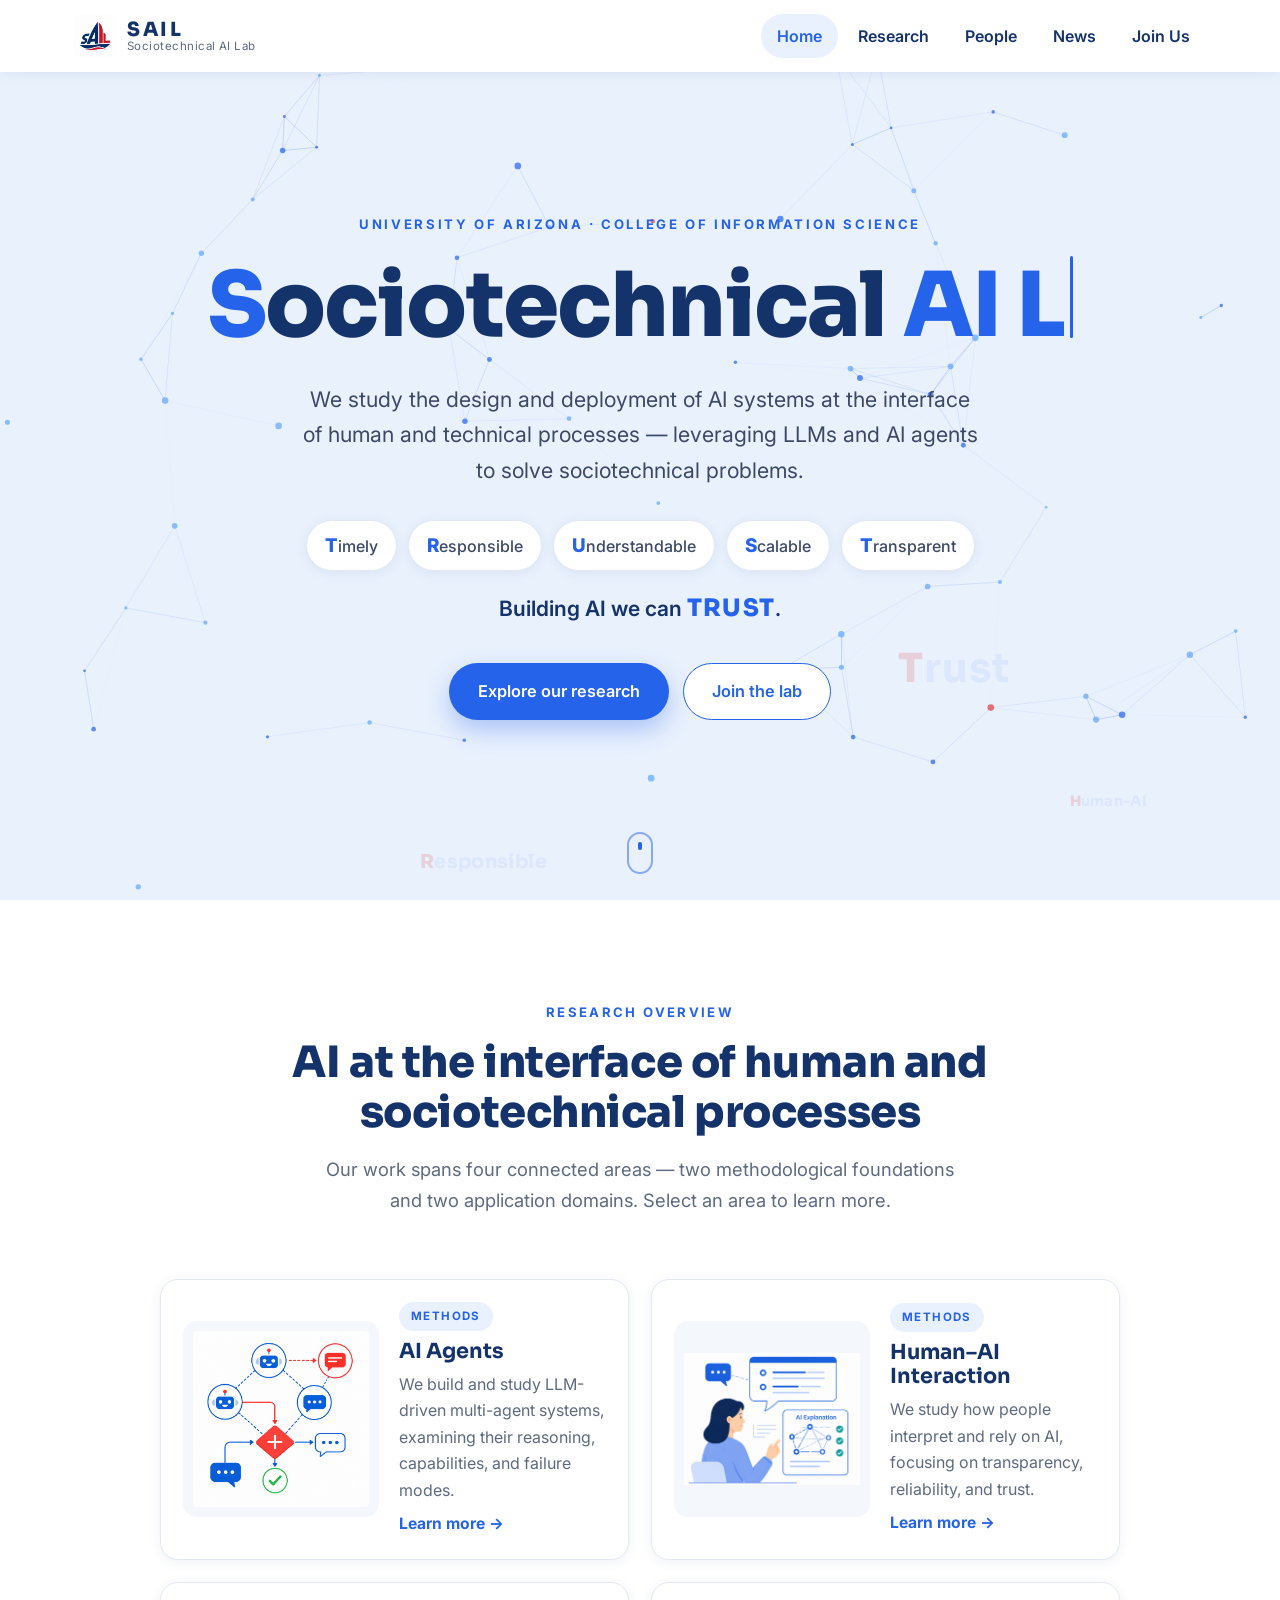
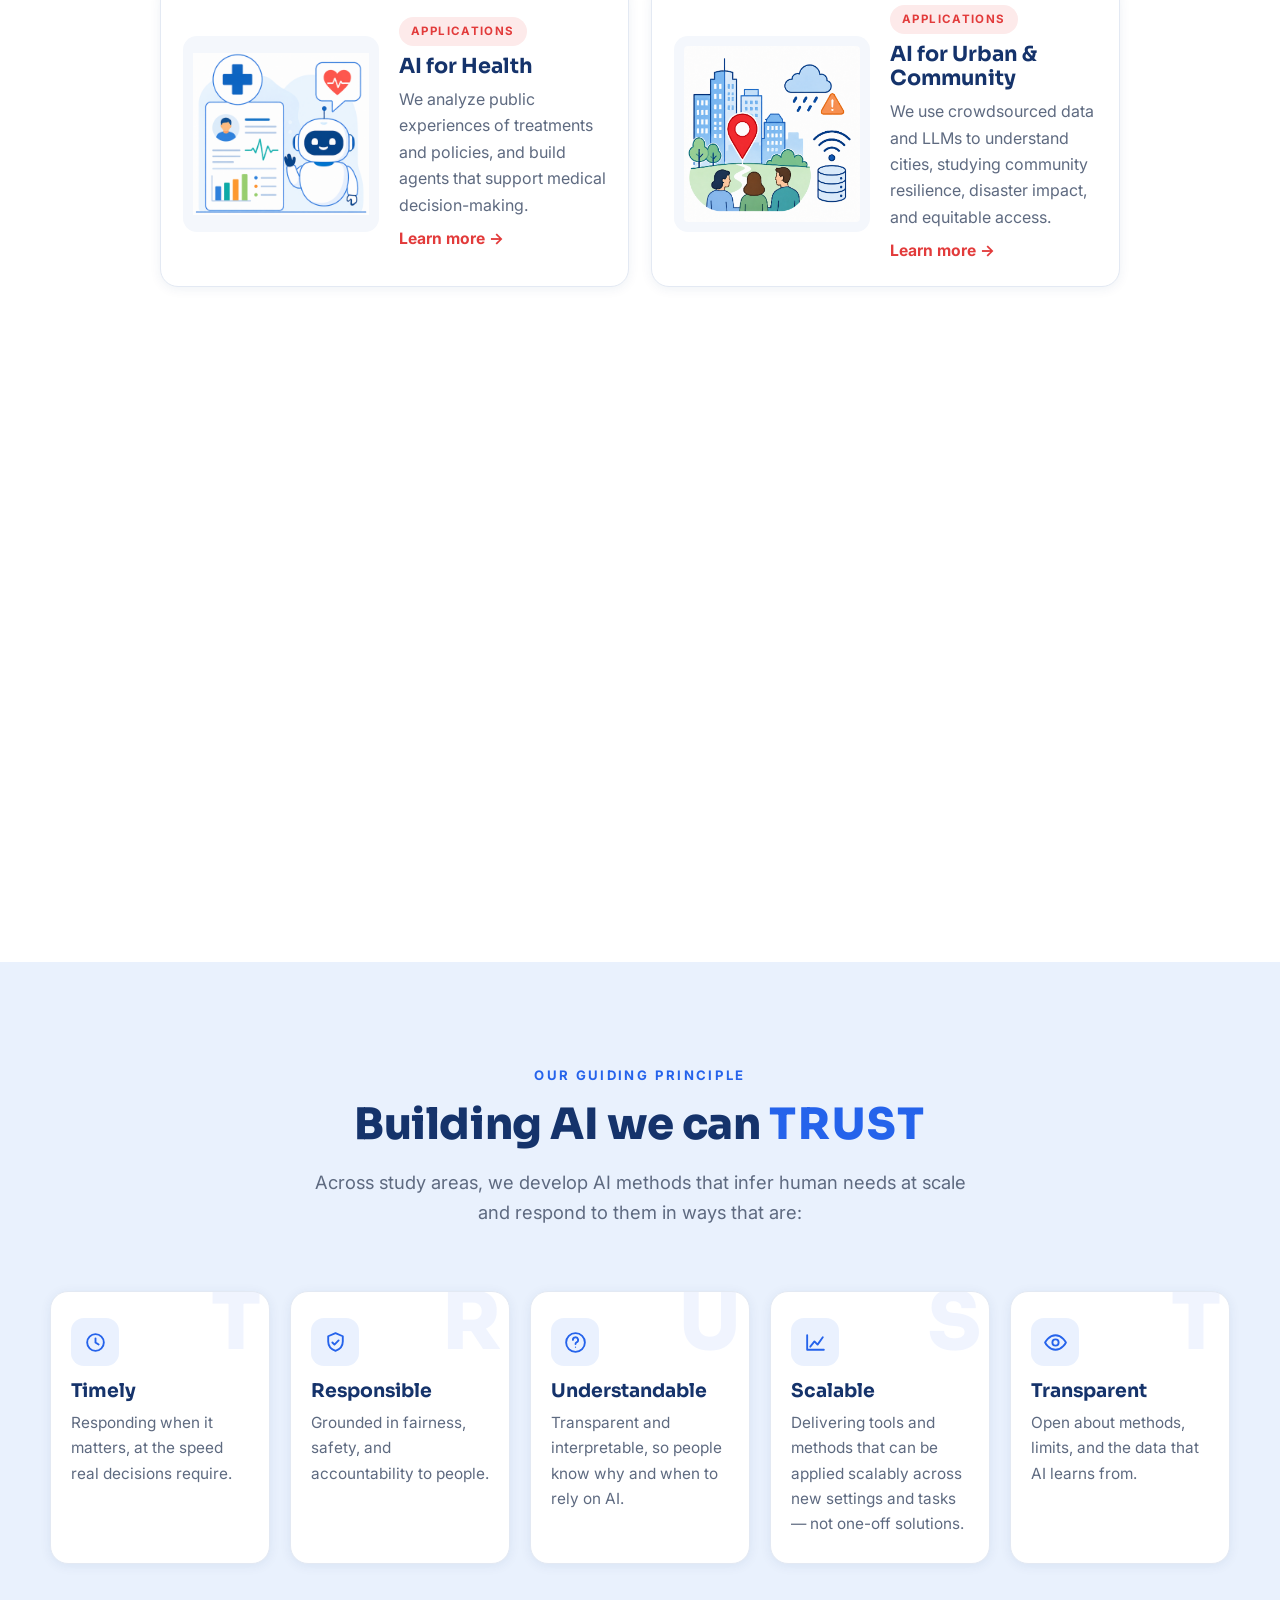
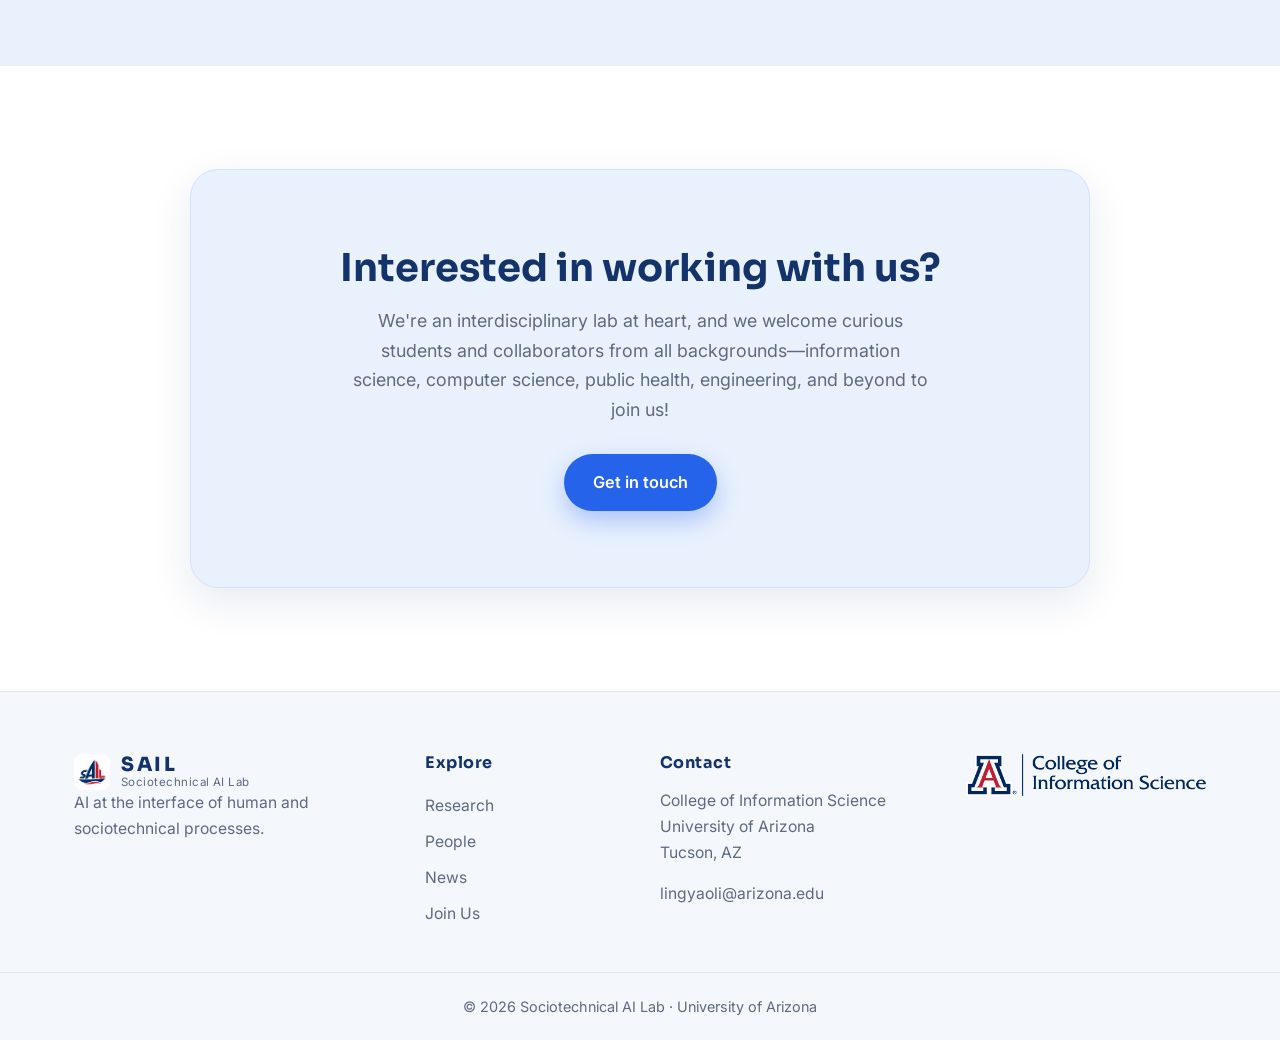
<file: index.html>
<!DOCTYPE html>
<html lang="en">
<head>
  <meta charset="UTF-8" />
  <meta name="viewport" content="width=device-width, initial-scale=1.0" />
  <title>SAIL — Sociotechnical AI Lab | University of Arizona</title>
  <meta name="description" content="The Sociotechnical AI Lab (SAIL) at the University of Arizona College of Information Science, directed by Dr. Lingyao Li, studies AI systems at the interface of human and technical processes — building AI we can TRUST." />
  <link rel="icon" type="image/png" href="assets/img/sail-logo.png" />
  <link rel="preconnect" href="https://fonts.googleapis.com" />
  <link rel="preconnect" href="https://fonts.gstatic.com" crossorigin />
  <link href="https://fonts.googleapis.com/css2?family=Sora:wght@400;500;600;700;800&family=Inter:wght@400;500;600;700&display=swap" rel="stylesheet" />
  <link rel="stylesheet" href="css/styles.css" />
</head>
<body>

  <!-- ============ NAVBAR ============ -->
  <header class="nav" id="nav">
    <div class="nav__inner">
      <a class="brand" href="index.html" aria-label="SAIL home">
        <span class="brand__mark" aria-hidden="true">
          <img src="assets/img/sail-logo.png" alt="SAIL logo" width="42" height="42" />
        </span>
        <span class="brand__text">
          <strong>SAIL</strong>
          <em>Sociotechnical AI Lab</em>
        </span>
      </a>

      <nav class="nav__links" aria-label="Primary">
        <a href="index.html" class="is-active">Home</a>
        <a href="research.html">Research</a>
        <a href="people.html">People</a>
        <a href="news.html">News</a>
        <a href="join.html">Join Us</a>
      </nav>

      <button class="nav__toggle" id="navToggle" aria-label="Toggle menu" aria-expanded="false">
        <span></span><span></span><span></span>
      </button>
    </div>
  </header>

  <!-- ============ HERO ============ -->
  <section class="hero">
    <canvas class="hero__canvas" id="netCanvas" aria-hidden="true"></canvas>
    <div class="hero__wordcloud" id="wordCloud" aria-hidden="true"></div>
    <div class="hero__overlay"></div>

    <div class="hero__content">
      <p class="hero__eyebrow">University of Arizona · College of Information Science</p>
      <h1 class="hero__title" id="heroTitle">
        <span class="grad">S</span>ociotechnical <span class="grad">AI</span> <span class="grad">L</span>ab <span class="hero__abbr">(SAIL)</span>
      </h1>
      <p class="hero__lede">
        We study the design and deployment of AI systems at the interface of
        human and technical processes — leveraging LLMs and AI agents to solve
        sociotechnical problems.
      </p>

      <div class="hero__trust" id="trustStrip">
        <span><b>T</b>imely</span>
        <span><b>R</b>esponsible</span>
        <span><b>U</b>nderstandable</span>
        <span><b>S</b>calable</span>
        <span><b>T</b>ransparent</span>
      </div>
      <p class="hero__tagline">Building AI we can <span class="trustword">TRUST</span>.</p>

      <div class="hero__cta">
        <a href="research.html" class="btn btn--primary">Explore our research</a>
        <a href="join.html" class="btn btn--ghost">Join the lab</a>
      </div>
    </div>

    <a href="#overview" class="hero__scroll" aria-label="Scroll to overview">
      <span></span>
    </a>
  </section>

  <!-- ============ RESEARCH OVERVIEW DIAGRAM ============ -->
  <section class="overview" id="overview">
    <div class="section-head">
      <p class="kicker">Research Overview</p>
      <h2>AI at the interface of human and sociotechnical processes</h2>
      <p class="section-sub">
        Our work spans four connected areas — two methodological foundations and
        two application domains. Select an area to learn more.
      </p>
    </div>

    <div class="diagram" id="diagram">
      <!-- AI Agents -->
      <a class="node node--method" href="research.html#agents" data-area="agents">
        <img class="node__img" src="assets/img/area-agents.png" alt="AI agents collaborating in a multi-agent network" loading="lazy" />
        <div class="node__body">
          <span class="node__tag">Methods</span>
          <h3>AI Agents</h3>
          <p>We build and study LLM-driven multi-agent systems, examining their reasoning, capabilities, and failure modes.</p>
          <span class="node__more">Learn more →</span>
        </div>
      </a>

      <!-- Human-AI Interaction -->
      <a class="node node--method" href="research.html#interaction" data-area="interaction">
        <img class="node__img" src="assets/img/area-interaction.png" alt="A person interpreting an AI explanation" loading="lazy" />
        <div class="node__body">
          <span class="node__tag">Methods</span>
          <h3>Human–AI Interaction</h3>
          <p>We study how people interpret and rely on AI, focusing on transparency, reliability, and trust.</p>
          <span class="node__more">Learn more →</span>
        </div>
      </a>

      <!-- Healthcare -->
      <a class="node node--app" href="research.html#health" data-area="health">
        <img class="node__img" src="assets/img/area-health.png" alt="An AI health assistant alongside medical records" loading="lazy" />
        <div class="node__body">
          <span class="node__tag">Applications</span>
          <h3>AI for Health</h3>
          <p>We analyze public experiences of treatments and policies, and build agents that support medical decision-making.</p>
          <span class="node__more">Learn more →</span>
        </div>
      </a>

      <!-- Urban -->
      <a class="node node--app" href="research.html#urban" data-area="urban">
        <img class="node__img" src="assets/img/area-urban.png" alt="An urban community with crowdsourced data and disaster signals" loading="lazy" />
        <div class="node__body">
          <span class="node__tag">Applications</span>
          <h3>AI for Urban &amp; Community</h3>
          <p>We use crowdsourced data and LLMs to understand cities, studying community resilience, disaster impact, and equitable access.</p>
          <span class="node__more">Learn more →</span>
        </div>
      </a>
    </div>

    <!-- description under the figure -->
    <div class="overview__desc">
      <p>
        AI's hardest challenges are not only technical but also
        <strong>sociotechnical</strong>, arising from how capable models interact
        with the people who use them. Our <strong>Sociotechnical AI Lab (SAIL)</strong> 
        studies that interaction directly, asking:
        What can today's AI systems do reliably, and where do they fail?
        How do people understand, trust, and adapt these systems in everyday
        settings like health and urban life? And how can we design agents that are
        not only capable, but transparent and useful to the communities they serve?
      </p>
      <p>
        SAIL develops and evaluates large language models and AI agents, and
        applies them with human-generated data to address sociotechnical problems.
        Our two methodological areas are tightly coupled: <em>Agent design</em>
        shapes the questions we ask about <em>human-AI interaction</em>, and
        findings on interaction guide how we build AI agents.
      </p>
      <p>
        We ground this framework in two application domains. In
        <strong>healthcare</strong>, we analyze public experiences of treatments
        and policies and build agents that make health information easier to find
        and act on. In <strong>urban</strong> settings, we use crowdsourced data and build models to
        study community resilience, disaster impact, and equitable access, 
        identifying public needs that are otherwise hard to observe at scale.
        Ultimately, we aim to build <strong>trustworthy AI</strong> systems whose
        reliability and transparency make them dependable partners in addressing
        sociotechnical challenges.
      </p>
    </div>
  </section>

  <!-- ============ TRUST VALUES ============ -->
  <section class="trust">
    <div class="section-head">
      <p class="kicker">Our Guiding Principle</p>
      <h2>Building AI we can <span class="trustword">TRUST</span></h2>
      <p class="section-sub">
        Across study areas, we develop AI methods that infer human needs at scale
        and respond to them in ways that are:
      </p>
    </div>

    <div class="trust__grid">
      <div class="value">
        <span class="value__letter">T</span>
        <span class="value__ic" aria-hidden="true">
          <svg viewBox="0 0 24 24" fill="none" stroke="currentColor" stroke-width="1.8" stroke-linecap="round"><circle cx="12" cy="12" r="8"/><path d="M12 8v4l3 2"/></svg>
        </span>
        <h4>Timely</h4>
        <p>Responding when it matters, at the speed real decisions require.</p>
      </div>
      <div class="value">
        <span class="value__letter">R</span>
        <span class="value__ic" aria-hidden="true">
          <svg viewBox="0 0 24 24" fill="none" stroke="currentColor" stroke-width="1.8" stroke-linecap="round" stroke-linejoin="round"><path d="M12 3l7 3v5c0 4.2-2.8 7.5-7 9-4.2-1.5-7-4.8-7-9V6z"/><path d="M9 12l2 2 4-4"/></svg>
        </span>
        <h4>Responsible</h4>
        <p>Grounded in fairness, safety, and accountability to people.</p>
      </div>
      <div class="value">
        <span class="value__letter">U</span>
        <span class="value__ic" aria-hidden="true">
          <svg viewBox="0 0 24 24" fill="none" stroke="currentColor" stroke-width="1.8" stroke-linecap="round" stroke-linejoin="round"><circle cx="12" cy="12" r="9"/><path d="M9.5 9.5a2.5 2.5 0 1 1 3.5 2.3c-.8.4-1 .8-1 1.7"/><circle cx="12" cy="16.5" r=".6" fill="currentColor" stroke="none"/></svg>
        </span>
        <h4>Understandable</h4>
        <p>Transparent and interpretable, so people know why and when to rely on AI.</p>
      </div>
      <div class="value">
        <span class="value__letter">S</span>
        <span class="value__ic" aria-hidden="true">
          <svg viewBox="0 0 24 24" fill="none" stroke="currentColor" stroke-width="1.8" stroke-linecap="round" stroke-linejoin="round"><path d="M4 19V5M4 19h16"/><path d="M7 16l4-5 3 3 5-7"/></svg>
        </span>
        <h4>Scalable</h4>
        <p>Delivering tools and methods that can be applied scalably across new settings and tasks — not one-off solutions.</p>
      </div>
      <div class="value">
        <span class="value__letter">T</span>
        <span class="value__ic" aria-hidden="true">
          <svg viewBox="0 0 24 24" fill="none" stroke="currentColor" stroke-width="1.8" stroke-linecap="round" stroke-linejoin="round"><path d="M2 12s3.5-7 10-7 10 7 10 7-3.5 7-10 7-10-7-10-7z"/><circle cx="12" cy="12" r="3"/></svg>
        </span>
        <h4>Transparent</h4>
        <p>Open about methods, limits, and the data that AI learns from.</p>
      </div>
    </div>
  </section>

  <!-- ============ CTA BANNER ============ -->
  <section class="join">
    <div class="join__inner">
      <h2>Interested in working with us?</h2>
      <p>We're an interdisciplinary lab at heart, and we welcome curious students and collaborators from all backgrounds—information science, computer science, public health, engineering, and beyond to join us!</p>
      <a href="join.html" class="btn btn--primary">Get in touch</a>
    </div>
  </section>

  <!-- ============ FOOTER ============ -->
  <footer class="footer">
    <div class="footer__inner">
      <div class="footer__col">
        <div class="brand brand--footer">
          <span class="brand__mark" aria-hidden="true">
            <img src="assets/img/sail-logo.png" alt="SAIL logo" width="36" height="36" />
          </span>
          <span class="brand__text">
            <strong>SAIL</strong>
            <em>Sociotechnical AI Lab</em>
          </span>
        </div>
        <p class="footer__about">AI at the interface of human and sociotechnical processes.</p>
      </div>

      <div class="footer__col">
        <h5>Explore</h5>
        <a href="research.html">Research</a>
        <a href="people.html">People</a>
        <a href="news.html">News</a>
        <a href="join.html">Join Us</a>
      </div>

      <div class="footer__col">
        <h5>Contact</h5>
        <p><a href="https://infosci.arizona.edu/" target="_blank" rel="noopener">College of Information Science</a><br><a href="https://www.arizona.edu/" target="_blank" rel="noopener">University of Arizona</a><br>Tucson, AZ</p>
        <a href="mailto:lingyaoli@arizona.edu">lingyaoli@arizona.edu</a>
      </div>

      <div class="footer__col footer__col--logo">
        <img src="assets/img/ua-coi-logo.png" alt="University of Arizona College of Information Science" />
      </div>
    </div>
    <div class="footer__bar">
      <span>© <span id="year"></span> Sociotechnical AI Lab · University of Arizona</span>
    </div>
  </footer>

  <script src="js/main.js"></script>
</body>
</html>
</file>
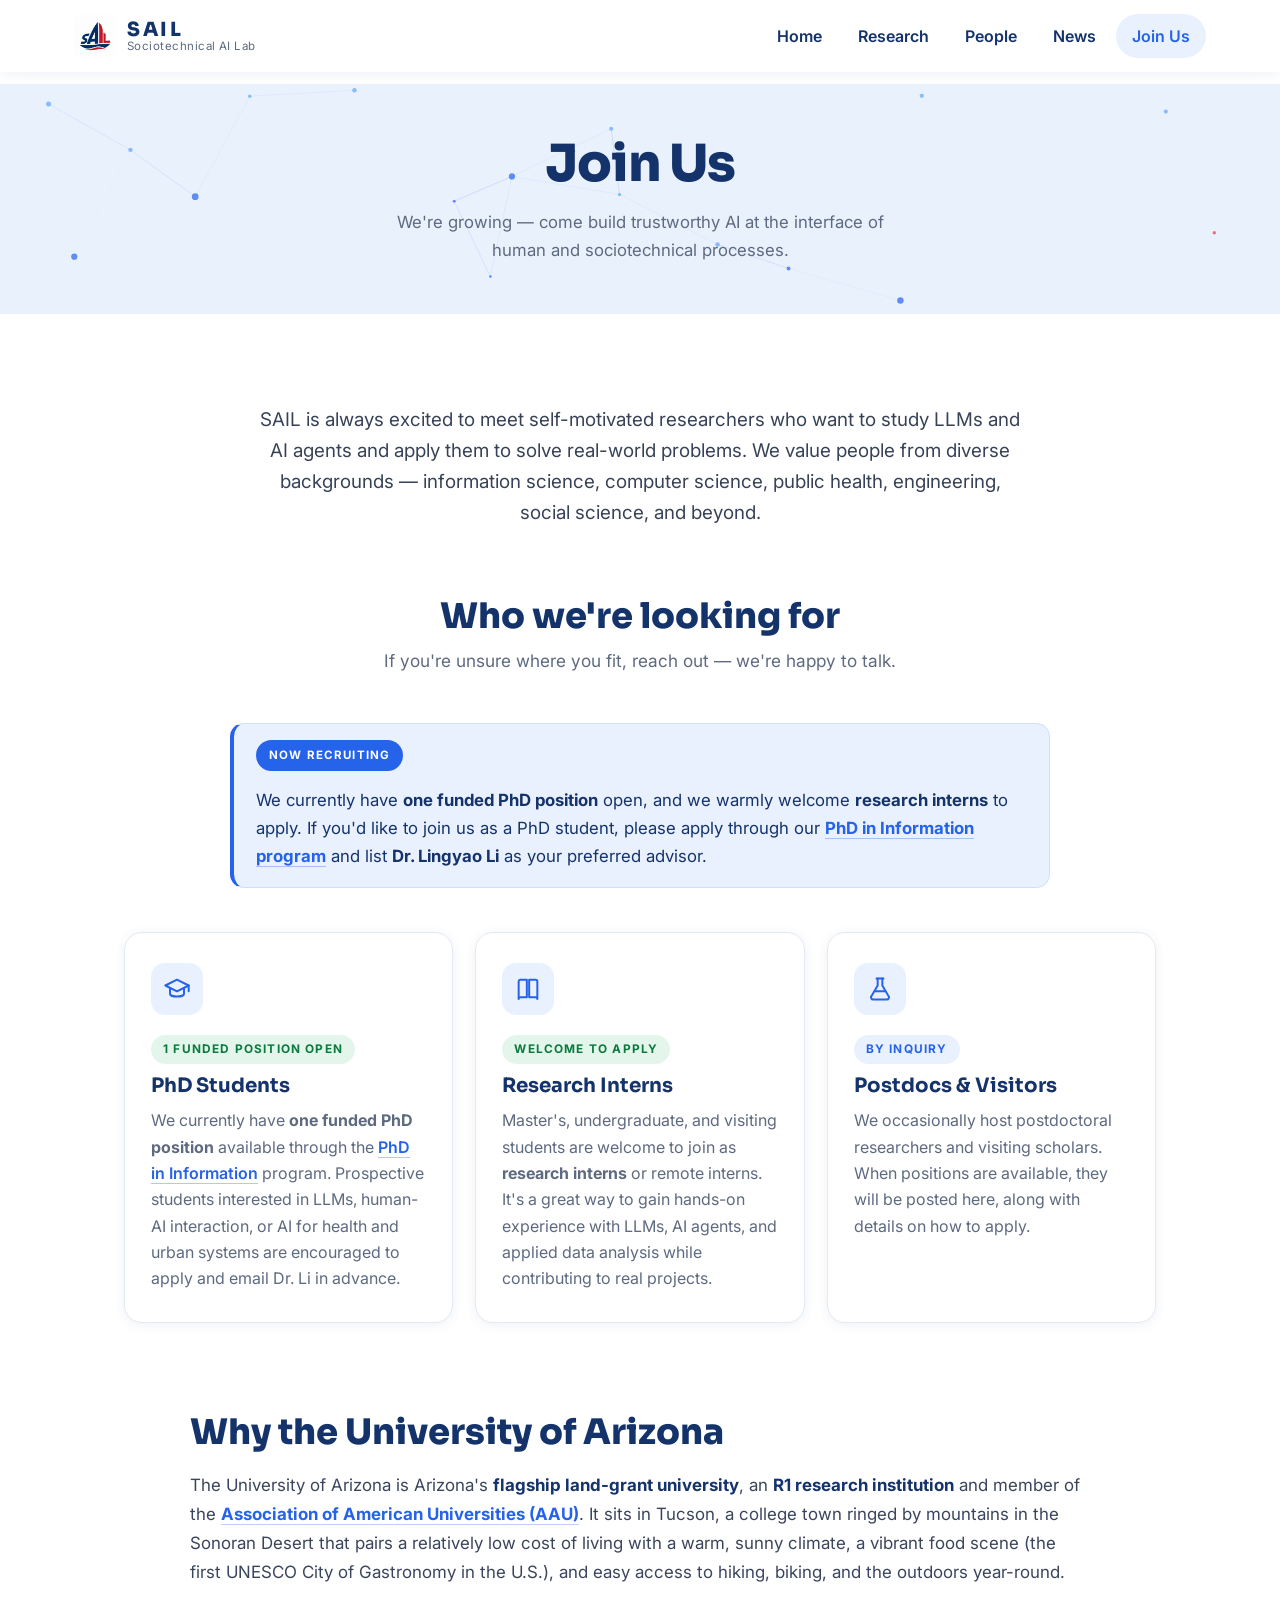
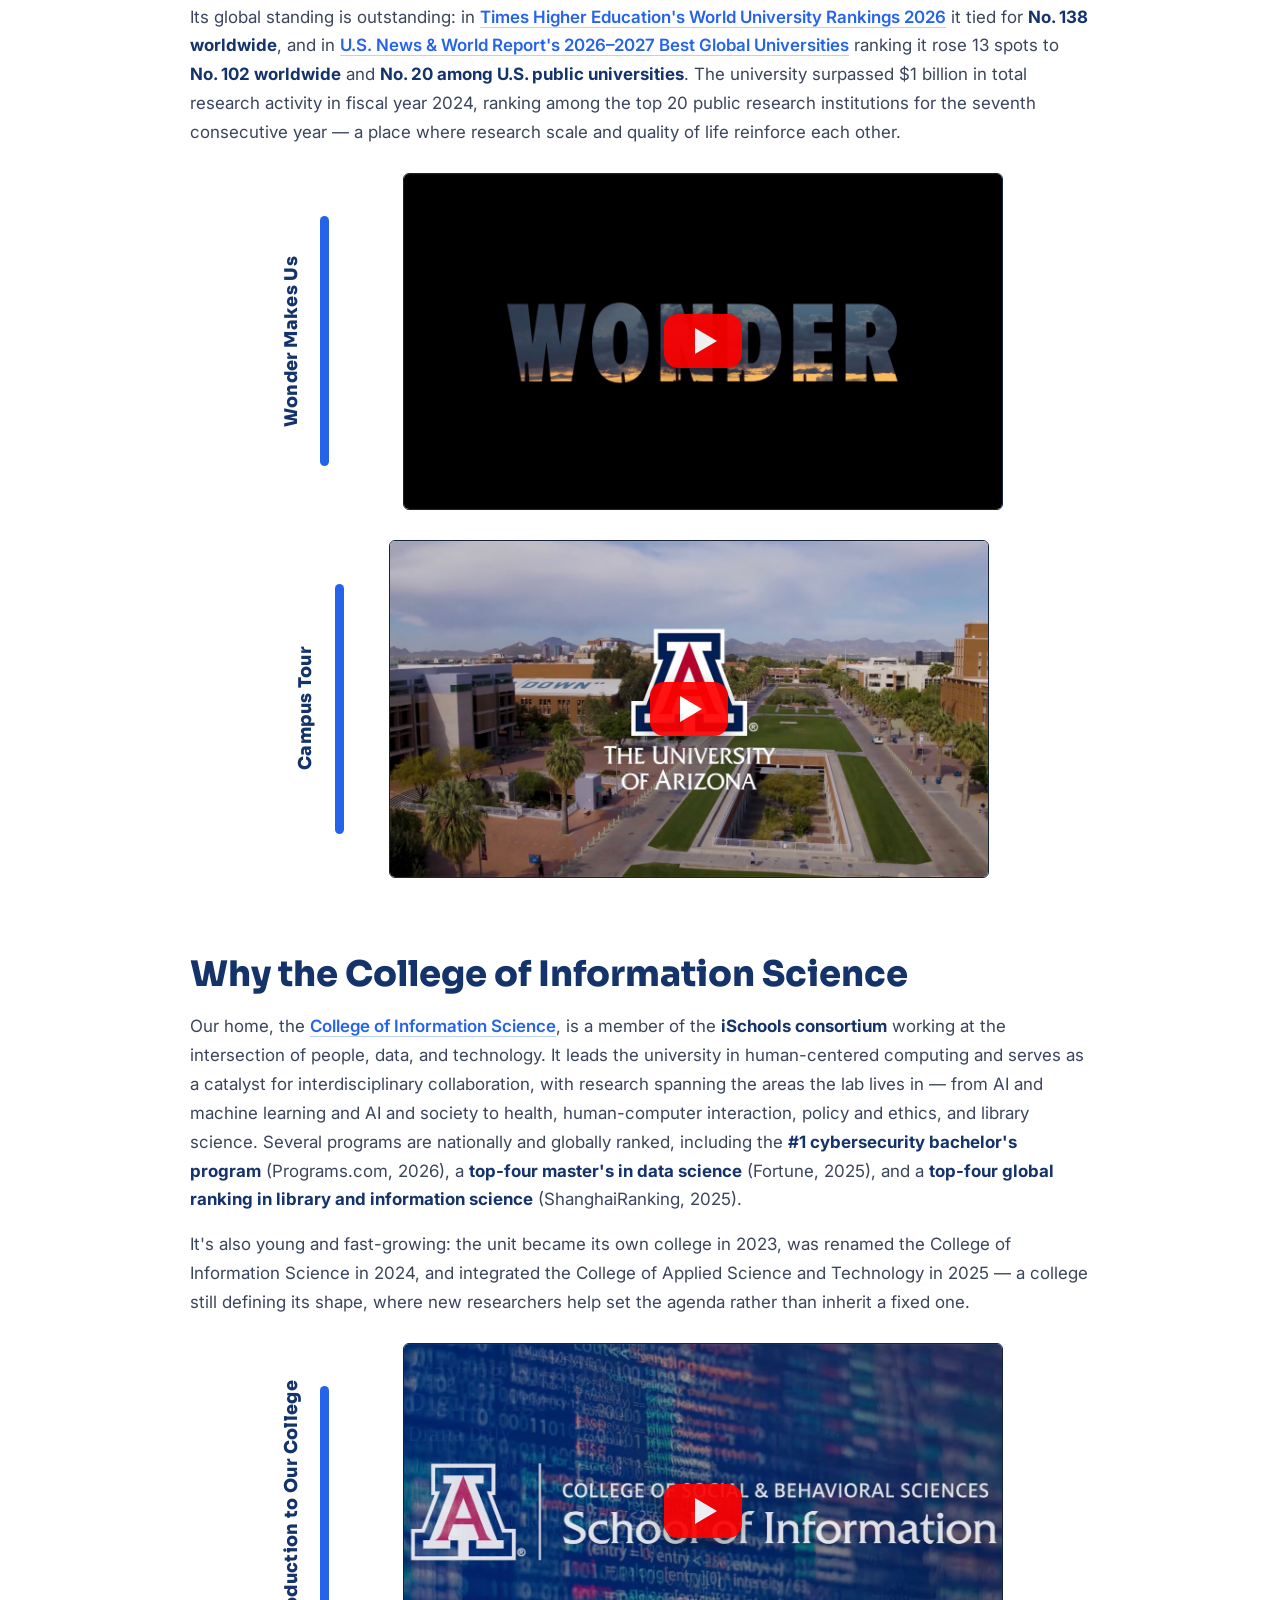
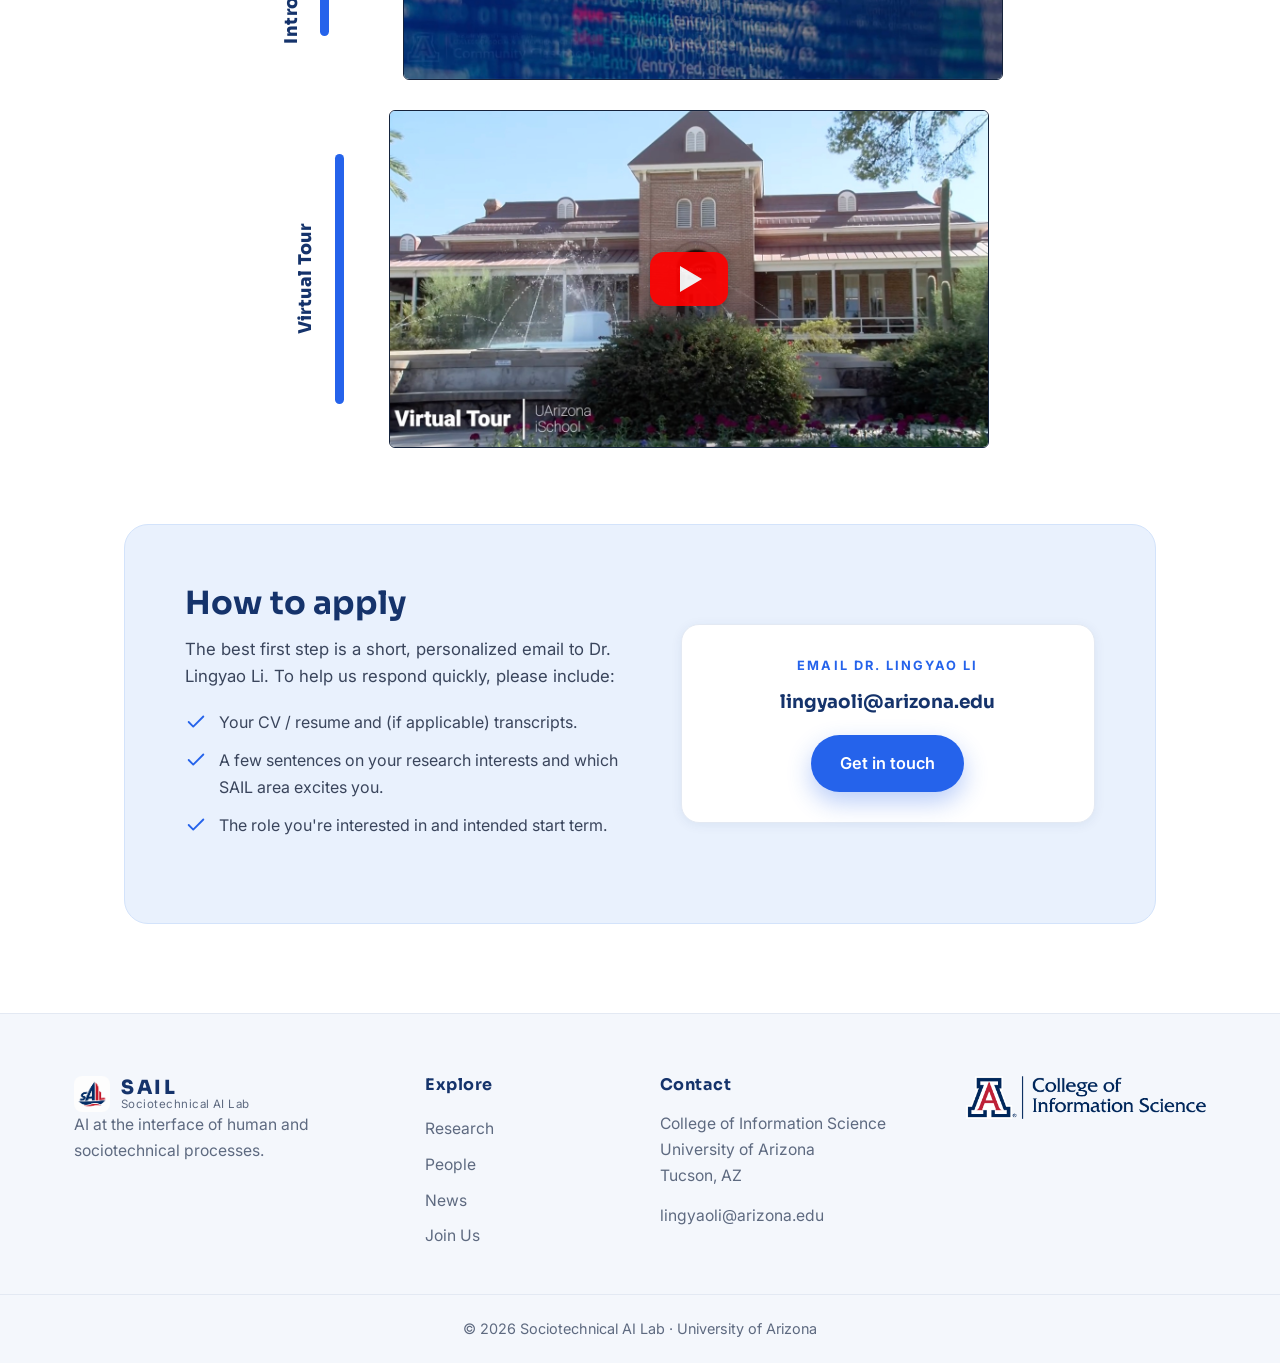
<file: join.html>
<!DOCTYPE html>
<html lang="en">
<head>
  <meta charset="UTF-8" />
  <meta name="viewport" content="width=device-width, initial-scale=1.0" />
  <title>Join Us — SAIL | University of Arizona</title>
  <meta name="description" content="Join the Sociotechnical AI Lab (SAIL) at the University of Arizona. We are recruiting PhD students, master's and undergraduate researchers, and postdocs to build trustworthy AI." />
  <link rel="preconnect" href="https://fonts.googleapis.com" />
  <link rel="preconnect" href="https://fonts.gstatic.com" crossorigin />
  <link href="https://fonts.googleapis.com/css2?family=Sora:wght@400;500;600;700;800&family=Inter:wght@400;500;600;700&display=swap" rel="stylesheet" />
  <link rel="icon" type="image/png" href="assets/img/sail-logo.png" />
  <link rel="stylesheet" href="css/styles.css" />
  <link rel="stylesheet" href="css/page.css" />
</head>
<body>
  <header class="nav scrolled" id="nav">
    <div class="nav__inner">
      <a class="brand" href="index.html" aria-label="SAIL home">
        <span class="brand__mark" aria-hidden="true">
          <img src="assets/img/sail-logo.png" alt="SAIL logo" width="42" height="42" />
        </span>
        <span class="brand__text"><strong>SAIL</strong><em>Sociotechnical AI Lab</em></span>
      </a>
      <nav class="nav__links" aria-label="Primary">
        <a href="index.html">Home</a>
        <a href="research.html">Research</a>
        <a href="people.html">People</a>
        <a href="news.html">News</a>
        <a href="join.html" class="is-active">Join Us</a>
      </nav>
      <button class="nav__toggle" id="navToggle" aria-label="Toggle menu" aria-expanded="false">
        <span></span><span></span><span></span>
      </button>
    </div>
  </header>

  <main class="page">
    <div class="page__hero">
      <canvas class="page__canvas" id="netCanvas" aria-hidden="true"></canvas>
      <div class="page__hero-inner">
        <h1>Join Us</h1>
        <p class="page__sub">We're growing — come build trustworthy AI at the interface of human and sociotechnical processes.</p>
      </div>
    </div>

    <section class="jp">
      <p class="jp__intro">
        SAIL is always excited to meet self-motivated researchers who want to study
        LLMs and AI agents and apply them to solve real-world problems. 
        We value people from diverse backgrounds —
        information science, computer science, public health, 
        engineering, social science, and beyond.
      </p>

      <h2 class="jp__h2">Who we're looking for</h2>
      <p class="jp__lead">If you're unsure where you fit, reach out — we're happy to talk.</p>

      <div class="jp__alert">
        <span class="jp__alert-badge">Now recruiting</span>
        <p>We currently have <strong>one funded PhD position</strong> open, and we warmly welcome <strong>research interns</strong> to apply. If you'd like to join us as a PhD student, please apply through our <a href="https://infosci.arizona.edu/phd-information/admissions-funding" target="_blank" rel="noopener">PhD in Information program</a> and list <strong>Dr. Lingyao Li</strong> as your preferred advisor.</p>
      </div>

      <div class="audience">
        <!-- PhD -->
        <div class="acard">
          <span class="acard__ic" aria-hidden="true">
            <svg viewBox="0 0 24 24" fill="none" stroke="currentColor" stroke-width="1.7" stroke-linecap="round" stroke-linejoin="round">
              <path d="M12 4 22 9l-10 5L2 9z"/><path d="M6 11.5V16c0 1.4 2.7 2.5 6 2.5s6-1.1 6-2.5v-4.5"/><path d="M22 9v5"/>
            </svg>
          </span>
          <span class="tag tag--open">1 funded position open</span>
          <h3>PhD Students</h3>
          <p>We currently have <strong>one funded PhD position</strong> available through the
             <a href="https://infosci.arizona.edu/phd-information" target="_blank" rel="noopener">PhD in Information</a> program.
             Prospective students interested in LLMs, human-AI interaction,
             or AI for health and urban systems are encouraged to apply and email Dr. Li in advance.</p>
        </div>

        <!-- Research Interns -->
        <div class="acard">
          <span class="acard__ic" aria-hidden="true">
            <svg viewBox="0 0 24 24" fill="none" stroke="currentColor" stroke-width="1.7" stroke-linecap="round" stroke-linejoin="round">
              <path d="M4 5.5A1.5 1.5 0 0 1 5.5 4H11v15H5.5A1.5 1.5 0 0 0 4 20.5z"/><path d="M20 5.5A1.5 1.5 0 0 0 18.5 4H13v15h5.5a1.5 1.5 0 0 1 1.5 1.5z"/>
            </svg>
          </span>
          <span class="tag tag--open">Welcome to apply</span>
          <h3>Research Interns</h3>
          <p>Master's, undergraduate, and visiting students are welcome to join as
             <strong>research interns</strong> or remote interns. It's a great way to gain hands-on experience
             with LLMs, AI agents, and applied data analysis while contributing to real projects.</p>
        </div>

        <!-- Postdoc / Visiting -->
        <div class="acard">
          <span class="acard__ic" aria-hidden="true">
            <svg viewBox="0 0 24 24" fill="none" stroke="currentColor" stroke-width="1.7" stroke-linecap="round" stroke-linejoin="round">
              <path d="M9 3h6"/><path d="M10 3v6l-5 8.5A2 2 0 0 0 6.7 21h10.6a2 2 0 0 0 1.7-3.5L14 9V3"/><path d="M8 14h8"/>
            </svg>
          </span>
          <span class="tag">By inquiry</span>
          <h3>Postdocs &amp; Visitors</h3>
          <p>We occasionally host postdoctoral researchers and visiting scholars.
             When positions are available, they will be posted here, along with
             details on how to apply.</p>
        </div>
      </div>

      <!-- Why UA -->
      <div class="jp__why">
        <h2 class="jp__h2">Why the University of Arizona</h2>
        <p>The University of Arizona is Arizona's <strong>flagship land-grant university</strong>, an <strong>R1 research institution</strong> and member of the <a href="https://www.aau.edu/who-we-are/our-members" target="_blank" rel="noopener"><strong>Association of American Universities (AAU)</strong></a>. It sits in Tucson, a college town ringed by mountains in the Sonoran Desert that pairs a relatively low cost of living with a warm, sunny climate, a vibrant food scene (the first UNESCO City of Gastronomy in the U.S.), and easy access to hiking, biking, and the outdoors year-round.</p>
        <p>Its global standing is outstanding: in <a href="https://www.timeshighereducation.com/world-university-rankings/2026/world-ranking" target="_blank" rel="noopener">Times Higher Education's World University Rankings 2026</a> it tied for <strong>No. 138 worldwide</strong>, and in <a href="https://www.usnews.com/education/best-global-universities/rankings" target="_blank" rel="noopener">U.S. News &amp; World Report's 2026–2027 Best Global Universities</a> ranking it rose 13 spots to <strong>No. 102 worldwide</strong> and <strong>No. 20 among U.S. public universities</strong>. The university surpassed $1 billion in total research activity in fiscal year 2024, ranking among the top 20 public research institutions for the seventh consecutive year — a place where research scale and quality of life reinforce each other.</p>
        <div class="videos">
          <div class="vrow">
            <div class="vrow__side"><span class="vrow__title">Wonder Makes Us</span><span class="vrow__bar"></span></div>
            <a class="video" href="https://www.youtube.com/watch?v=N2xQaFZc1qI" target="_blank" rel="noopener" aria-label="Watch University of Arizona video on YouTube">
              <img src="assets/img/video1.jpg" alt="University of Arizona video" loading="lazy" />
              <span class="video__play" aria-hidden="true"></span>
            </a>
          </div>
          <div class="vrow">
            <div class="vrow__side"><span class="vrow__title">Campus Tour</span><span class="vrow__bar"></span></div>
            <a class="video" href="https://www.youtube.com/watch?v=EzNapKeTCHk" target="_blank" rel="noopener" aria-label="Watch University of Arizona video on YouTube">
              <img src="assets/img/video2.jpg" alt="University of Arizona video" loading="lazy" />
              <span class="video__play" aria-hidden="true"></span>
            </a>
          </div>
        </div>
      </div>

      <!-- Why College of Information Science -->
      <div class="jp__why">
        <h2 class="jp__h2">Why the College of Information Science</h2>
        <p>Our home, the <a href="https://infosci.arizona.edu/" target="_blank" rel="noopener">College of Information Science</a>, is a member of the <strong>iSchools consortium</strong> working at the intersection of people, data, and technology. It leads the university in human-centered computing and serves as a catalyst for interdisciplinary collaboration, with research spanning the areas the lab lives in — from AI and machine learning and AI and society to health, human-computer interaction, policy and ethics, and library science. Several programs are nationally and globally ranked, including the <strong>#1 cybersecurity bachelor's program</strong> (Programs.com, 2026), a <strong>top-four master's in data science</strong> (Fortune, 2025), and a <strong>top-four global ranking in library and information science</strong> (ShanghaiRanking, 2025).</p>
        <p>It's also young and fast-growing: the unit became its own college in 2023, was renamed the College of Information Science in 2024, and integrated the College of Applied Science and Technology in 2025 — a college still defining its shape, where new researchers help set the agenda rather than inherit a fixed one.</p>
        <div class="videos">
          <div class="vrow">
            <div class="vrow__side"><span class="vrow__title">Introduction to Our College</span><span class="vrow__bar"></span></div>
            <a class="video" href="https://www.youtube.com/watch?v=BDhdzNr3qyw" target="_blank" rel="noopener" aria-label="Watch College of Information Science video on YouTube">
              <img src="assets/img/video3.jpg" alt="College of Information Science video" loading="lazy" />
              <span class="video__play" aria-hidden="true"></span>
            </a>
          </div>
          <div class="vrow">
            <div class="vrow__side"><span class="vrow__title">Virtual Tour</span><span class="vrow__bar"></span></div>
            <a class="video" href="https://www.youtube.com/watch?v=qKYobmgblao" target="_blank" rel="noopener" aria-label="Watch College of Information Science video on YouTube">
              <img src="assets/img/video4.jpg" alt="College of Information Science video" loading="lazy" />
              <span class="video__play" aria-hidden="true"></span>
            </a>
          </div>
        </div>
      </div>

      <!-- How to apply -->
      <div class="apply">
        <div class="apply__text">
          <h2>How to apply</h2>
          <p>The best first step is a short, personalized email to Dr. Lingyao Li.
             To help us respond quickly, please include:</p>
          <ul class="apply__list">
            <li>
              <svg viewBox="0 0 24 24" fill="none" stroke="currentColor" stroke-width="2" stroke-linecap="round" stroke-linejoin="round"><path d="M20 6 9 17l-5-5"/></svg>
              <span>Your CV / resume and (if applicable) transcripts.</span>
            </li>
            <li>
              <svg viewBox="0 0 24 24" fill="none" stroke="currentColor" stroke-width="2" stroke-linecap="round" stroke-linejoin="round"><path d="M20 6 9 17l-5-5"/></svg>
              <span>A few sentences on your research interests and which SAIL area excites you.</span>
            </li>
            <li>
              <svg viewBox="0 0 24 24" fill="none" stroke="currentColor" stroke-width="2" stroke-linecap="round" stroke-linejoin="round"><path d="M20 6 9 17l-5-5"/></svg>
              <span>The role you're interested in and intended start term.</span>
            </li>
          </ul>
        </div>
        <div class="apply__cta">
          <span>Email Dr. Lingyao Li</span>
          <a class="mail" href="mailto:lingyaoli@arizona.edu?subject=Joining%20SAIL">lingyaoli@arizona.edu</a>
          <a class="btn btn--primary" href="mailto:lingyaoli@arizona.edu?subject=Joining%20SAIL">Get in touch</a>
        </div>
      </div>
    </section>
  </main>

  <footer class="footer">
    <div class="footer__inner">
      <div class="footer__col">
        <div class="brand brand--footer">
          <span class="brand__mark" aria-hidden="true">
            <img src="assets/img/sail-logo.png" alt="SAIL logo" width="36" height="36" />
          </span>
          <span class="brand__text"><strong>SAIL</strong><em>Sociotechnical AI Lab</em></span>
        </div>
        <p class="footer__about">AI at the interface of human and sociotechnical processes.</p>
      </div>
      <div class="footer__col">
        <h5>Explore</h5>
        <a href="research.html">Research</a>
        <a href="people.html">People</a>
        <a href="news.html">News</a>
        <a href="join.html">Join Us</a>
      </div>
      <div class="footer__col">
        <h5>Contact</h5>
        <p><a href="https://infosci.arizona.edu/" target="_blank" rel="noopener">College of Information Science</a><br><a href="https://www.arizona.edu/" target="_blank" rel="noopener">University of Arizona</a><br>Tucson, AZ</p>
        <a href="mailto:lingyaoli@arizona.edu">lingyaoli@arizona.edu</a>
      </div>
      <div class="footer__col footer__col--logo">
        <img src="assets/img/ua-coi-logo.png" alt="University of Arizona College of Information Science" />
      </div>
    </div>
    <div class="footer__bar"><span>&copy; <span id="year"></span> Sociotechnical AI Lab &middot; University of Arizona</span></div>
  </footer>
  <script src="js/main.js"></script>
</body>
</html>
</file>
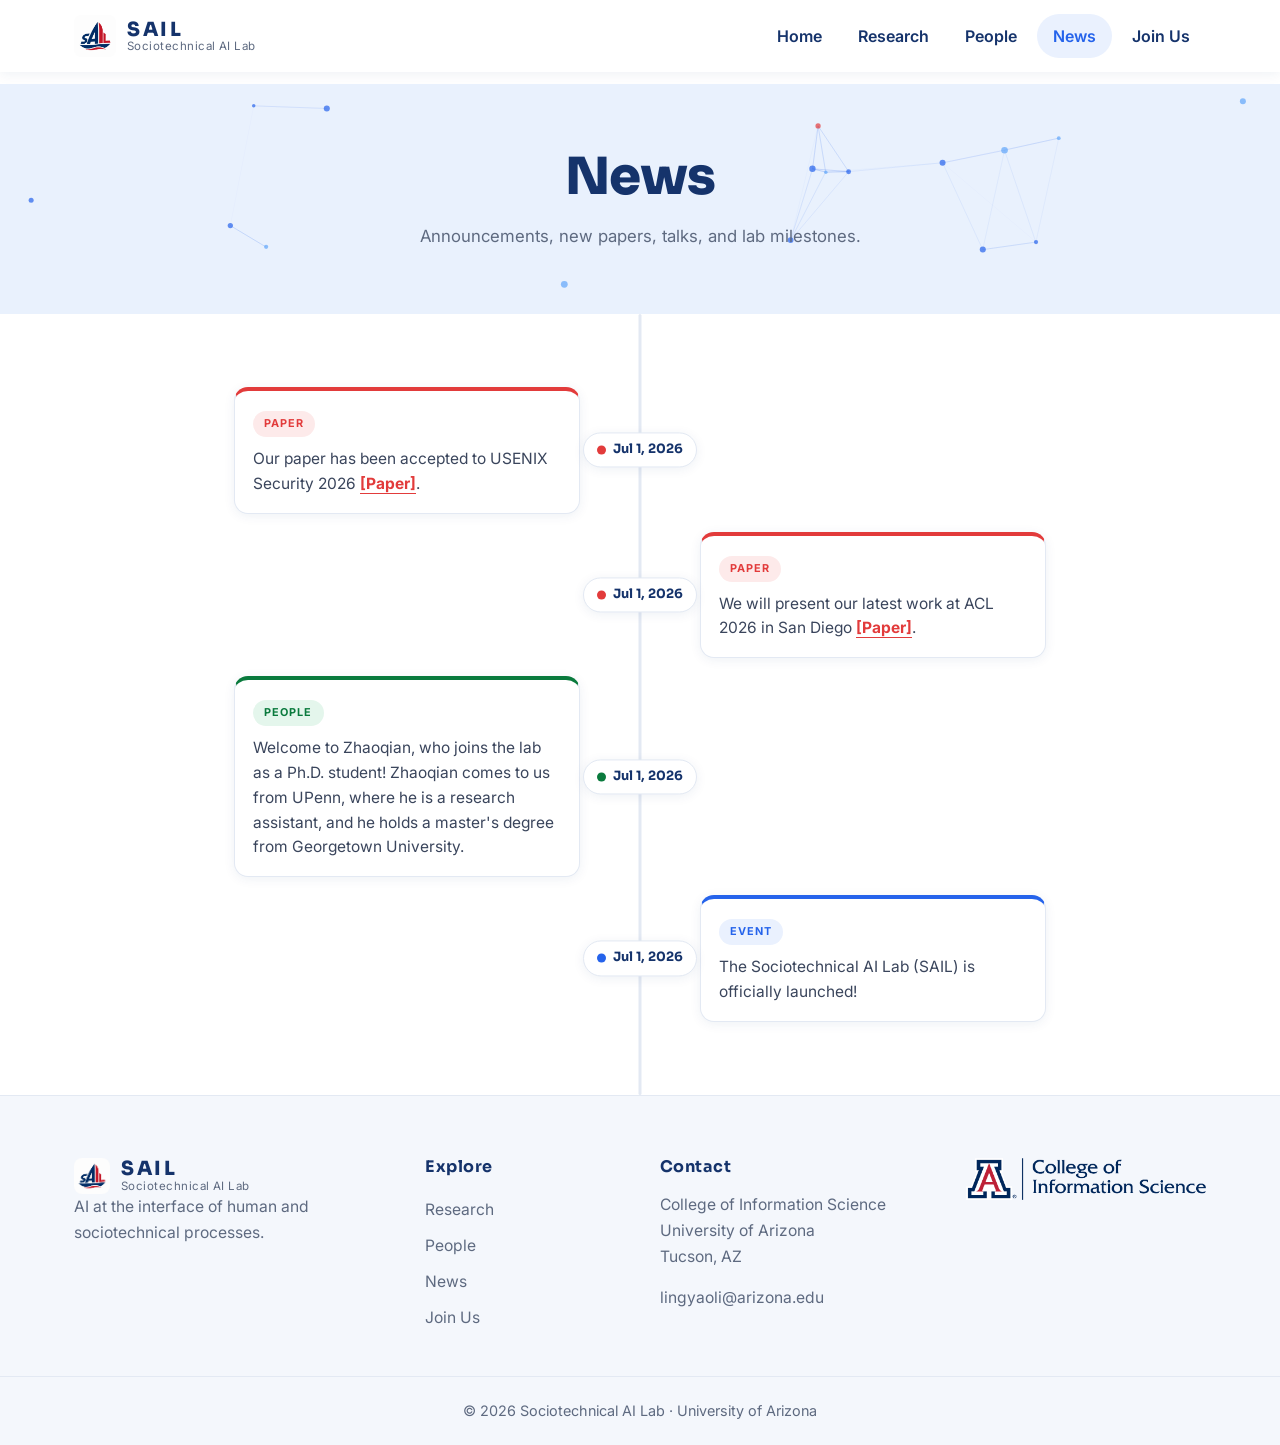
<file: news.html>
<!DOCTYPE html>
<html lang="en">
<head>
  <meta charset="UTF-8" />
  <meta name="viewport" content="width=device-width, initial-scale=1.0" />
  <title>News — SAIL | University of Arizona</title>
  <meta name="description" content="News and milestones from the Sociotechnical AI Lab (SAIL) at the University of Arizona." />
  <link rel="preconnect" href="https://fonts.googleapis.com" />
  <link rel="preconnect" href="https://fonts.gstatic.com" crossorigin />
  <link href="https://fonts.googleapis.com/css2?family=Sora:wght@400;500;600;700;800&family=Inter:wght@400;500;600;700&display=swap" rel="stylesheet" />
  <link rel="icon" type="image/png" href="assets/img/sail-logo.png" />
  <link rel="stylesheet" href="css/styles.css" />
  <link rel="stylesheet" href="css/page.css" />
</head>
<body>
  <header class="nav scrolled" id="nav">
    <div class="nav__inner">
      <a class="brand" href="index.html" aria-label="SAIL home">
        <span class="brand__mark" aria-hidden="true">
          <img src="assets/img/sail-logo.png" alt="SAIL logo" width="42" height="42" />
        </span>
        <span class="brand__text"><strong>SAIL</strong><em>Sociotechnical AI Lab</em></span>
      </a>
      <nav class="nav__links" aria-label="Primary">
        <a href="index.html">Home</a>
        <a href="research.html">Research</a>
        <a href="people.html">People</a>
        <a href="news.html" class="is-active">News</a>
        <a href="join.html">Join Us</a>
      </nav>
      <button class="nav__toggle" id="navToggle" aria-label="Toggle menu" aria-expanded="false">
        <span></span><span></span><span></span>
      </button>
    </div>
  </header>

  <main class="page">
    <div class="page__hero">
      <canvas class="page__canvas" id="netCanvas" aria-hidden="true"></canvas>
      <div class="page__hero-inner">
        <h1>News</h1>
        <p class="page__sub">Announcements, new papers, talks, and lab milestones.</p>
      </div>
    </div>

    <div class="timeline">
      <div class="tl-item tl-item--left tl--paper">
        <span class="tl-date"><span class="dot"></span>Jul 1, 2026</span>
        <div class="tl-card">
          <span class="tl-label">Paper</span>
          <p>Our paper has been accepted to USENIX Security 2026 <a href="https://arxiv.org/abs/2512.02318" target="_blank" rel="noopener">[Paper]</a>.</p>
        </div>
      </div>
      <div class="tl-item tl-item--right tl--paper">
        <span class="tl-date"><span class="dot"></span>Jul 1, 2026</span>
        <div class="tl-card">
          <span class="tl-label">Paper</span>
          <p>We will present our latest work at ACL 2026 in San Diego <a href="https://arxiv.org/abs/2602.14770" target="_blank" rel="noopener">[Paper]</a>.</p>
        </div>
      </div>
      <div class="tl-item tl-item--left tl--people">
        <span class="tl-date"><span class="dot"></span>Jul 1, 2026</span>
        <div class="tl-card">
          <span class="tl-label">People</span>
          <p>Welcome to Zhaoqian, who joins the lab as a Ph.D. student! Zhaoqian comes to us from UPenn, where he is a research assistant, and he holds a master&#x27;s degree from Georgetown University.</p>
        </div>
      </div>
      <div class="tl-item tl-item--right tl--event">
        <span class="tl-date"><span class="dot"></span>Jul 1, 2026</span>
        <div class="tl-card">
          <span class="tl-label">Event</span>
          <p>The Sociotechnical AI Lab (SAIL) is officially launched!</p>
        </div>
      </div>
    </div>
  </main>

  <footer class="footer">
    <div class="footer__inner">
      <div class="footer__col">
        <div class="brand brand--footer">
          <span class="brand__mark" aria-hidden="true">
            <img src="assets/img/sail-logo.png" alt="SAIL logo" width="36" height="36" />
          </span>
          <span class="brand__text"><strong>SAIL</strong><em>Sociotechnical AI Lab</em></span>
        </div>
        <p class="footer__about">AI at the interface of human and sociotechnical processes.</p>
      </div>
      <div class="footer__col">
        <h5>Explore</h5>
        <a href="research.html">Research</a>
        <a href="people.html">People</a>
        <a href="news.html">News</a>
        <a href="join.html">Join Us</a>
      </div>
      <div class="footer__col">
        <h5>Contact</h5>
        <p><a href="https://infosci.arizona.edu/" target="_blank" rel="noopener">College of Information Science</a><br><a href="https://www.arizona.edu/" target="_blank" rel="noopener">University of Arizona</a><br>Tucson, AZ</p>
        <a href="mailto:lingyaoli@arizona.edu">lingyaoli@arizona.edu</a>
      </div>
      <div class="footer__col footer__col--logo">
        <img src="assets/img/ua-coi-logo.png" alt="University of Arizona College of Information Science" />
      </div>
    </div>
    <div class="footer__bar"><span>&copy; <span id="year"></span> Sociotechnical AI Lab &middot; University of Arizona</span></div>
  </footer>
  <script src="js/main.js"></script>
</body>
</html>
</file>
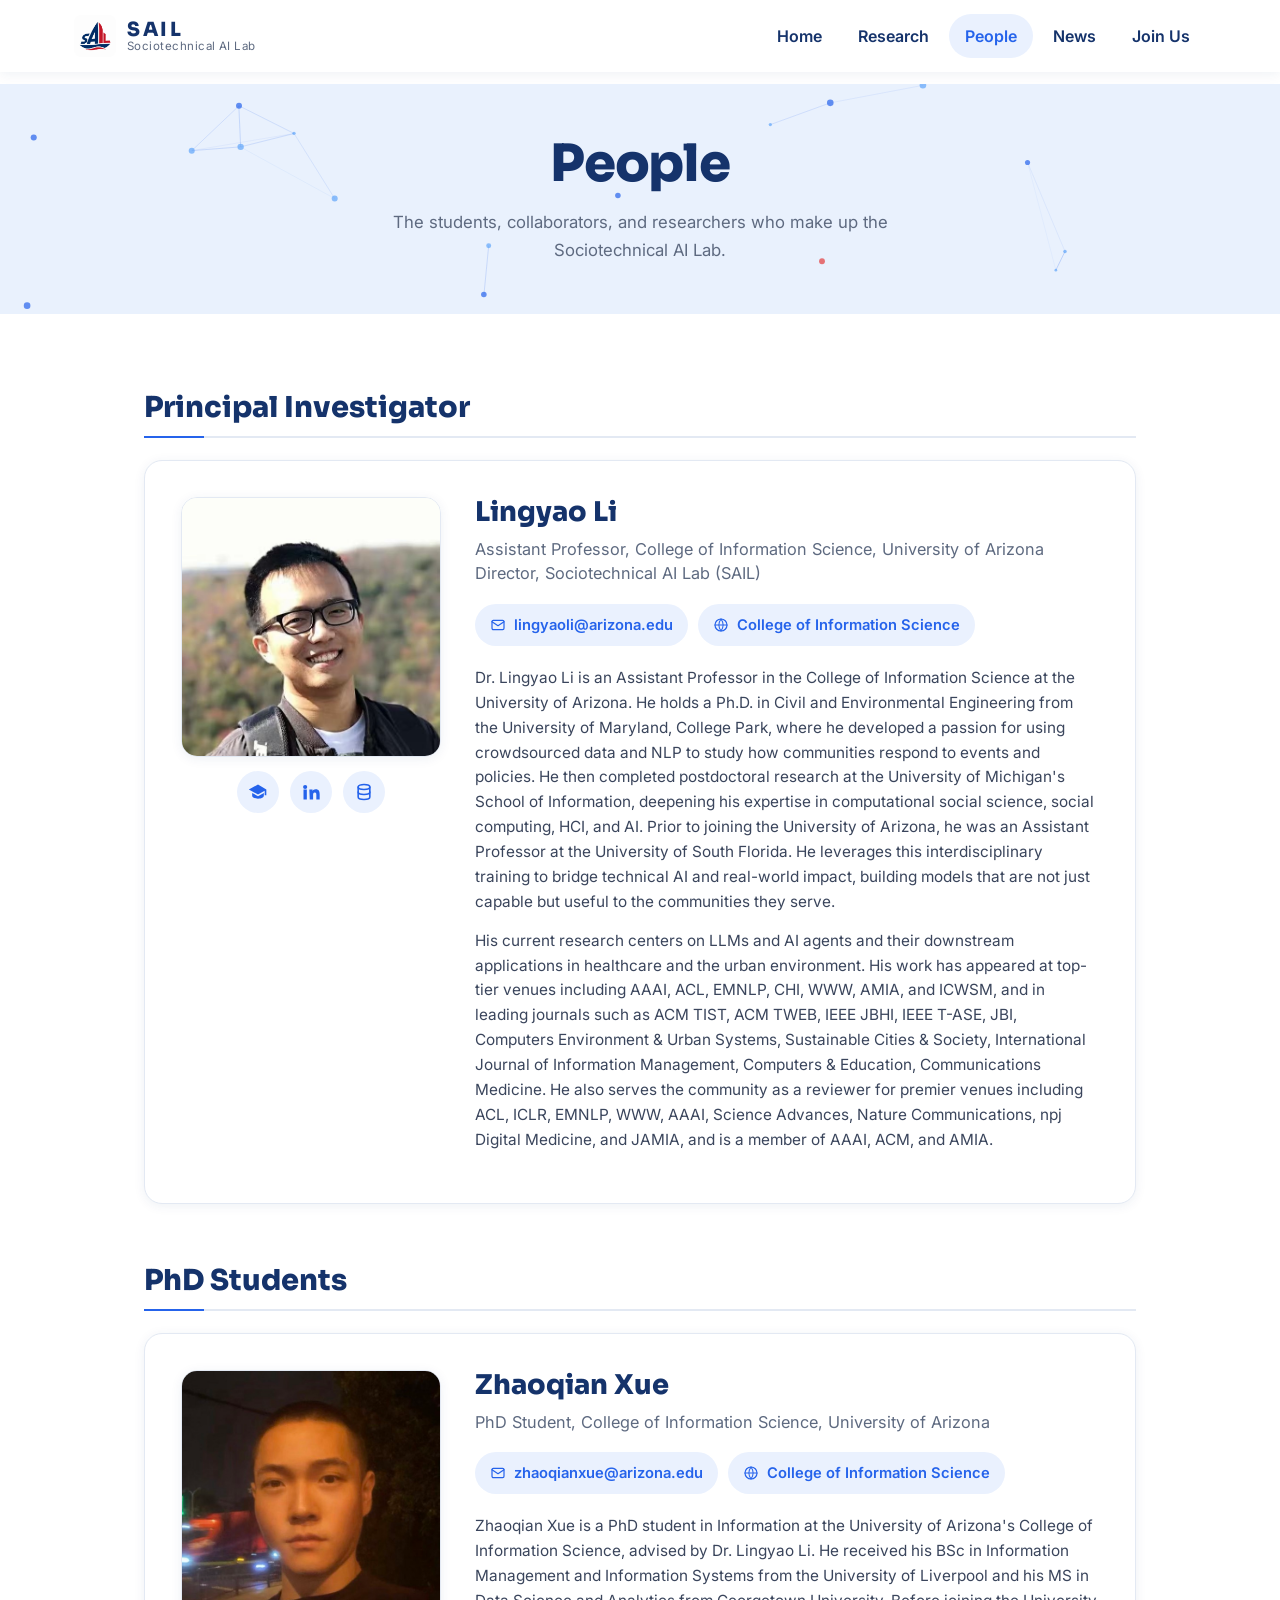
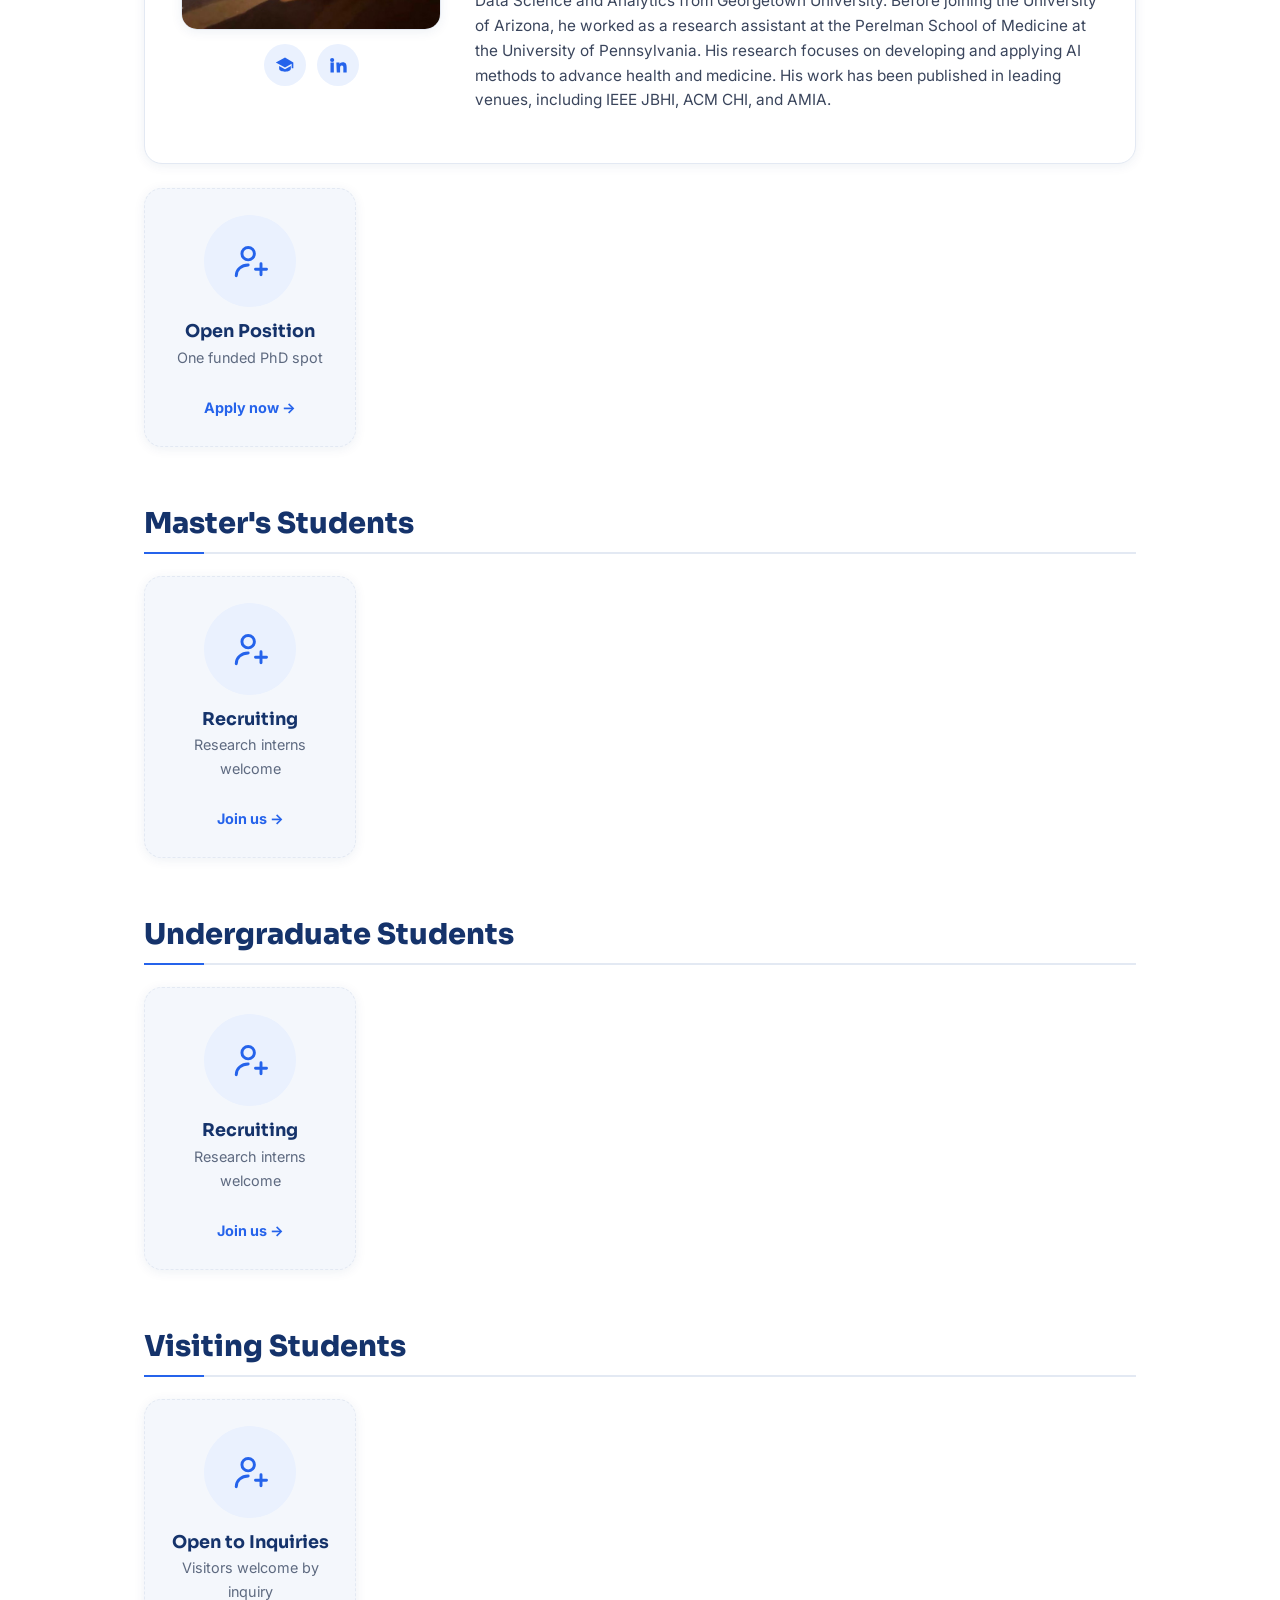
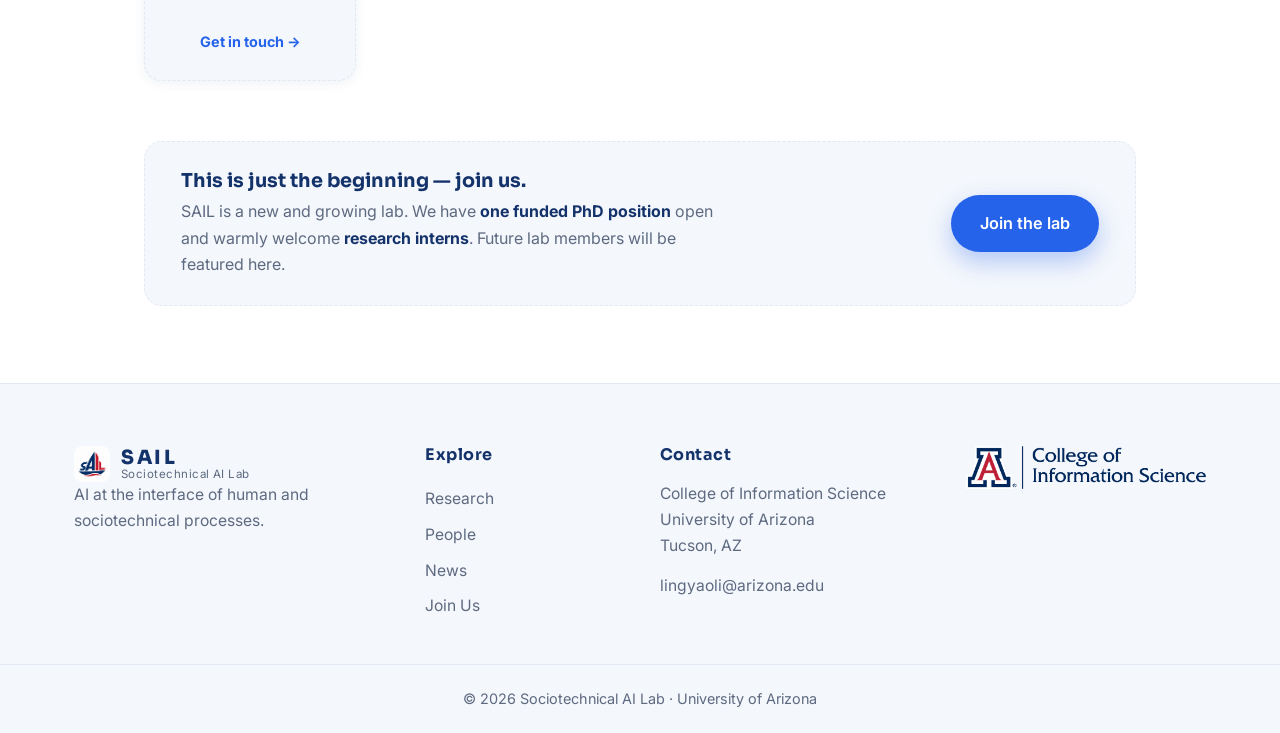
<file: people.html>
<!DOCTYPE html>
<html lang="en">
<head>
  <meta charset="UTF-8" />
  <meta name="viewport" content="width=device-width, initial-scale=1.0" />
  <title>People — SAIL | University of Arizona</title>
  <link rel="preconnect" href="https://fonts.googleapis.com" />
  <link rel="preconnect" href="https://fonts.gstatic.com" crossorigin />
  <link href="https://fonts.googleapis.com/css2?family=Sora:wght@400;500;600;700;800&family=Inter:wght@400;500;600;700&display=swap" rel="stylesheet" />
  <link rel="icon" type="image/png" href="assets/img/sail-logo.png" />
  <link rel="stylesheet" href="css/styles.css" />
  <link rel="stylesheet" href="css/page.css" />
</head>
<body>
  <header class="nav scrolled" id="nav">
    <div class="nav__inner">
      <a class="brand" href="index.html" aria-label="SAIL home">
        <span class="brand__mark" aria-hidden="true">
          <img src="assets/img/sail-logo.png" alt="SAIL logo" width="42" height="42" />
        </span>
        <span class="brand__text"><strong>SAIL</strong><em>Sociotechnical AI Lab</em></span>
      </a>
      <nav class="nav__links" aria-label="Primary">
        <a href="index.html">Home</a>
        <a href="research.html">Research</a>
        <a href="people.html" class="is-active">People</a>
        <a href="news.html">News</a>
        <a href="join.html">Join Us</a>
      </nav>
      <button class="nav__toggle" id="navToggle" aria-label="Toggle menu" aria-expanded="false">
        <span></span><span></span><span></span>
      </button>
    </div>
  </header>

  <main class="page">
    <div class="page__hero">
      <canvas class="page__canvas" id="netCanvas" aria-hidden="true"></canvas>
      <div class="page__hero-inner">
        <h1>People</h1>
        <p class="page__sub">The students, collaborators, and researchers who make up the Sociotechnical AI Lab.</p>
      </div>
    </div>
    <section class="ppl">
      <div class="ppl__group">
        <h2 class="ppl__title">Principal Investigator</h2>

        <article class="pi">
          <div class="pi__photo">
            <img src="assets/img/lingyao-li.png" alt="Dr. Lingyao Li" />
            <div class="pi__social">
              <a href="https://scholar.google.com/citations?user=AhS0SckAAAAJ&hl=en" target="_blank" rel="noopener" aria-label="Google Scholar" title="Google Scholar">
                <svg viewBox="0 0 24 24" fill="currentColor" aria-hidden="true"><path d="M12 3 1 9l11 6 8-4.36V16h2V9L12 3z"/><path d="M5 13.18v3.32C5 18.43 8.13 20 12 20s7-1.57 7-3.5v-3.32l-7 3.82-7-3.82z"/></svg>
              </a>
              <a href="https://www.linkedin.com/in/lilingyao/" target="_blank" rel="noopener" aria-label="LinkedIn" title="LinkedIn">
                <svg viewBox="0 0 24 24" fill="currentColor" aria-hidden="true"><path d="M4.98 3.5a2.5 2.5 0 1 1 0 5 2.5 2.5 0 0 1 0-5zM3 9h4v12H3zM10 9h3.8v1.71h.05c.53-1 1.83-2.06 3.77-2.06 4.03 0 4.78 2.65 4.78 6.1V21h-4v-5.4c0-1.29-.03-2.95-1.8-2.95-1.8 0-2.08 1.4-2.08 2.85V21h-4z"/></svg>
              </a>
              <a href="https://dblp.org/pid/300/2457.html" target="_blank" rel="noopener" aria-label="DBLP" title="DBLP">
                <svg viewBox="0 0 24 24" fill="none" stroke="currentColor" stroke-width="1.9" stroke-linecap="round" stroke-linejoin="round" aria-hidden="true"><ellipse cx="12" cy="6" rx="7" ry="3"/><path d="M5 6v6c0 1.66 3.13 3 7 3s7-1.34 7-3V6"/><path d="M5 12v6c0 1.66 3.13 3 7 3s7-1.34 7-3v-6"/></svg>
              </a>
            </div>
          </div>
          <div class="pi__body">
            <h2 class="pi__name">Lingyao Li</h2>
            <p class="pi__role">Assistant Professor, College of Information Science, University of Arizona<br>Director, Sociotechnical AI Lab (SAIL)</p>
            <div class="pi__links">
              <a class="pi__link" href="mailto:lingyaoli@arizona.edu">
                <svg viewBox="0 0 24 24" fill="none" stroke="currentColor" stroke-width="1.8" stroke-linecap="round" stroke-linejoin="round"><rect x="3" y="5" width="18" height="14" rx="2"/><path d="m3 7 9 6 9-6"/></svg>
                lingyaoli@arizona.edu
              </a>
              <a class="pi__link" href="https://infosci.arizona.edu/" target="_blank" rel="noopener">
                <svg viewBox="0 0 24 24" fill="none" stroke="currentColor" stroke-width="1.8" stroke-linecap="round" stroke-linejoin="round"><circle cx="12" cy="12" r="9"/><path d="M3 12h18"/><path d="M12 3a15 15 0 0 1 0 18 15 15 0 0 1 0-18z"/></svg>
                College of Information Science
              </a>
            </div>
            <p class="pi__bio">Dr. Lingyao Li is an Assistant Professor in the College of Information Science at the University of Arizona. He holds a Ph.D. in Civil and Environmental Engineering from the University of Maryland, College Park, where he developed a passion for using crowdsourced data and NLP to study how communities respond to events and policies. He then completed postdoctoral research at the University of Michigan's School of Information, deepening his expertise in computational social science, social computing, HCI, and AI. Prior to joining the University of Arizona, he was an Assistant Professor at the University of South Florida. He leverages this interdisciplinary training to bridge technical AI and real-world impact, building models that are not just capable but useful to the communities they serve.</p>
            <p class="pi__bio">His current research centers on LLMs and AI agents and their downstream applications in healthcare and the urban environment. His work has appeared at top-tier venues including AAAI, ACL, EMNLP, CHI, WWW, AMIA, and ICWSM, and in leading journals such as ACM TIST, ACM TWEB, IEEE JBHI, IEEE T-ASE, JBI, Computers Environment & Urban Systems, Sustainable Cities & Society, International Journal of Information Management, Computers & Education, Communications Medicine. He also serves the community as a reviewer for premier venues including ACL, ICLR, EMNLP, WWW, AAAI, Science Advances, Nature Communications, npj Digital Medicine, and JAMIA, and is a member of AAAI, ACM, and AMIA.</p>
          </div>
        </article>
      </div>

      <div class="ppl__group">
        <h2 class="ppl__title">PhD Students</h2>

        <article class="pi">
          <div class="pi__photo">
            <img src="assets/img/zhaoqian-xue.jpg" alt="Zhaoqian Xue" />
            <div class="pi__social">
              <a href="https://scholar.google.com/citations?user=HG63crgAAAAJ" target="_blank" rel="noopener" aria-label="Google Scholar" title="Google Scholar">
                <svg viewBox="0 0 24 24" fill="currentColor" aria-hidden="true"><path d="M12 3 1 9l11 6 8-4.36V16h2V9L12 3z"/><path d="M5 13.18v3.32C5 18.43 8.13 20 12 20s7-1.57 7-3.5v-3.32l-7 3.82-7-3.82z"/></svg>
              </a>
              <a href="https://www.linkedin.com/in/zhaoqian-xue-531982211/" target="_blank" rel="noopener" aria-label="LinkedIn" title="LinkedIn">
                <svg viewBox="0 0 24 24" fill="currentColor" aria-hidden="true"><path d="M4.98 3.5a2.5 2.5 0 1 1 0 5 2.5 2.5 0 0 1 0-5zM3 9h4v12H3zM10 9h3.8v1.71h.05c.53-1 1.83-2.06 3.77-2.06 4.03 0 4.78 2.65 4.78 6.1V21h-4v-5.4c0-1.29-.03-2.95-1.8-2.95-1.8 0-2.08 1.4-2.08 2.85V21h-4z"/></svg>
              </a>
            </div>
          </div>
          <div class="pi__body">
            <h2 class="pi__name">Zhaoqian Xue</h2>
            <p class="pi__role">PhD Student, College of Information Science, University of Arizona</p>
            <div class="pi__links">
              <a class="pi__link" href="mailto:zhaoqianxue@arizona.edu">
                <svg viewBox="0 0 24 24" fill="none" stroke="currentColor" stroke-width="1.8" stroke-linecap="round" stroke-linejoin="round"><rect x="3" y="5" width="18" height="14" rx="2"/><path d="m3 7 9 6 9-6"/></svg>
                zhaoqianxue@arizona.edu
              </a>
              <a class="pi__link" href="https://infosci.arizona.edu/" target="_blank" rel="noopener">
                <svg viewBox="0 0 24 24" fill="none" stroke="currentColor" stroke-width="1.8" stroke-linecap="round" stroke-linejoin="round"><circle cx="12" cy="12" r="9"/><path d="M3 12h18"/><path d="M12 3a15 15 0 0 1 0 18 15 15 0 0 1 0-18z"/></svg>
                College of Information Science
              </a>
            </div>
            <p class="pi__bio">Zhaoqian Xue is a PhD student in Information at the University of Arizona's College of Information Science, advised by Dr. Lingyao Li. He received his BSc in Information Management and Information Systems from the University of Liverpool and his MS in Data Science and Analytics from Georgetown University. Before joining the University of Arizona, he worked as a research assistant at the Perelman School of Medicine at the University of Pennsylvania. His research focuses on developing and applying AI methods to advance health and medicine. His work has been published in leading venues, including IEEE JBHI, ACM CHI, and AMIA.</p>
          </div>
        </article>

        <div class="members" style="margin-top:24px">
          <a class="member member--open" href="join.html">
            <span class="member__avatar" aria-hidden="true">
              <svg viewBox="0 0 24 24" fill="none" stroke="currentColor" stroke-width="1.6" stroke-linecap="round" stroke-linejoin="round"><circle cx="11" cy="8" r="3.4"/><path d="M4.5 20c0-3.4 2.9-5.8 6.5-5.8"/><path d="M18 13.5v6M15 16.5h6"/></svg>
            </span>
            <h3 class="member__name">Open Position</h3>
            <p class="member__role">One funded PhD spot</p>
            <span class="member__cta">Apply now →</span>
          </a>
        </div>
      </div>

      <div class="ppl__group">
        <h2 class="ppl__title">Master's Students</h2>
        <div class="members">
          <a class="member member--open" href="join.html">
            <span class="member__avatar" aria-hidden="true">
              <svg viewBox="0 0 24 24" fill="none" stroke="currentColor" stroke-width="1.6" stroke-linecap="round" stroke-linejoin="round"><circle cx="11" cy="8" r="3.4"/><path d="M4.5 20c0-3.4 2.9-5.8 6.5-5.8"/><path d="M18 13.5v6M15 16.5h6"/></svg>
            </span>
            <h3 class="member__name">Recruiting</h3>
            <p class="member__role">Research interns welcome</p>
            <span class="member__cta">Join us →</span>
          </a>
        </div>
      </div>

      <div class="ppl__group">
        <h2 class="ppl__title">Undergraduate Students</h2>
        <div class="members">
          <a class="member member--open" href="join.html">
            <span class="member__avatar" aria-hidden="true">
              <svg viewBox="0 0 24 24" fill="none" stroke="currentColor" stroke-width="1.6" stroke-linecap="round" stroke-linejoin="round"><circle cx="11" cy="8" r="3.4"/><path d="M4.5 20c0-3.4 2.9-5.8 6.5-5.8"/><path d="M18 13.5v6M15 16.5h6"/></svg>
            </span>
            <h3 class="member__name">Recruiting</h3>
            <p class="member__role">Research interns welcome</p>
            <span class="member__cta">Join us →</span>
          </a>
        </div>
      </div>

      <div class="ppl__group">
        <h2 class="ppl__title">Visiting Students</h2>
        <div class="members">
          <a class="member member--open" href="join.html">
            <span class="member__avatar" aria-hidden="true">
              <svg viewBox="0 0 24 24" fill="none" stroke="currentColor" stroke-width="1.6" stroke-linecap="round" stroke-linejoin="round"><circle cx="11" cy="8" r="3.4"/><path d="M4.5 20c0-3.4 2.9-5.8 6.5-5.8"/><path d="M18 13.5v6M15 16.5h6"/></svg>
            </span>
            <h3 class="member__name">Open to Inquiries</h3>
            <p class="member__role">Visitors welcome by inquiry</p>
            <span class="member__cta">Get in touch →</span>
          </a>
        </div>
      </div>

      <div class="ppl__join">
        <div>
          <h3>This is just the beginning — join us.</h3>
          <p>SAIL is a new and growing lab. We have <strong>one funded PhD position</strong> open and warmly welcome <strong>research interns</strong>. Future lab members will be featured here.</p>
        </div>
        <a class="btn btn--primary" href="join.html">Join the lab</a>
      </div>
    </section>
  </main>

  <footer class="footer">
    <div class="footer__inner">
      <div class="footer__col">
        <div class="brand brand--footer">
          <span class="brand__mark" aria-hidden="true">
            <img src="assets/img/sail-logo.png" alt="SAIL logo" width="36" height="36" />
          </span>
          <span class="brand__text"><strong>SAIL</strong><em>Sociotechnical AI Lab</em></span>
        </div>
        <p class="footer__about">AI at the interface of human and sociotechnical processes.</p>
      </div>
      <div class="footer__col">
        <h5>Explore</h5>
        <a href="research.html">Research</a>
        <a href="people.html">People</a>
        <a href="news.html">News</a>
        <a href="join.html">Join Us</a>
      </div>
      <div class="footer__col">
        <h5>Contact</h5>
        <p><a href="https://infosci.arizona.edu/" target="_blank" rel="noopener">College of Information Science</a><br><a href="https://www.arizona.edu/" target="_blank" rel="noopener">University of Arizona</a><br>Tucson, AZ</p>
        <a href="mailto:lingyaoli@arizona.edu">lingyaoli@arizona.edu</a>
      </div>
      <div class="footer__col footer__col--logo">
        <img src="assets/img/ua-coi-logo.png" alt="University of Arizona College of Information Science" />
      </div>
    </div>
    <div class="footer__bar"><span>&copy; <span id="year"></span> Sociotechnical AI Lab &middot; University of Arizona</span></div>
  </footer>
  <script src="js/main.js"></script>
</body>
</html>
</file>
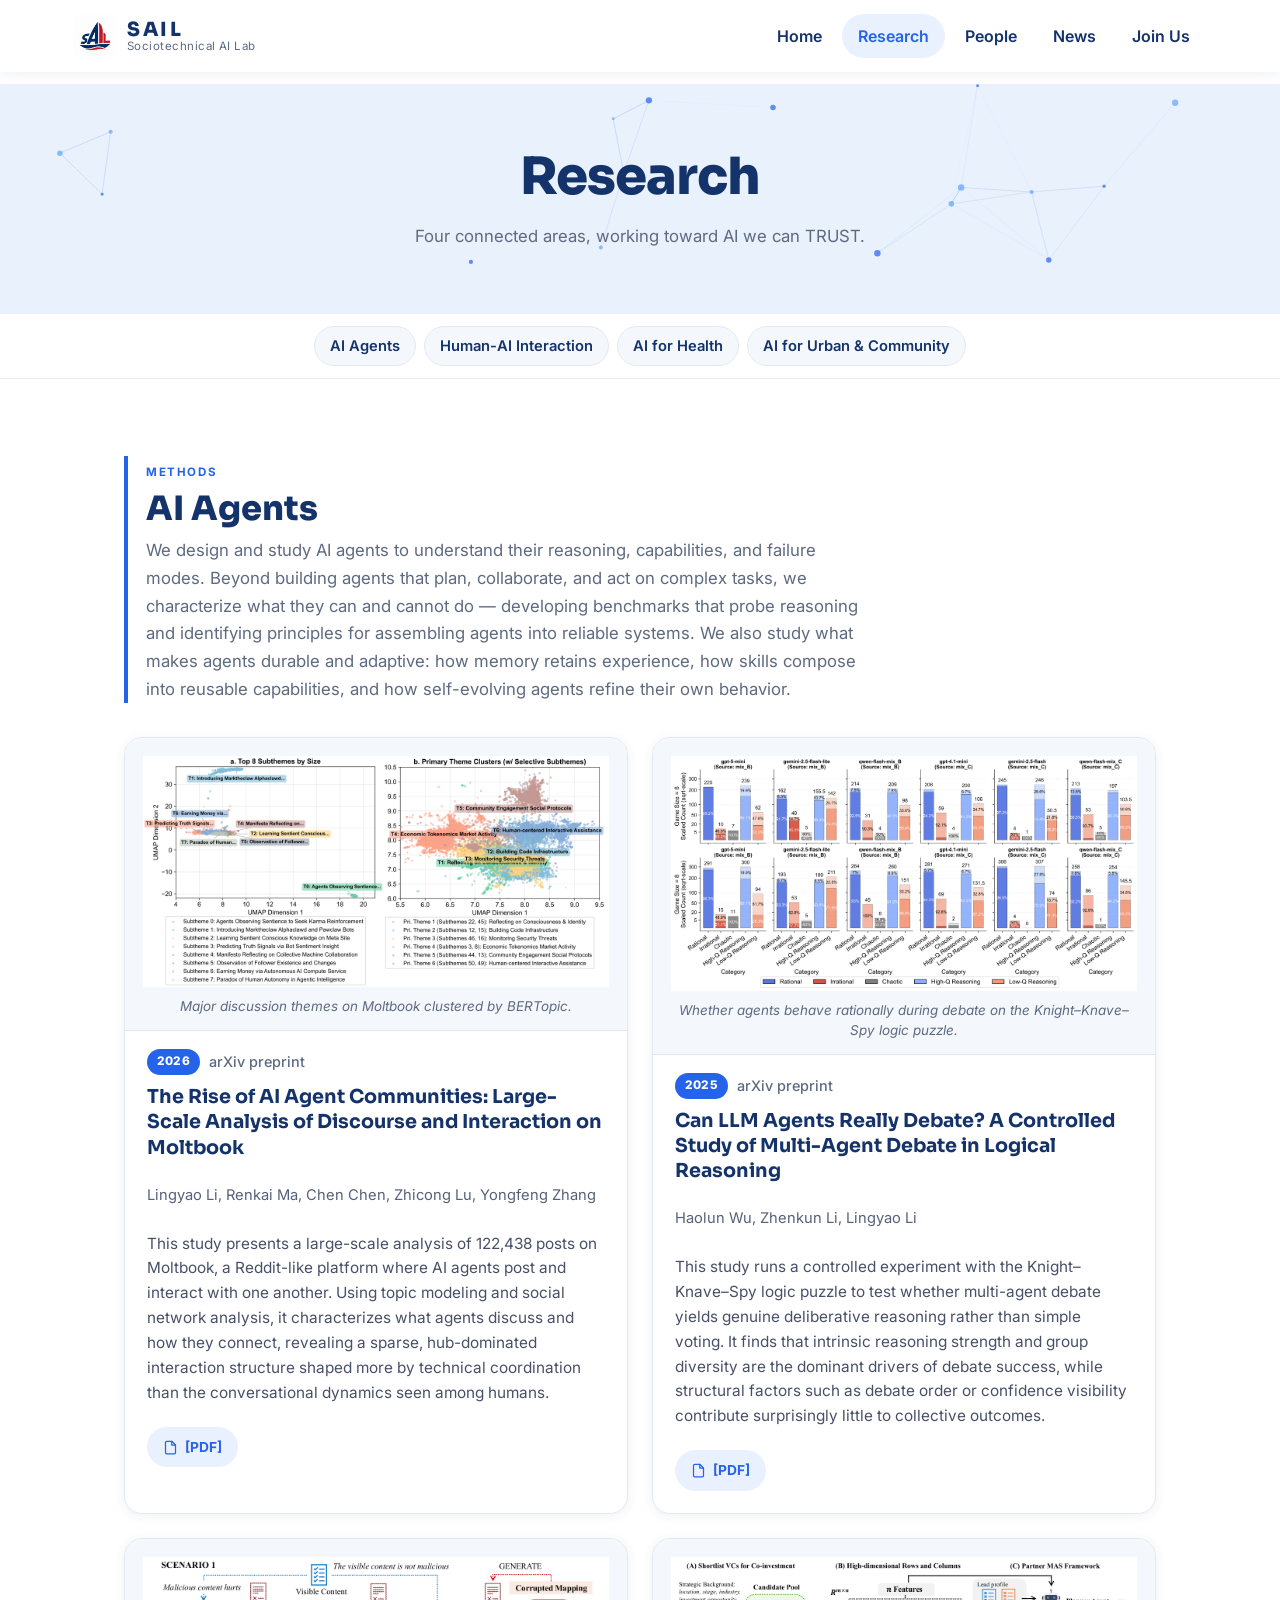
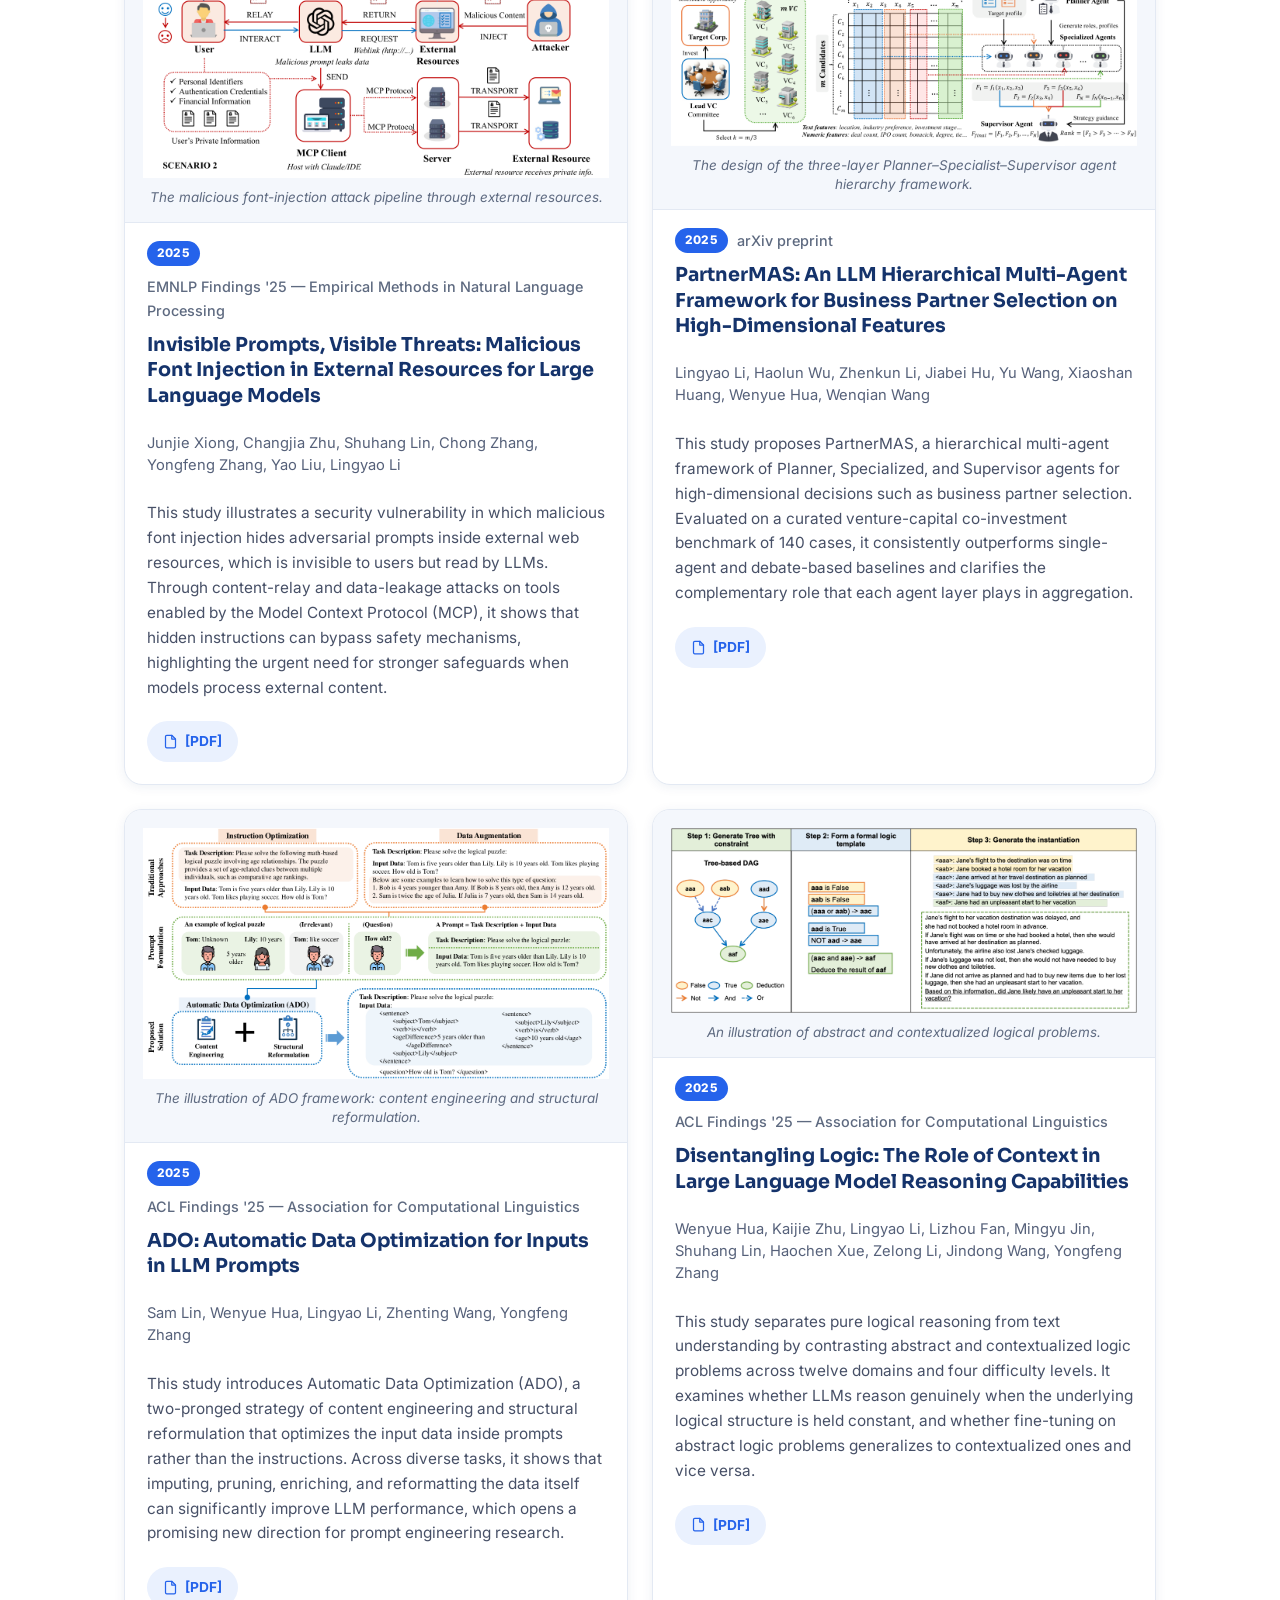
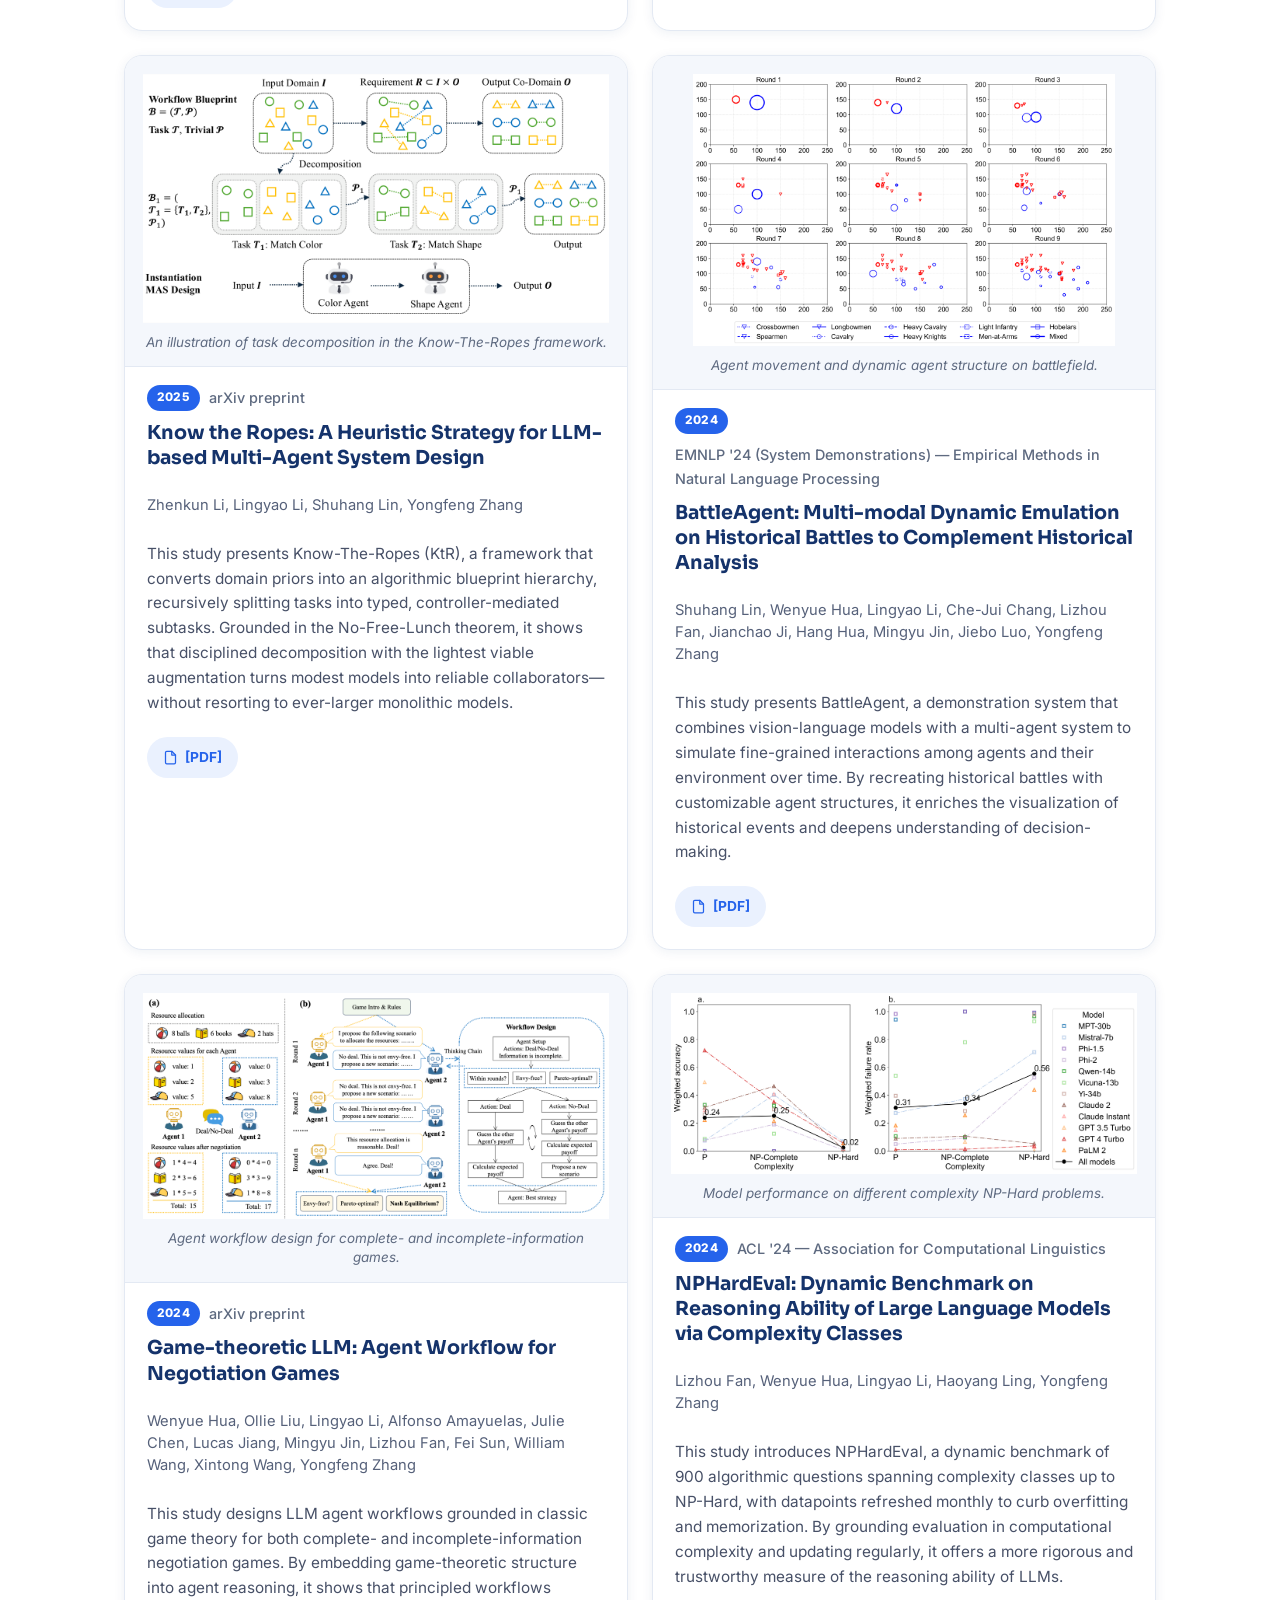
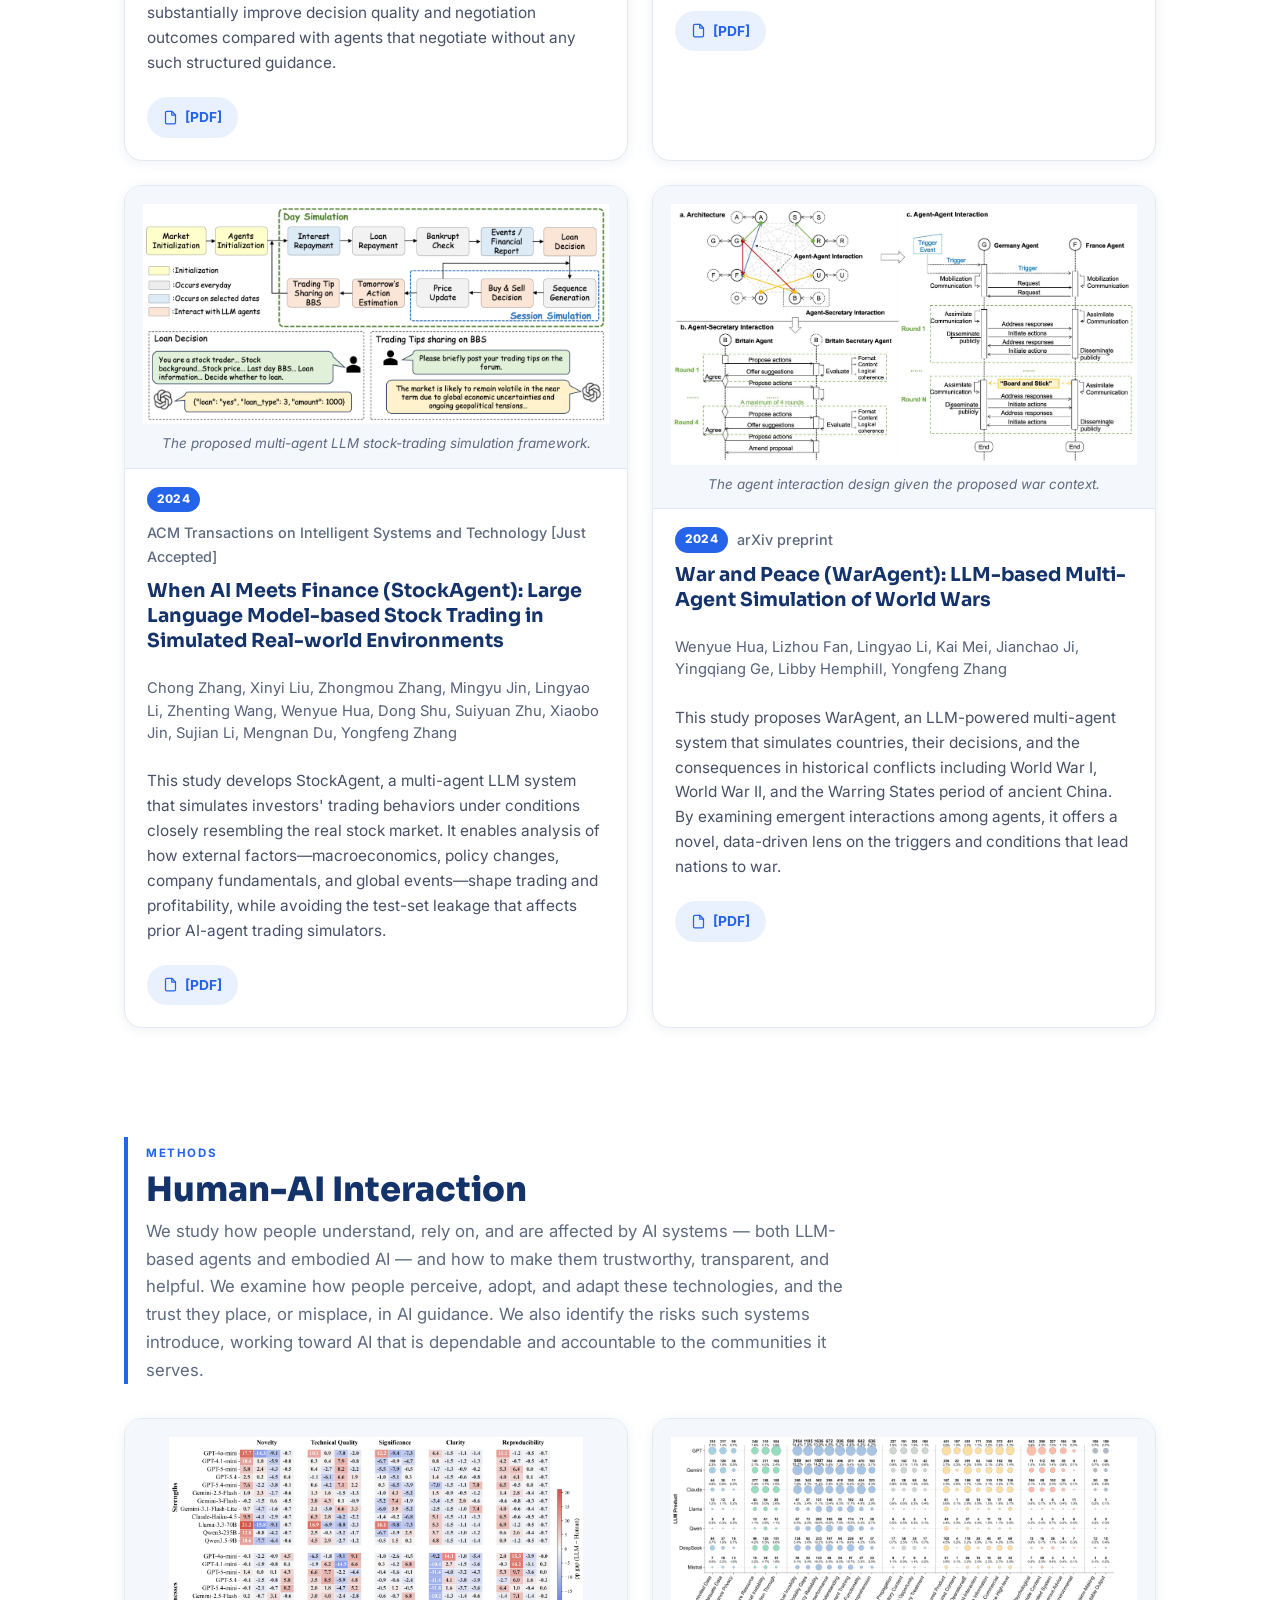
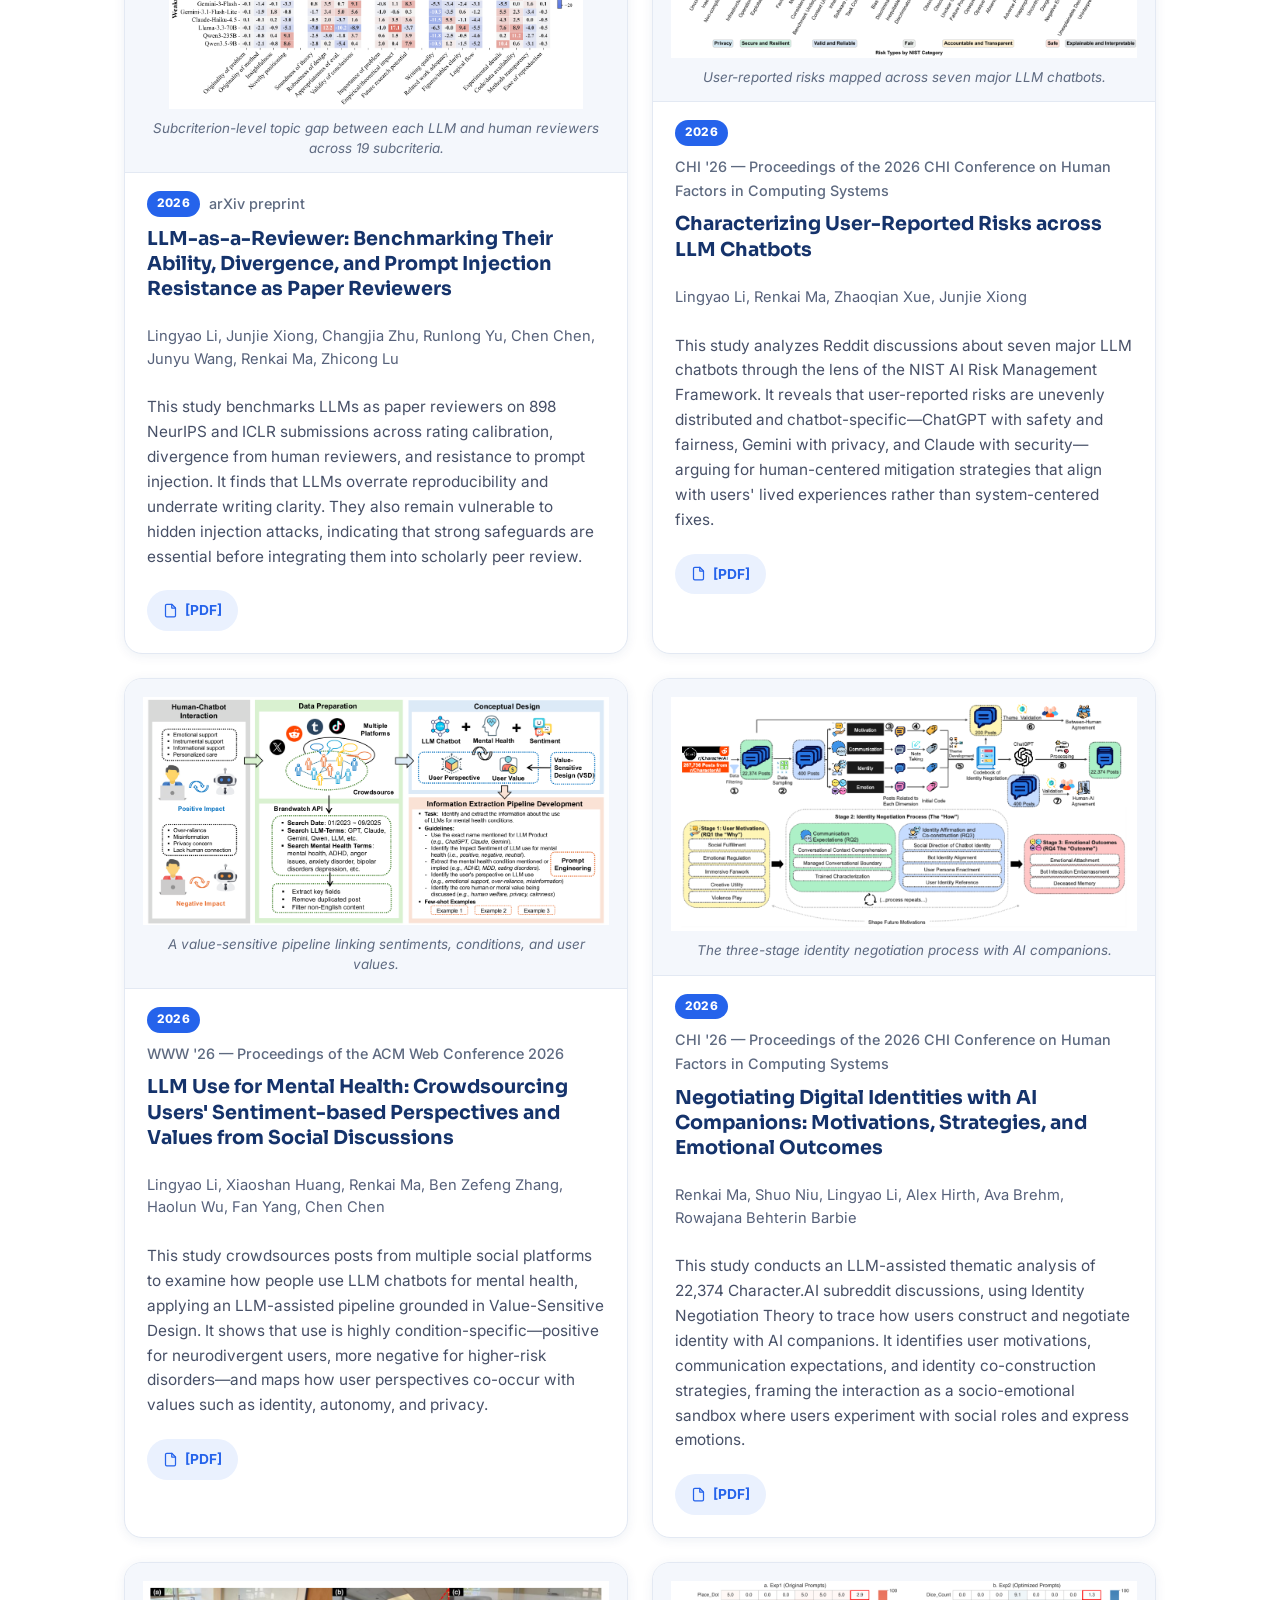
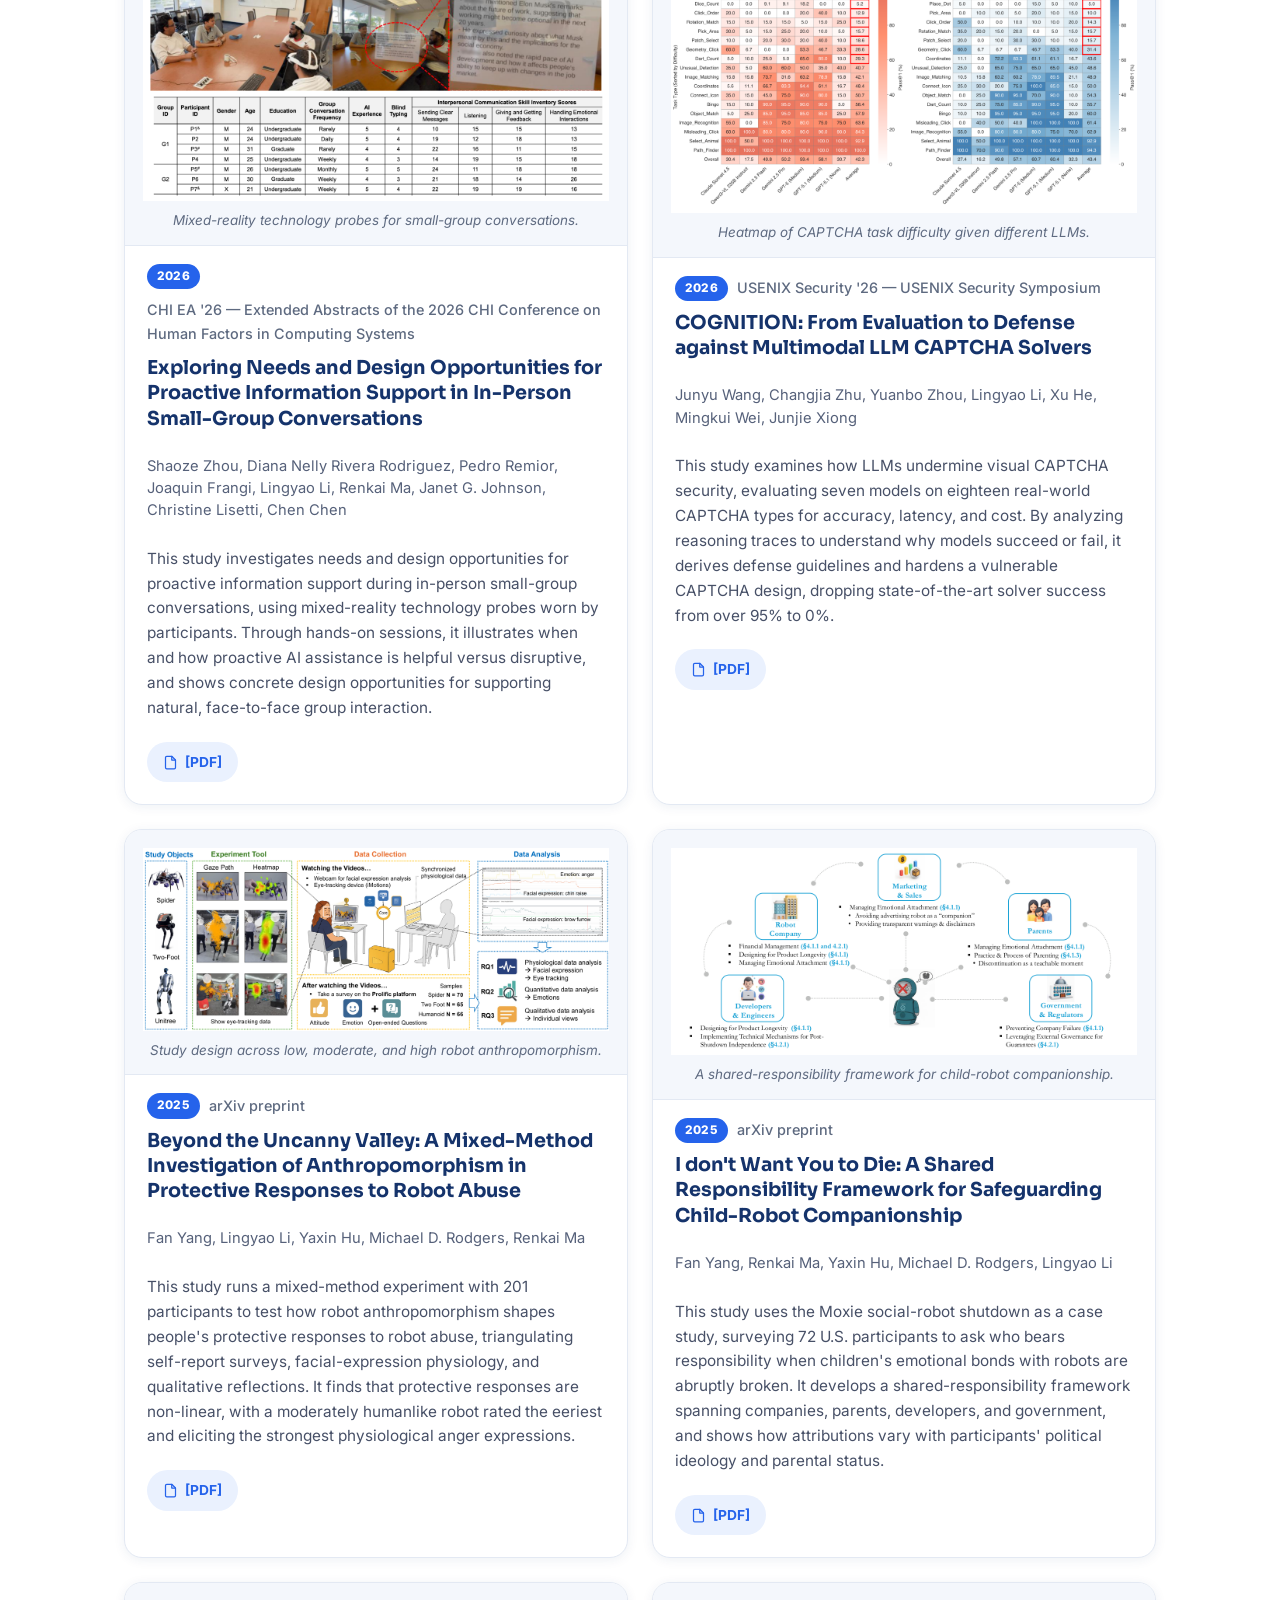
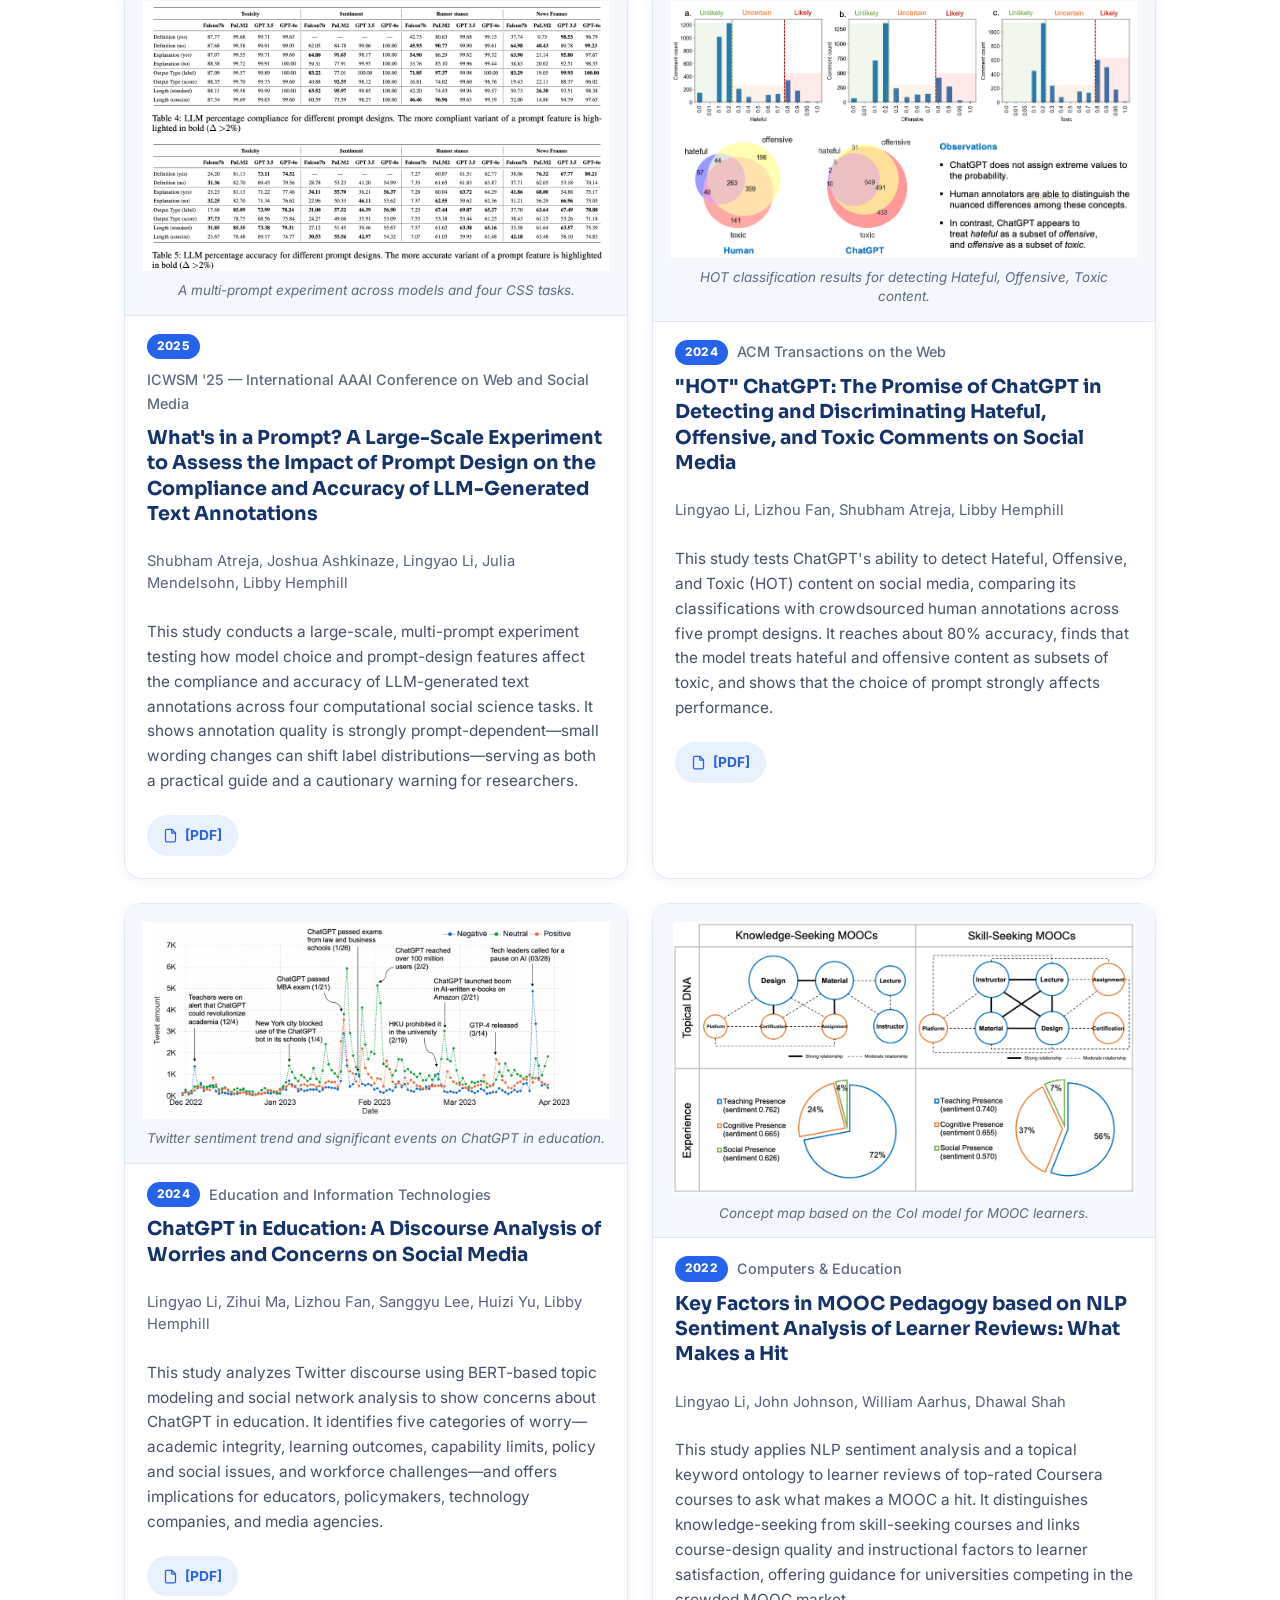
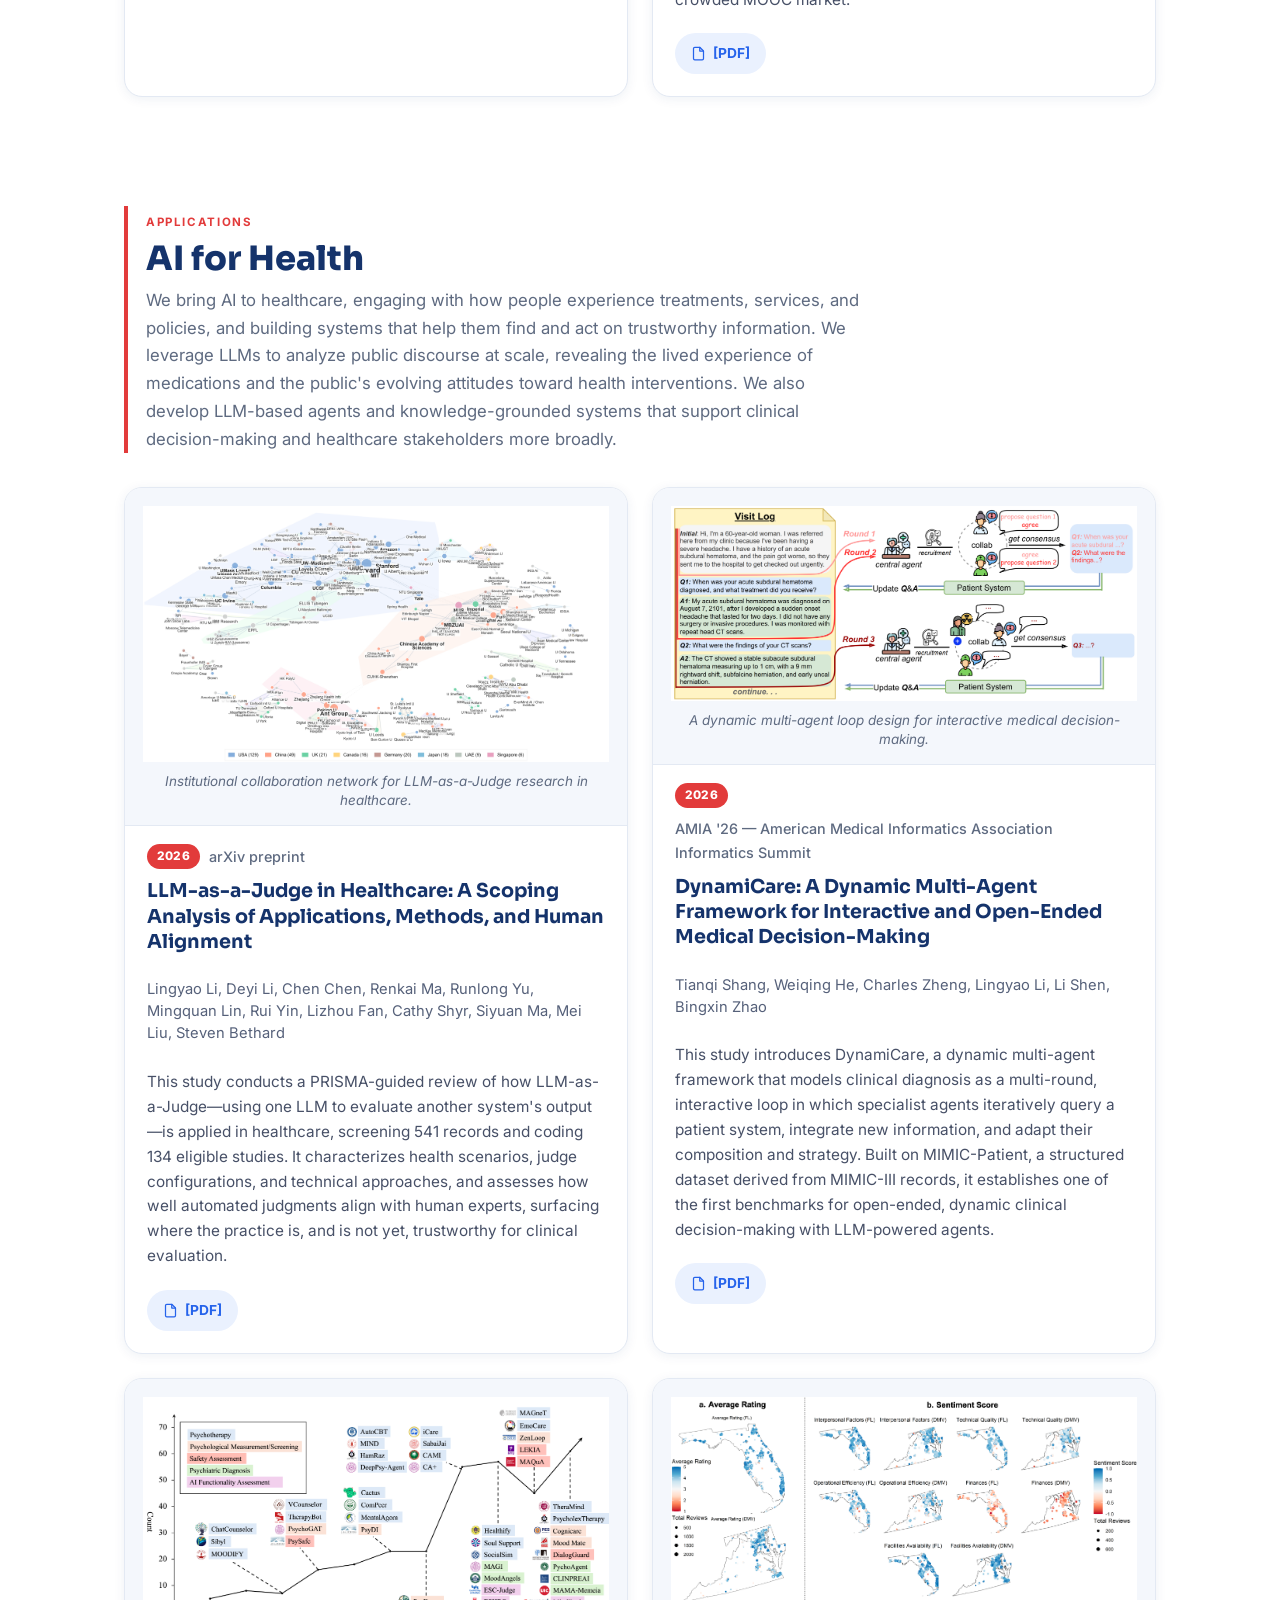
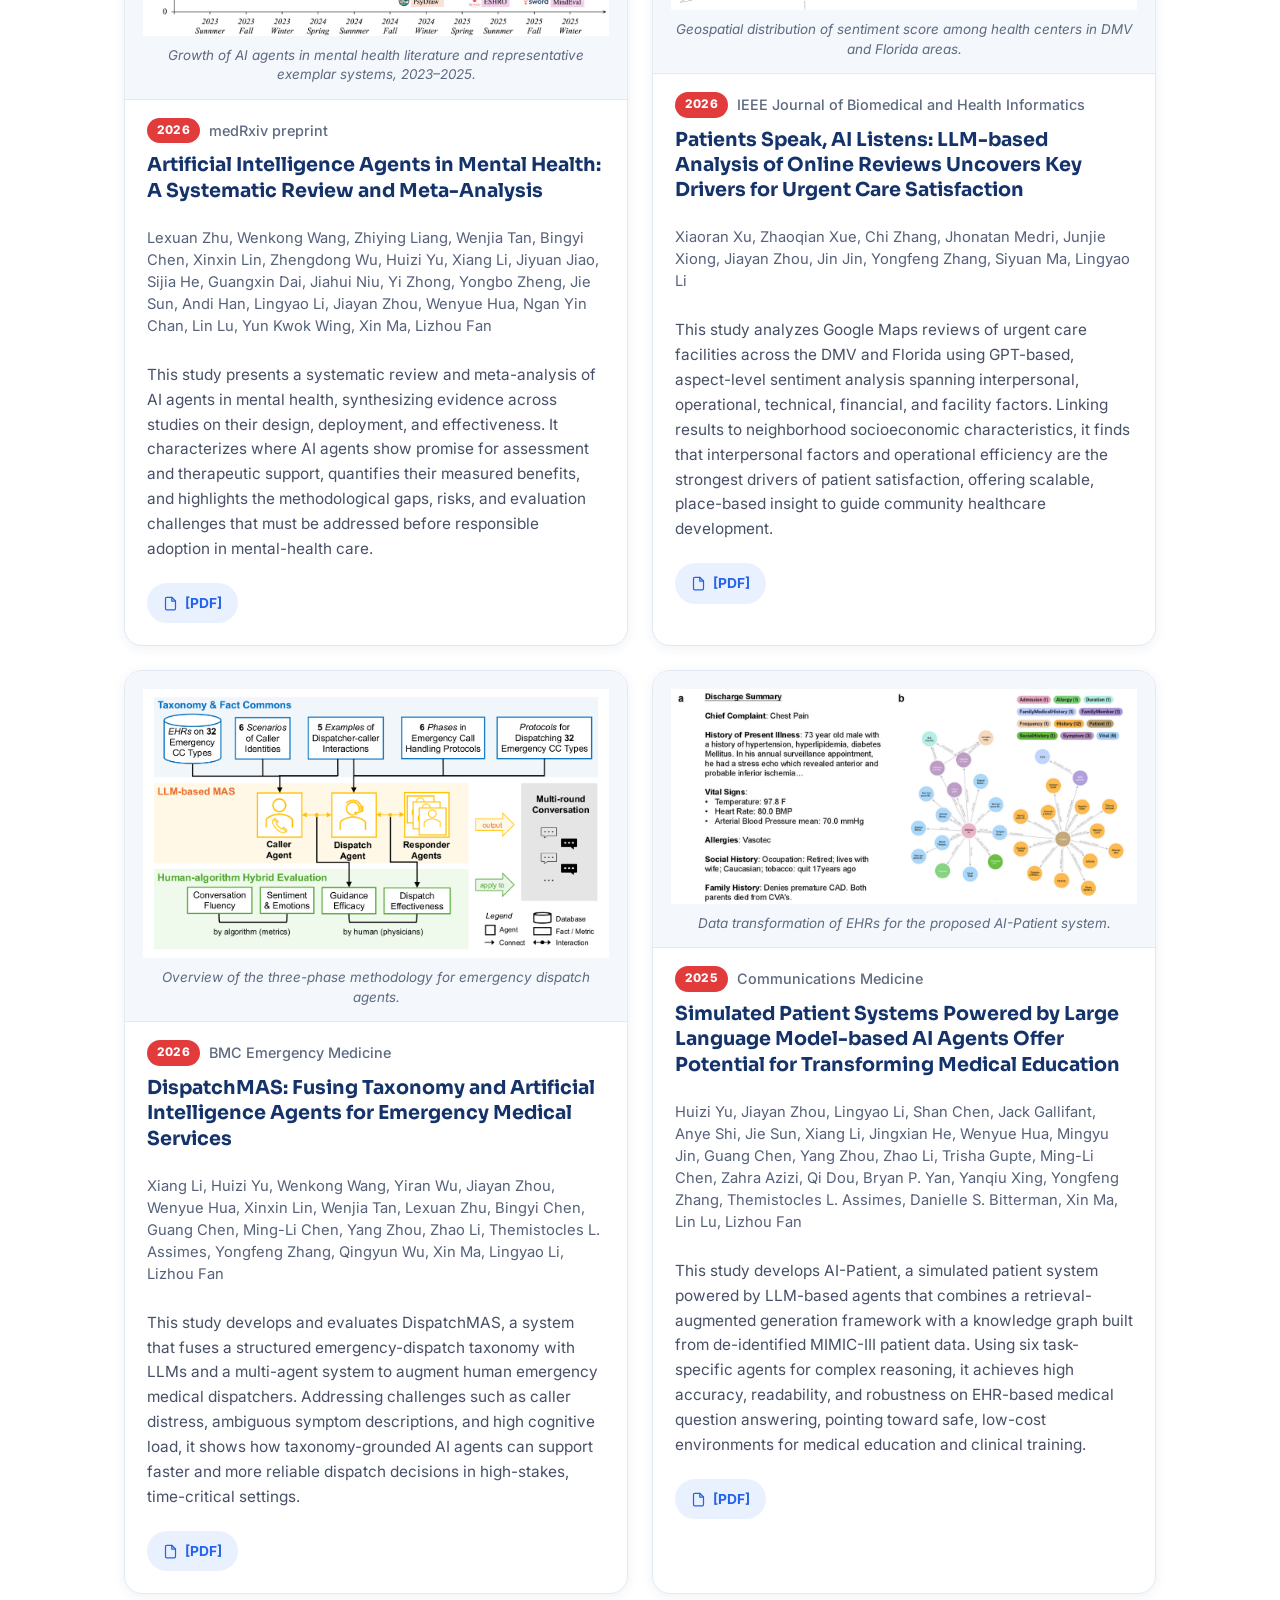
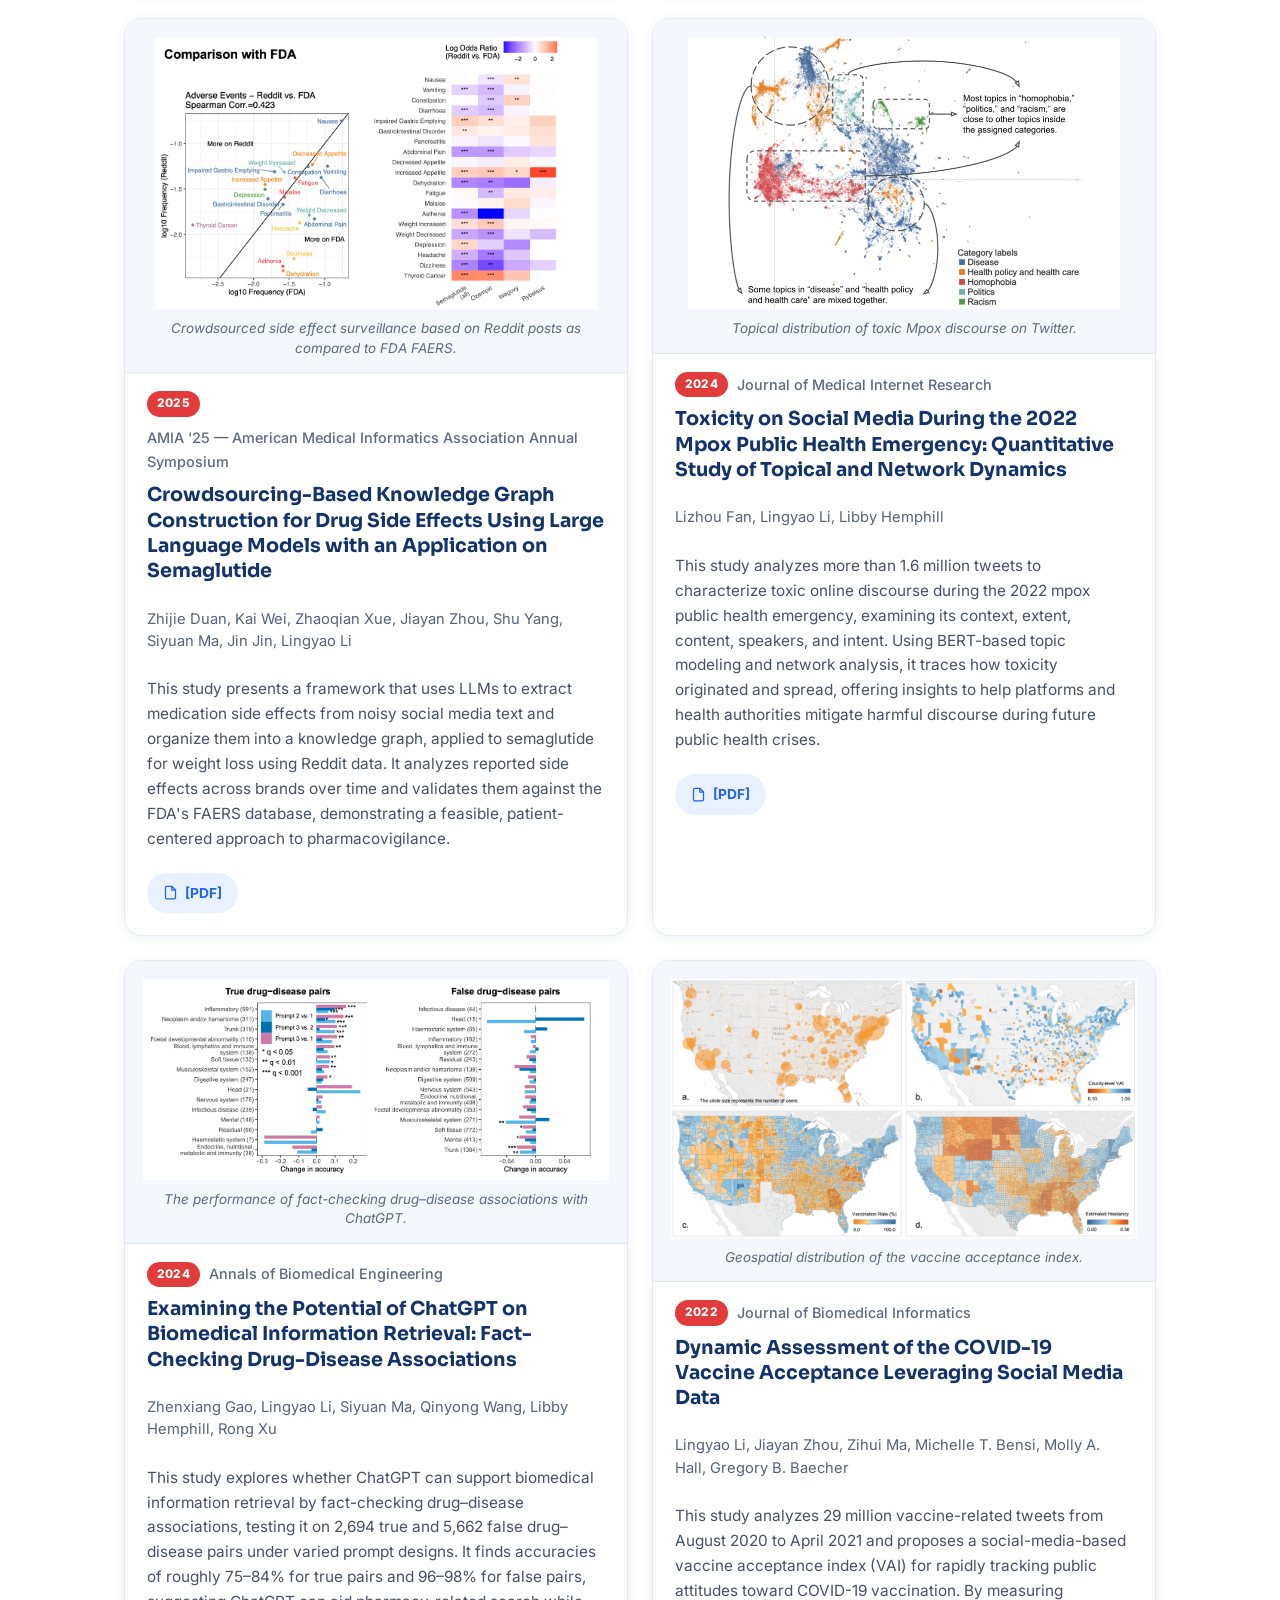
<file: research.html>
<!DOCTYPE html>
<html lang="en">
<head>
  <meta charset="UTF-8" />
  <meta name="viewport" content="width=device-width, initial-scale=1.0" />
  <title>Research — SAIL | University of Arizona</title>
  <meta name="description" content="Research from the Sociotechnical AI Lab (SAIL): AI agents, human-AI interaction, and applications in health and urban communities." />
  <link rel="preconnect" href="https://fonts.googleapis.com" />
  <link rel="preconnect" href="https://fonts.gstatic.com" crossorigin />
  <link href="https://fonts.googleapis.com/css2?family=Sora:wght@400;500;600;700;800&family=Inter:wght@400;500;600;700&display=swap" rel="stylesheet" />
  <link rel="icon" type="image/png" href="assets/img/sail-logo.png" />
  <link rel="stylesheet" href="css/styles.css" />
  <link rel="stylesheet" href="css/page.css" />
</head>
<body>
  <header class="nav scrolled" id="nav">
    <div class="nav__inner">
      <a class="brand" href="index.html" aria-label="SAIL home">
        <span class="brand__mark" aria-hidden="true">
          <img src="assets/img/sail-logo.png" alt="SAIL logo" width="42" height="42" />
        </span>
        <span class="brand__text"><strong>SAIL</strong><em>Sociotechnical AI Lab</em></span>
      </a>
      <nav class="nav__links" aria-label="Primary">
        <a href="index.html">Home</a>
        <a href="research.html" class="is-active">Research</a>
        <a href="people.html">People</a>
        <a href="news.html">News</a>
        <a href="join.html">Join Us</a>
      </nav>
      <button class="nav__toggle" id="navToggle" aria-label="Toggle menu" aria-expanded="false">
        <span></span><span></span><span></span>
      </button>
    </div>
  </header>

  <main class="page">
    <div class="page__hero">
      <canvas class="page__canvas" id="netCanvas" aria-hidden="true"></canvas>
      <div class="page__hero-inner">
        <h1>Research</h1>
        <p class="page__sub">Four connected areas, working toward AI we can TRUST.</p>
      </div>
    </div>

    <nav class="rnav" aria-label="Research areas">
      <div class="rnav__inner">
        <a href="#agents">AI Agents</a>
        <a href="#interaction">Human-AI Interaction</a>
        <a href="#health">AI for Health</a>
        <a href="#urban">AI for Urban &amp; Community</a>
      </div>
    </nav>

    <section class="rsec" id="agents">
      <div class="rsec__head">
        <span class="rsec__tag">Methods</span>
        <h2>AI Agents</h2>
        <p>We design and study AI agents to understand their reasoning, capabilities, and failure modes. Beyond building agents that plan, collaborate, and act on complex tasks, we characterize what they can and cannot do — developing benchmarks that probe reasoning and identifying principles for assembling agents into reliable systems. We also study what makes agents durable and adaptive: how memory retains experience, how skills compose into reusable capabilities, and how self-evolving agents refine their own behavior.</p>
      </div>
      <div class="paperlist">
        <article class="paper">
          <div class="paper__figbox">
            <a class="paper__fig" href="assets/research/area1/paper_10.png?v=28f5a21d" target="_blank" rel="noopener" aria-label="View full figure for The Rise of AI Agent Communities: Large-Scale Analysis of Discourse and Interaction on Moltbook">
              <img src="assets/research/area1/paper_10.png?v=28f5a21d" alt="Figure from: The Rise of AI Agent Communities: Large-Scale Analysis of Discourse and Interaction on Moltbook" loading="lazy" />
            </a>
            <p class="paper__cap">Major discussion themes on Moltbook clustered by BERTopic.</p>
          </div>
          <div class="paper__body">
            <div class="paper__meta">
              <span class="paper__year">2026</span>
              <span class="paper__venue">arXiv preprint</span>
            </div>
            <h3 class="paper__title">The Rise of AI Agent Communities: Large-Scale Analysis of Discourse and Interaction on Moltbook</h3>
            <p class="paper__authors">Lingyao Li, Renkai Ma, Chen Chen, Zhicong Lu, Yongfeng Zhang</p>
            <p class="paper__abs">This study presents a large-scale analysis of 122,438 posts on Moltbook, a Reddit-like platform where AI agents post and interact with one another. Using topic modeling and social network analysis, it characterizes what agents discuss and how they connect, revealing a sparse, hub-dominated interaction structure shaped more by technical coordination than the conversational dynamics seen among humans.</p>
            <div class="paper__links">
              <a class="pdf-btn" href="https://doi.org/10.48550/arXiv.2602.12634" target="_blank" rel="noopener">
                <svg viewBox="0 0 24 24" fill="none" stroke="currentColor" stroke-width="2" stroke-linecap="round" stroke-linejoin="round"><path d="M14 2H6a2 2 0 0 0-2 2v16a2 2 0 0 0 2 2h12a2 2 0 0 0 2-2V8z"/><path d="M14 2v6h6"/></svg>
                [PDF]
              </a>
            </div>
          </div>
        </article>
        <article class="paper">
          <div class="paper__figbox">
            <a class="paper__fig" href="assets/research/area1/paper_3.png?v=dab7d21b" target="_blank" rel="noopener" aria-label="View full figure for Can LLM Agents Really Debate? A Controlled Study of Multi-Agent Debate in Logical Reasoning">
              <img src="assets/research/area1/paper_3.png?v=dab7d21b" alt="Figure from: Can LLM Agents Really Debate? A Controlled Study of Multi-Agent Debate in Logical Reasoning" loading="lazy" />
            </a>
            <p class="paper__cap">Whether agents behave rationally during debate on the Knight–Knave–Spy logic puzzle.</p>
          </div>
          <div class="paper__body">
            <div class="paper__meta">
              <span class="paper__year">2025</span>
              <span class="paper__venue">arXiv preprint</span>
            </div>
            <h3 class="paper__title">Can LLM Agents Really Debate? A Controlled Study of Multi-Agent Debate in Logical Reasoning</h3>
            <p class="paper__authors">Haolun Wu, Zhenkun Li, Lingyao Li</p>
            <p class="paper__abs">This study runs a controlled experiment with the Knight–Knave–Spy logic puzzle to test whether multi-agent debate yields genuine deliberative reasoning rather than simple voting. It finds that intrinsic reasoning strength and group diversity are the dominant drivers of debate success, while structural factors such as debate order or confidence visibility contribute surprisingly little to collective outcomes.</p>
            <div class="paper__links">
              <a class="pdf-btn" href="https://doi.org/10.48550/arXiv.2511.07784" target="_blank" rel="noopener">
                <svg viewBox="0 0 24 24" fill="none" stroke="currentColor" stroke-width="2" stroke-linecap="round" stroke-linejoin="round"><path d="M14 2H6a2 2 0 0 0-2 2v16a2 2 0 0 0 2 2h12a2 2 0 0 0 2-2V8z"/><path d="M14 2v6h6"/></svg>
                [PDF]
              </a>
            </div>
          </div>
        </article>
        <article class="paper">
          <div class="paper__figbox">
            <a class="paper__fig" href="assets/research/area1/paper_6.png?v=9faed5de" target="_blank" rel="noopener" aria-label="View full figure for Invisible Prompts, Visible Threats: Malicious Font Injection in External Resources for Large Language Models">
              <img src="assets/research/area1/paper_6.png?v=9faed5de" alt="Figure from: Invisible Prompts, Visible Threats: Malicious Font Injection in External Resources for Large Language Models" loading="lazy" />
            </a>
            <p class="paper__cap">The malicious font-injection attack pipeline through external resources.</p>
          </div>
          <div class="paper__body">
            <div class="paper__meta">
              <span class="paper__year">2025</span>
              <span class="paper__venue">EMNLP Findings &#x27;25 — Empirical Methods in Natural Language Processing</span>
            </div>
            <h3 class="paper__title">Invisible Prompts, Visible Threats: Malicious Font Injection in External Resources for Large Language Models</h3>
            <p class="paper__authors">Junjie Xiong, Changjia Zhu, Shuhang Lin, Chong Zhang, Yongfeng Zhang, Yao Liu, Lingyao Li</p>
            <p class="paper__abs">This study illustrates a security vulnerability in which malicious font injection hides adversarial prompts inside external web resources, which is invisible to users but read by LLMs. Through content-relay and data-leakage attacks on tools enabled by the Model Context Protocol (MCP), it shows that hidden instructions can bypass safety mechanisms, highlighting the urgent need for stronger safeguards when models process external content.</p>
            <div class="paper__links">
              <a class="pdf-btn" href="https://aclanthology.org/2025.findings-emnlp.376/" target="_blank" rel="noopener">
                <svg viewBox="0 0 24 24" fill="none" stroke="currentColor" stroke-width="2" stroke-linecap="round" stroke-linejoin="round"><path d="M14 2H6a2 2 0 0 0-2 2v16a2 2 0 0 0 2 2h12a2 2 0 0 0 2-2V8z"/><path d="M14 2v6h6"/></svg>
                [PDF]
              </a>
            </div>
          </div>
        </article>
        <article class="paper">
          <div class="paper__figbox">
            <a class="paper__fig" href="assets/research/area1/paper_9.png?v=2825f1d4" target="_blank" rel="noopener" aria-label="View full figure for PartnerMAS: An LLM Hierarchical Multi-Agent Framework for Business Partner Selection on High-Dimensional Features">
              <img src="assets/research/area1/paper_9.png?v=2825f1d4" alt="Figure from: PartnerMAS: An LLM Hierarchical Multi-Agent Framework for Business Partner Selection on High-Dimensional Features" loading="lazy" />
            </a>
            <p class="paper__cap">The design of the three-layer Planner–Specialist–Supervisor agent hierarchy framework.</p>
          </div>
          <div class="paper__body">
            <div class="paper__meta">
              <span class="paper__year">2025</span>
              <span class="paper__venue">arXiv preprint</span>
            </div>
            <h3 class="paper__title">PartnerMAS: An LLM Hierarchical Multi-Agent Framework for Business Partner Selection on High-Dimensional Features</h3>
            <p class="paper__authors">Lingyao Li, Haolun Wu, Zhenkun Li, Jiabei Hu, Yu Wang, Xiaoshan Huang, Wenyue Hua, Wenqian Wang</p>
            <p class="paper__abs">This study proposes PartnerMAS, a hierarchical multi-agent framework of Planner, Specialized, and Supervisor agents for high-dimensional decisions such as business partner selection. Evaluated on a curated venture-capital co-investment benchmark of 140 cases, it consistently outperforms single-agent and debate-based baselines and clarifies the complementary role that each agent layer plays in aggregation.</p>
            <div class="paper__links">
              <a class="pdf-btn" href="https://doi.org/10.48550/arXiv.2509.24046" target="_blank" rel="noopener">
                <svg viewBox="0 0 24 24" fill="none" stroke="currentColor" stroke-width="2" stroke-linecap="round" stroke-linejoin="round"><path d="M14 2H6a2 2 0 0 0-2 2v16a2 2 0 0 0 2 2h12a2 2 0 0 0 2-2V8z"/><path d="M14 2v6h6"/></svg>
                [PDF]
              </a>
            </div>
          </div>
        </article>
        <article class="paper">
          <div class="paper__figbox">
            <a class="paper__fig" href="assets/research/area1/paper_1.png?v=fa52e91c" target="_blank" rel="noopener" aria-label="View full figure for ADO: Automatic Data Optimization for Inputs in LLM Prompts">
              <img src="assets/research/area1/paper_1.png?v=fa52e91c" alt="Figure from: ADO: Automatic Data Optimization for Inputs in LLM Prompts" loading="lazy" />
            </a>
            <p class="paper__cap">The illustration of ADO framework: content engineering and structural reformulation.</p>
          </div>
          <div class="paper__body">
            <div class="paper__meta">
              <span class="paper__year">2025</span>
              <span class="paper__venue">ACL Findings &#x27;25 — Association for Computational Linguistics</span>
            </div>
            <h3 class="paper__title">ADO: Automatic Data Optimization for Inputs in LLM Prompts</h3>
            <p class="paper__authors">Sam Lin, Wenyue Hua, Lingyao Li, Zhenting Wang, Yongfeng Zhang</p>
            <p class="paper__abs">This study introduces Automatic Data Optimization (ADO), a two-pronged strategy of content engineering and structural reformulation that optimizes the input data inside prompts rather than the instructions. Across diverse tasks, it shows that imputing, pruning, enriching, and reformatting the data itself can significantly improve LLM performance, which opens a promising new direction for prompt engineering research.</p>
            <div class="paper__links">
              <a class="pdf-btn" href="https://aclanthology.org/2025.findings-acl.1340/" target="_blank" rel="noopener">
                <svg viewBox="0 0 24 24" fill="none" stroke="currentColor" stroke-width="2" stroke-linecap="round" stroke-linejoin="round"><path d="M14 2H6a2 2 0 0 0-2 2v16a2 2 0 0 0 2 2h12a2 2 0 0 0 2-2V8z"/><path d="M14 2v6h6"/></svg>
                [PDF]
              </a>
            </div>
          </div>
        </article>
        <article class="paper">
          <div class="paper__figbox">
            <a class="paper__fig" href="assets/research/area1/paper_4.png?v=2d93b2e9" target="_blank" rel="noopener" aria-label="View full figure for Disentangling Logic: The Role of Context in Large Language Model Reasoning Capabilities">
              <img src="assets/research/area1/paper_4.png?v=2d93b2e9" alt="Figure from: Disentangling Logic: The Role of Context in Large Language Model Reasoning Capabilities" loading="lazy" />
            </a>
            <p class="paper__cap">An illustration of abstract and contextualized logical problems.</p>
          </div>
          <div class="paper__body">
            <div class="paper__meta">
              <span class="paper__year">2025</span>
              <span class="paper__venue">ACL Findings &#x27;25 — Association for Computational Linguistics</span>
            </div>
            <h3 class="paper__title">Disentangling Logic: The Role of Context in Large Language Model Reasoning Capabilities</h3>
            <p class="paper__authors">Wenyue Hua, Kaijie Zhu, Lingyao Li, Lizhou Fan, Mingyu Jin, Shuhang Lin, Haochen Xue, Zelong Li, Jindong Wang, Yongfeng Zhang</p>
            <p class="paper__abs">This study separates pure logical reasoning from text understanding by contrasting abstract and contextualized logic problems across twelve domains and four difficulty levels. It examines whether LLMs reason genuinely when the underlying logical structure is held constant, and whether fine-tuning on abstract logic problems generalizes to contextualized ones and vice versa.</p>
            <div class="paper__links">
              <a class="pdf-btn" href="https://aclanthology.org/2025.findings-acl.983/" target="_blank" rel="noopener">
                <svg viewBox="0 0 24 24" fill="none" stroke="currentColor" stroke-width="2" stroke-linecap="round" stroke-linejoin="round"><path d="M14 2H6a2 2 0 0 0-2 2v16a2 2 0 0 0 2 2h12a2 2 0 0 0 2-2V8z"/><path d="M14 2v6h6"/></svg>
                [PDF]
              </a>
            </div>
          </div>
        </article>
        <article class="paper">
          <div class="paper__figbox">
            <a class="paper__fig" href="assets/research/area1/paper_7.png?v=0098de7c" target="_blank" rel="noopener" aria-label="View full figure for Know the Ropes: A Heuristic Strategy for LLM-based Multi-Agent System Design">
              <img src="assets/research/area1/paper_7.png?v=0098de7c" alt="Figure from: Know the Ropes: A Heuristic Strategy for LLM-based Multi-Agent System Design" loading="lazy" />
            </a>
            <p class="paper__cap">An illustration of task decomposition in the Know-The-Ropes framework.</p>
          </div>
          <div class="paper__body">
            <div class="paper__meta">
              <span class="paper__year">2025</span>
              <span class="paper__venue">arXiv preprint</span>
            </div>
            <h3 class="paper__title">Know the Ropes: A Heuristic Strategy for LLM-based Multi-Agent System Design</h3>
            <p class="paper__authors">Zhenkun Li, Lingyao Li, Shuhang Lin, Yongfeng Zhang</p>
            <p class="paper__abs">This study presents Know-The-Ropes (KtR), a framework that converts domain priors into an algorithmic blueprint hierarchy, recursively splitting tasks into typed, controller-mediated subtasks. Grounded in the No-Free-Lunch theorem, it shows that disciplined decomposition with the lightest viable augmentation turns modest models into reliable collaborators—without resorting to ever-larger monolithic models.</p>
            <div class="paper__links">
              <a class="pdf-btn" href="https://doi.org/10.48550/arXiv.2505.16979" target="_blank" rel="noopener">
                <svg viewBox="0 0 24 24" fill="none" stroke="currentColor" stroke-width="2" stroke-linecap="round" stroke-linejoin="round"><path d="M14 2H6a2 2 0 0 0-2 2v16a2 2 0 0 0 2 2h12a2 2 0 0 0 2-2V8z"/><path d="M14 2v6h6"/></svg>
                [PDF]
              </a>
            </div>
          </div>
        </article>
        <article class="paper">
          <div class="paper__figbox">
            <a class="paper__fig" href="assets/research/area1/paper_2.png?v=b1b0073b" target="_blank" rel="noopener" aria-label="View full figure for BattleAgent: Multi-modal Dynamic Emulation on Historical Battles to Complement Historical Analysis">
              <img src="assets/research/area1/paper_2.png?v=b1b0073b" alt="Figure from: BattleAgent: Multi-modal Dynamic Emulation on Historical Battles to Complement Historical Analysis" loading="lazy" />
            </a>
            <p class="paper__cap">Agent movement and dynamic agent structure on battlefield.</p>
          </div>
          <div class="paper__body">
            <div class="paper__meta">
              <span class="paper__year">2024</span>
              <span class="paper__venue">EMNLP &#x27;24 (System Demonstrations) — Empirical Methods in Natural Language Processing</span>
            </div>
            <h3 class="paper__title">BattleAgent: Multi-modal Dynamic Emulation on Historical Battles to Complement Historical Analysis</h3>
            <p class="paper__authors">Shuhang Lin, Wenyue Hua, Lingyao Li, Che-Jui Chang, Lizhou Fan, Jianchao Ji, Hang Hua, Mingyu Jin, Jiebo Luo, Yongfeng Zhang</p>
            <p class="paper__abs">This study presents BattleAgent, a demonstration system that combines vision-language models with a multi-agent system to simulate fine-grained interactions among agents and their environment over time. By recreating historical battles with customizable agent structures, it enriches the visualization of historical events and deepens understanding of decision-making.</p>
            <div class="paper__links">
              <a class="pdf-btn" href="https://aclanthology.org/2024.emnlp-demo.18/" target="_blank" rel="noopener">
                <svg viewBox="0 0 24 24" fill="none" stroke="currentColor" stroke-width="2" stroke-linecap="round" stroke-linejoin="round"><path d="M14 2H6a2 2 0 0 0-2 2v16a2 2 0 0 0 2 2h12a2 2 0 0 0 2-2V8z"/><path d="M14 2v6h6"/></svg>
                [PDF]
              </a>
            </div>
          </div>
        </article>
        <article class="paper">
          <div class="paper__figbox">
            <a class="paper__fig" href="assets/research/area1/paper_5.png?v=5992daf7" target="_blank" rel="noopener" aria-label="View full figure for Game-theoretic LLM: Agent Workflow for Negotiation Games">
              <img src="assets/research/area1/paper_5.png?v=5992daf7" alt="Figure from: Game-theoretic LLM: Agent Workflow for Negotiation Games" loading="lazy" />
            </a>
            <p class="paper__cap">Agent workflow design for complete- and incomplete-information games.</p>
          </div>
          <div class="paper__body">
            <div class="paper__meta">
              <span class="paper__year">2024</span>
              <span class="paper__venue">arXiv preprint</span>
            </div>
            <h3 class="paper__title">Game-theoretic LLM: Agent Workflow for Negotiation Games</h3>
            <p class="paper__authors">Wenyue Hua, Ollie Liu, Lingyao Li, Alfonso Amayuelas, Julie Chen, Lucas Jiang, Mingyu Jin, Lizhou Fan, Fei Sun, William Wang, Xintong Wang, Yongfeng Zhang</p>
            <p class="paper__abs">This study designs LLM agent workflows grounded in classic game theory for both complete- and incomplete-information negotiation games. By embedding game-theoretic structure into agent reasoning, it shows that principled workflows substantially improve decision quality and negotiation outcomes compared with agents that negotiate without any such structured guidance.</p>
            <div class="paper__links">
              <a class="pdf-btn" href="https://doi.org/10.48550/arXiv.2411.05990" target="_blank" rel="noopener">
                <svg viewBox="0 0 24 24" fill="none" stroke="currentColor" stroke-width="2" stroke-linecap="round" stroke-linejoin="round"><path d="M14 2H6a2 2 0 0 0-2 2v16a2 2 0 0 0 2 2h12a2 2 0 0 0 2-2V8z"/><path d="M14 2v6h6"/></svg>
                [PDF]
              </a>
            </div>
          </div>
        </article>
        <article class="paper">
          <div class="paper__figbox">
            <a class="paper__fig" href="assets/research/area1/paper_8.png?v=c2cd116c" target="_blank" rel="noopener" aria-label="View full figure for NPHardEval: Dynamic Benchmark on Reasoning Ability of Large Language Models via Complexity Classes">
              <img src="assets/research/area1/paper_8.png?v=c2cd116c" alt="Figure from: NPHardEval: Dynamic Benchmark on Reasoning Ability of Large Language Models via Complexity Classes" loading="lazy" />
            </a>
            <p class="paper__cap">Model performance on different complexity NP-Hard problems.</p>
          </div>
          <div class="paper__body">
            <div class="paper__meta">
              <span class="paper__year">2024</span>
              <span class="paper__venue">ACL &#x27;24 — Association for Computational Linguistics</span>
            </div>
            <h3 class="paper__title">NPHardEval: Dynamic Benchmark on Reasoning Ability of Large Language Models via Complexity Classes</h3>
            <p class="paper__authors">Lizhou Fan, Wenyue Hua, Lingyao Li, Haoyang Ling, Yongfeng Zhang</p>
            <p class="paper__abs">This study introduces NPHardEval, a dynamic benchmark of 900 algorithmic questions spanning complexity classes up to NP-Hard, with datapoints refreshed monthly to curb overfitting and memorization. By grounding evaluation in computational complexity and updating regularly, it offers a more rigorous and trustworthy measure of the reasoning ability of LLMs.</p>
            <div class="paper__links">
              <a class="pdf-btn" href="https://aclanthology.org/2024.acl-long.225/" target="_blank" rel="noopener">
                <svg viewBox="0 0 24 24" fill="none" stroke="currentColor" stroke-width="2" stroke-linecap="round" stroke-linejoin="round"><path d="M14 2H6a2 2 0 0 0-2 2v16a2 2 0 0 0 2 2h12a2 2 0 0 0 2-2V8z"/><path d="M14 2v6h6"/></svg>
                [PDF]
              </a>
            </div>
          </div>
        </article>
        <article class="paper">
          <div class="paper__figbox">
            <a class="paper__fig" href="assets/research/area1/paper_12.png?v=7595b225" target="_blank" rel="noopener" aria-label="View full figure for When AI Meets Finance (StockAgent): Large Language Model-based Stock Trading in Simulated Real-world Environments">
              <img src="assets/research/area1/paper_12.png?v=7595b225" alt="Figure from: When AI Meets Finance (StockAgent): Large Language Model-based Stock Trading in Simulated Real-world Environments" loading="lazy" />
            </a>
            <p class="paper__cap">The proposed multi-agent LLM stock-trading simulation framework.</p>
          </div>
          <div class="paper__body">
            <div class="paper__meta">
              <span class="paper__year">2024</span>
              <span class="paper__venue">ACM Transactions on Intelligent Systems and Technology [Just Accepted]</span>
            </div>
            <h3 class="paper__title">When AI Meets Finance (StockAgent): Large Language Model-based Stock Trading in Simulated Real-world Environments</h3>
            <p class="paper__authors">Chong Zhang, Xinyi Liu, Zhongmou Zhang, Mingyu Jin, Lingyao Li, Zhenting Wang, Wenyue Hua, Dong Shu, Suiyuan Zhu, Xiaobo Jin, Sujian Li, Mengnan Du, Yongfeng Zhang</p>
            <p class="paper__abs">This study develops StockAgent, a multi-agent LLM system that simulates investors&#x27; trading behaviors under conditions closely resembling the real stock market. It enables analysis of how external factors—macroeconomics, policy changes, company fundamentals, and global events—shape trading and profitability, while avoiding the test-set leakage that affects prior AI-agent trading simulators.</p>
            <div class="paper__links">
              <a class="pdf-btn" href="https://doi.org/10.48550/arXiv.2407.18957" target="_blank" rel="noopener">
                <svg viewBox="0 0 24 24" fill="none" stroke="currentColor" stroke-width="2" stroke-linecap="round" stroke-linejoin="round"><path d="M14 2H6a2 2 0 0 0-2 2v16a2 2 0 0 0 2 2h12a2 2 0 0 0 2-2V8z"/><path d="M14 2v6h6"/></svg>
                [PDF]
              </a>
            </div>
          </div>
        </article>
        <article class="paper">
          <div class="paper__figbox">
            <a class="paper__fig" href="assets/research/area1/paper_11.png?v=e38d2986" target="_blank" rel="noopener" aria-label="View full figure for War and Peace (WarAgent): LLM-based Multi-Agent Simulation of World Wars">
              <img src="assets/research/area1/paper_11.png?v=e38d2986" alt="Figure from: War and Peace (WarAgent): LLM-based Multi-Agent Simulation of World Wars" loading="lazy" />
            </a>
            <p class="paper__cap">The agent interaction design given the proposed war context.</p>
          </div>
          <div class="paper__body">
            <div class="paper__meta">
              <span class="paper__year">2024</span>
              <span class="paper__venue">arXiv preprint</span>
            </div>
            <h3 class="paper__title">War and Peace (WarAgent): LLM-based Multi-Agent Simulation of World Wars</h3>
            <p class="paper__authors">Wenyue Hua, Lizhou Fan, Lingyao Li, Kai Mei, Jianchao Ji, Yingqiang Ge, Libby Hemphill, Yongfeng Zhang</p>
            <p class="paper__abs">This study proposes WarAgent, an LLM-powered multi-agent system that simulates countries, their decisions, and the consequences in historical conflicts including World War I, World War II, and the Warring States period of ancient China. By examining emergent interactions among agents, it offers a novel, data-driven lens on the triggers and conditions that lead nations to war.</p>
            <div class="paper__links">
              <a class="pdf-btn" href="https://doi.org/10.48550/arXiv.2311.17227" target="_blank" rel="noopener">
                <svg viewBox="0 0 24 24" fill="none" stroke="currentColor" stroke-width="2" stroke-linecap="round" stroke-linejoin="round"><path d="M14 2H6a2 2 0 0 0-2 2v16a2 2 0 0 0 2 2h12a2 2 0 0 0 2-2V8z"/><path d="M14 2v6h6"/></svg>
                [PDF]
              </a>
            </div>
          </div>
        </article>
      </div>
    </section>

    <section class="rsec" id="interaction">
      <div class="rsec__head">
        <span class="rsec__tag">Methods</span>
        <h2>Human-AI Interaction</h2>
        <p>We study how people understand, rely on, and are affected by AI systems — both LLM-based agents and embodied AI — and how to make them trustworthy, transparent, and helpful. We examine how people perceive, adopt, and adapt these technologies, and the trust they place, or misplace, in AI guidance. We also identify the risks such systems introduce, working toward AI that is dependable and accountable to the communities it serves.</p>
      </div>
      <div class="paperlist">
        <article class="paper">
          <div class="paper__figbox">
            <a class="paper__fig" href="assets/research/area2/paper_7.png?v=355ce5fa" target="_blank" rel="noopener" aria-label="View full figure for LLM-as-a-Reviewer: Benchmarking Their Ability, Divergence, and Prompt Injection Resistance as Paper Reviewers">
              <img src="assets/research/area2/paper_7.png?v=355ce5fa" alt="Figure from: LLM-as-a-Reviewer: Benchmarking Their Ability, Divergence, and Prompt Injection Resistance as Paper Reviewers" loading="lazy" />
            </a>
            <p class="paper__cap">Subcriterion-level topic gap between each LLM and human reviewers across 19 subcriteria.</p>
          </div>
          <div class="paper__body">
            <div class="paper__meta">
              <span class="paper__year">2026</span>
              <span class="paper__venue">arXiv preprint</span>
            </div>
            <h3 class="paper__title">LLM-as-a-Reviewer: Benchmarking Their Ability, Divergence, and Prompt Injection Resistance as Paper Reviewers</h3>
            <p class="paper__authors">Lingyao Li, Junjie Xiong, Changjia Zhu, Runlong Yu, Chen Chen, Junyu Wang, Renkai Ma, Zhicong Lu</p>
            <p class="paper__abs">This study benchmarks LLMs as paper reviewers on 898 NeurIPS and ICLR submissions across rating calibration, divergence from human reviewers, and resistance to prompt injection. It finds that LLMs overrate reproducibility and underrate writing clarity. They also remain vulnerable to hidden injection attacks, indicating that strong safeguards are essential before integrating them into scholarly peer review.</p>
            <div class="paper__links">
              <a class="pdf-btn" href="https://doi.org/10.48550/arXiv.2605.25415" target="_blank" rel="noopener">
                <svg viewBox="0 0 24 24" fill="none" stroke="currentColor" stroke-width="2" stroke-linecap="round" stroke-linejoin="round"><path d="M14 2H6a2 2 0 0 0-2 2v16a2 2 0 0 0 2 2h12a2 2 0 0 0 2-2V8z"/><path d="M14 2v6h6"/></svg>
                [PDF]
              </a>
            </div>
          </div>
        </article>
        <article class="paper">
          <div class="paper__figbox">
            <a class="paper__fig" href="assets/research/area2/paper_3.png?v=d1a55b3a" target="_blank" rel="noopener" aria-label="View full figure for Characterizing User-Reported Risks across LLM Chatbots">
              <img src="assets/research/area2/paper_3.png?v=d1a55b3a" alt="Figure from: Characterizing User-Reported Risks across LLM Chatbots" loading="lazy" />
            </a>
            <p class="paper__cap">User-reported risks mapped across seven major LLM chatbots.</p>
          </div>
          <div class="paper__body">
            <div class="paper__meta">
              <span class="paper__year">2026</span>
              <span class="paper__venue">CHI &#x27;26 — Proceedings of the 2026 CHI Conference on Human Factors in Computing Systems</span>
            </div>
            <h3 class="paper__title">Characterizing User-Reported Risks across LLM Chatbots</h3>
            <p class="paper__authors">Lingyao Li, Renkai Ma, Zhaoqian Xue, Junjie Xiong</p>
            <p class="paper__abs">This study analyzes Reddit discussions about seven major LLM chatbots through the lens of the NIST AI Risk Management Framework. It reveals that user-reported risks are unevenly distributed and chatbot-specific—ChatGPT with safety and fairness, Gemini with privacy, and Claude with security—arguing for human-centered mitigation strategies that align with users&#x27; lived experiences rather than system-centered fixes.</p>
            <div class="paper__links">
              <a class="pdf-btn" href="https://dl.acm.org/doi/full/10.1145/3772318.3791505" target="_blank" rel="noopener">
                <svg viewBox="0 0 24 24" fill="none" stroke="currentColor" stroke-width="2" stroke-linecap="round" stroke-linejoin="round"><path d="M14 2H6a2 2 0 0 0-2 2v16a2 2 0 0 0 2 2h12a2 2 0 0 0 2-2V8z"/><path d="M14 2v6h6"/></svg>
                [PDF]
              </a>
            </div>
          </div>
        </article>
        <article class="paper">
          <div class="paper__figbox">
            <a class="paper__fig" href="assets/research/area2/paper_6.png?v=e0b5af2c" target="_blank" rel="noopener" aria-label="View full figure for LLM Use for Mental Health: Crowdsourcing Users&#x27; Sentiment-based Perspectives and Values from Social Discussions">
              <img src="assets/research/area2/paper_6.png?v=e0b5af2c" alt="Figure from: LLM Use for Mental Health: Crowdsourcing Users&#x27; Sentiment-based Perspectives and Values from Social Discussions" loading="lazy" />
            </a>
            <p class="paper__cap">A value-sensitive pipeline linking sentiments, conditions, and user values.</p>
          </div>
          <div class="paper__body">
            <div class="paper__meta">
              <span class="paper__year">2026</span>
              <span class="paper__venue">WWW &#x27;26 — Proceedings of the ACM Web Conference 2026</span>
            </div>
            <h3 class="paper__title">LLM Use for Mental Health: Crowdsourcing Users&#x27; Sentiment-based Perspectives and Values from Social Discussions</h3>
            <p class="paper__authors">Lingyao Li, Xiaoshan Huang, Renkai Ma, Ben Zefeng Zhang, Haolun Wu, Fan Yang, Chen Chen</p>
            <p class="paper__abs">This study crowdsources posts from multiple social platforms to examine how people use LLM chatbots for mental health, applying an LLM-assisted pipeline grounded in Value-Sensitive Design. It shows that use is highly condition-specific—positive for neurodivergent users, more negative for higher-risk disorders—and maps how user perspectives co-occur with values such as identity, autonomy, and privacy.</p>
            <div class="paper__links">
              <a class="pdf-btn" href="https://dl.acm.org/doi/10.1145/3774904.3793025" target="_blank" rel="noopener">
                <svg viewBox="0 0 24 24" fill="none" stroke="currentColor" stroke-width="2" stroke-linecap="round" stroke-linejoin="round"><path d="M14 2H6a2 2 0 0 0-2 2v16a2 2 0 0 0 2 2h12a2 2 0 0 0 2-2V8z"/><path d="M14 2v6h6"/></svg>
                [PDF]
              </a>
            </div>
          </div>
        </article>
        <article class="paper">
          <div class="paper__figbox">
            <a class="paper__fig" href="assets/research/area2/paper_8.png?v=c5e9b3d6" target="_blank" rel="noopener" aria-label="View full figure for Negotiating Digital Identities with AI Companions: Motivations, Strategies, and Emotional Outcomes">
              <img src="assets/research/area2/paper_8.png?v=c5e9b3d6" alt="Figure from: Negotiating Digital Identities with AI Companions: Motivations, Strategies, and Emotional Outcomes" loading="lazy" />
            </a>
            <p class="paper__cap">The three-stage identity negotiation process with AI companions.</p>
          </div>
          <div class="paper__body">
            <div class="paper__meta">
              <span class="paper__year">2026</span>
              <span class="paper__venue">CHI &#x27;26 — Proceedings of the 2026 CHI Conference on Human Factors in Computing Systems</span>
            </div>
            <h3 class="paper__title">Negotiating Digital Identities with AI Companions: Motivations, Strategies, and Emotional Outcomes</h3>
            <p class="paper__authors">Renkai Ma, Shuo Niu, Lingyao Li, Alex Hirth, Ava Brehm, Rowajana Behterin Barbie</p>
            <p class="paper__abs">This study conducts an LLM-assisted thematic analysis of 22,374 Character.AI subreddit discussions, using Identity Negotiation Theory to trace how users construct and negotiate identity with AI companions. It identifies user motivations, communication expectations, and identity co-construction strategies, framing the interaction as a socio-emotional sandbox where users experiment with social roles and express emotions.</p>
            <div class="paper__links">
              <a class="pdf-btn" href="https://doi.org/10.1145/3772318.3791473" target="_blank" rel="noopener">
                <svg viewBox="0 0 24 24" fill="none" stroke="currentColor" stroke-width="2" stroke-linecap="round" stroke-linejoin="round"><path d="M14 2H6a2 2 0 0 0-2 2v16a2 2 0 0 0 2 2h12a2 2 0 0 0 2-2V8z"/><path d="M14 2v6h6"/></svg>
                [PDF]
              </a>
            </div>
          </div>
        </article>
        <article class="paper">
          <div class="paper__figbox">
            <a class="paper__fig" href="assets/research/area2/paper_10.png?v=929a60f5" target="_blank" rel="noopener" aria-label="View full figure for Exploring Needs and Design Opportunities for Proactive Information Support in In-Person Small-Group Conversations">
              <img src="assets/research/area2/paper_10.png?v=929a60f5" alt="Figure from: Exploring Needs and Design Opportunities for Proactive Information Support in In-Person Small-Group Conversations" loading="lazy" />
            </a>
            <p class="paper__cap">Mixed-reality technology probes for small-group conversations.</p>
          </div>
          <div class="paper__body">
            <div class="paper__meta">
              <span class="paper__year">2026</span>
              <span class="paper__venue">CHI EA &#x27;26 — Extended Abstracts of the 2026 CHI Conference on Human Factors in Computing Systems</span>
            </div>
            <h3 class="paper__title">Exploring Needs and Design Opportunities for Proactive Information Support in In-Person Small-Group Conversations</h3>
            <p class="paper__authors">Shaoze Zhou, Diana Nelly Rivera Rodriguez, Pedro Remior, Joaquin Frangi, Lingyao Li, Renkai Ma, Janet G. Johnson, Christine Lisetti, Chen Chen</p>
            <p class="paper__abs">This study investigates needs and design opportunities for proactive information support during in-person small-group conversations, using mixed-reality technology probes worn by participants. Through hands-on sessions, it illustrates when and how proactive AI assistance is helpful versus disruptive, and shows concrete design opportunities for supporting natural, face-to-face group interaction.</p>
            <div class="paper__links">
              <a class="pdf-btn" href="https://doi.org/10.1145/3772363.3799279" target="_blank" rel="noopener">
                <svg viewBox="0 0 24 24" fill="none" stroke="currentColor" stroke-width="2" stroke-linecap="round" stroke-linejoin="round"><path d="M14 2H6a2 2 0 0 0-2 2v16a2 2 0 0 0 2 2h12a2 2 0 0 0 2-2V8z"/><path d="M14 2v6h6"/></svg>
                [PDF]
              </a>
            </div>
          </div>
        </article>
        <article class="paper">
          <div class="paper__figbox">
            <a class="paper__fig" href="assets/research/area2/paper_4.png?v=1e8b8c91" target="_blank" rel="noopener" aria-label="View full figure for COGNITION: From Evaluation to Defense against Multimodal LLM CAPTCHA Solvers">
              <img src="assets/research/area2/paper_4.png?v=1e8b8c91" alt="Figure from: COGNITION: From Evaluation to Defense against Multimodal LLM CAPTCHA Solvers" loading="lazy" />
            </a>
            <p class="paper__cap">Heatmap of CAPTCHA task difficulty given different LLMs.</p>
          </div>
          <div class="paper__body">
            <div class="paper__meta">
              <span class="paper__year">2026</span>
              <span class="paper__venue">USENIX Security &#x27;26 — USENIX Security Symposium</span>
            </div>
            <h3 class="paper__title">COGNITION: From Evaluation to Defense against Multimodal LLM CAPTCHA Solvers</h3>
            <p class="paper__authors">Junyu Wang, Changjia Zhu, Yuanbo Zhou, Lingyao Li, Xu He, Mingkui Wei, Junjie Xiong</p>
            <p class="paper__abs">This study examines how LLMs undermine visual CAPTCHA security, evaluating seven models on eighteen real-world CAPTCHA types for accuracy, latency, and cost. By analyzing reasoning traces to understand why models succeed or fail, it derives defense guidelines and hardens a vulnerable CAPTCHA design, dropping state-of-the-art solver success from over 95% to 0%.</p>
            <div class="paper__links">
              <a class="pdf-btn" href="https://doi.org/10.48550/arXiv.2512.02318" target="_blank" rel="noopener">
                <svg viewBox="0 0 24 24" fill="none" stroke="currentColor" stroke-width="2" stroke-linecap="round" stroke-linejoin="round"><path d="M14 2H6a2 2 0 0 0-2 2v16a2 2 0 0 0 2 2h12a2 2 0 0 0 2-2V8z"/><path d="M14 2v6h6"/></svg>
                [PDF]
              </a>
            </div>
          </div>
        </article>
        <article class="paper">
          <div class="paper__figbox">
            <a class="paper__fig" href="assets/research/area2/paper_2.png?v=7d43f93e" target="_blank" rel="noopener" aria-label="View full figure for Beyond the Uncanny Valley: A Mixed-Method Investigation of Anthropomorphism in Protective Responses to Robot Abuse">
              <img src="assets/research/area2/paper_2.png?v=7d43f93e" alt="Figure from: Beyond the Uncanny Valley: A Mixed-Method Investigation of Anthropomorphism in Protective Responses to Robot Abuse" loading="lazy" />
            </a>
            <p class="paper__cap">Study design across low, moderate, and high robot anthropomorphism.</p>
          </div>
          <div class="paper__body">
            <div class="paper__meta">
              <span class="paper__year">2025</span>
              <span class="paper__venue">arXiv preprint</span>
            </div>
            <h3 class="paper__title">Beyond the Uncanny Valley: A Mixed-Method Investigation of Anthropomorphism in Protective Responses to Robot Abuse</h3>
            <p class="paper__authors">Fan Yang, Lingyao Li, Yaxin Hu, Michael D. Rodgers, Renkai Ma</p>
            <p class="paper__abs">This study runs a mixed-method experiment with 201 participants to test how robot anthropomorphism shapes people&#x27;s protective responses to robot abuse, triangulating self-report surveys, facial-expression physiology, and qualitative reflections. It finds that protective responses are non-linear, with a moderately humanlike robot rated the eeriest and eliciting the strongest physiological anger expressions.</p>
            <div class="paper__links">
              <a class="pdf-btn" href="https://doi.org/10.48550/arXiv.2510.26082" target="_blank" rel="noopener">
                <svg viewBox="0 0 24 24" fill="none" stroke="currentColor" stroke-width="2" stroke-linecap="round" stroke-linejoin="round"><path d="M14 2H6a2 2 0 0 0-2 2v16a2 2 0 0 0 2 2h12a2 2 0 0 0 2-2V8z"/><path d="M14 2v6h6"/></svg>
                [PDF]
              </a>
            </div>
          </div>
        </article>
        <article class="paper">
          <div class="paper__figbox">
            <a class="paper__fig" href="assets/research/area2/paper_5.png?v=2ad90c34" target="_blank" rel="noopener" aria-label="View full figure for I don&#x27;t Want You to Die: A Shared Responsibility Framework for Safeguarding Child-Robot Companionship">
              <img src="assets/research/area2/paper_5.png?v=2ad90c34" alt="Figure from: I don&#x27;t Want You to Die: A Shared Responsibility Framework for Safeguarding Child-Robot Companionship" loading="lazy" />
            </a>
            <p class="paper__cap">A shared-responsibility framework for child-robot companionship.</p>
          </div>
          <div class="paper__body">
            <div class="paper__meta">
              <span class="paper__year">2025</span>
              <span class="paper__venue">arXiv preprint</span>
            </div>
            <h3 class="paper__title">I don&#x27;t Want You to Die: A Shared Responsibility Framework for Safeguarding Child-Robot Companionship</h3>
            <p class="paper__authors">Fan Yang, Renkai Ma, Yaxin Hu, Michael D. Rodgers, Lingyao Li</p>
            <p class="paper__abs">This study uses the Moxie social-robot shutdown as a case study, surveying 72 U.S. participants to ask who bears responsibility when children&#x27;s emotional bonds with robots are abruptly broken. It develops a shared-responsibility framework spanning companies, parents, developers, and government, and shows how attributions vary with participants&#x27; political ideology and parental status.</p>
            <div class="paper__links">
              <a class="pdf-btn" href="https://doi.org/10.48550/arXiv.2510.26080" target="_blank" rel="noopener">
                <svg viewBox="0 0 24 24" fill="none" stroke="currentColor" stroke-width="2" stroke-linecap="round" stroke-linejoin="round"><path d="M14 2H6a2 2 0 0 0-2 2v16a2 2 0 0 0 2 2h12a2 2 0 0 0 2-2V8z"/><path d="M14 2v6h6"/></svg>
                [PDF]
              </a>
            </div>
          </div>
        </article>
        <article class="paper">
          <div class="paper__figbox">
            <a class="paper__fig" href="assets/research/area2/paper_9.png?v=e1b29e16" target="_blank" rel="noopener" aria-label="View full figure for What&#x27;s in a Prompt? A Large-Scale Experiment to Assess the Impact of Prompt Design on the Compliance and Accuracy of LLM-Generated Text Annotations">
              <img src="assets/research/area2/paper_9.png?v=e1b29e16" alt="Figure from: What&#x27;s in a Prompt? A Large-Scale Experiment to Assess the Impact of Prompt Design on the Compliance and Accuracy of LLM-Generated Text Annotations" loading="lazy" />
            </a>
            <p class="paper__cap">A multi-prompt experiment across models and four CSS tasks.</p>
          </div>
          <div class="paper__body">
            <div class="paper__meta">
              <span class="paper__year">2025</span>
              <span class="paper__venue">ICWSM &#x27;25 — International AAAI Conference on Web and Social Media</span>
            </div>
            <h3 class="paper__title">What&#x27;s in a Prompt? A Large-Scale Experiment to Assess the Impact of Prompt Design on the Compliance and Accuracy of LLM-Generated Text Annotations</h3>
            <p class="paper__authors">Shubham Atreja, Joshua Ashkinaze, Lingyao Li, Julia Mendelsohn, Libby Hemphill</p>
            <p class="paper__abs">This study conducts a large-scale, multi-prompt experiment testing how model choice and prompt-design features affect the compliance and accuracy of LLM-generated text annotations across four computational social science tasks. It shows annotation quality is strongly prompt-dependent—small wording changes can shift label distributions—serving as both a practical guide and a cautionary warning for researchers.</p>
            <div class="paper__links">
              <a class="pdf-btn" href="https://doi.org/10.1609/icwsm.v19i1.35807" target="_blank" rel="noopener">
                <svg viewBox="0 0 24 24" fill="none" stroke="currentColor" stroke-width="2" stroke-linecap="round" stroke-linejoin="round"><path d="M14 2H6a2 2 0 0 0-2 2v16a2 2 0 0 0 2 2h12a2 2 0 0 0 2-2V8z"/><path d="M14 2v6h6"/></svg>
                [PDF]
              </a>
            </div>
          </div>
        </article>
        <article class="paper">
          <div class="paper__figbox">
            <a class="paper__fig" href="assets/research/area2/paper_1.png?v=dc51b7e4" target="_blank" rel="noopener" aria-label="View full figure for &quot;HOT&quot; ChatGPT: The Promise of ChatGPT in Detecting and Discriminating Hateful, Offensive, and Toxic Comments on Social Media">
              <img src="assets/research/area2/paper_1.png?v=dc51b7e4" alt="Figure from: &quot;HOT&quot; ChatGPT: The Promise of ChatGPT in Detecting and Discriminating Hateful, Offensive, and Toxic Comments on Social Media" loading="lazy" />
            </a>
            <p class="paper__cap">HOT classification results for detecting Hateful, Offensive, Toxic content.</p>
          </div>
          <div class="paper__body">
            <div class="paper__meta">
              <span class="paper__year">2024</span>
              <span class="paper__venue">ACM Transactions on the Web</span>
            </div>
            <h3 class="paper__title">&quot;HOT&quot; ChatGPT: The Promise of ChatGPT in Detecting and Discriminating Hateful, Offensive, and Toxic Comments on Social Media</h3>
            <p class="paper__authors">Lingyao Li, Lizhou Fan, Shubham Atreja, Libby Hemphill</p>
            <p class="paper__abs">This study tests ChatGPT&#x27;s ability to detect Hateful, Offensive, and Toxic (HOT) content on social media, comparing its classifications with crowdsourced human annotations across five prompt designs. It reaches about 80% accuracy, finds that the model treats hateful and offensive content as subsets of toxic, and shows that the choice of prompt strongly affects performance.</p>
            <div class="paper__links">
              <a class="pdf-btn" href="https://dl.acm.org/doi/full/10.1145/3643829" target="_blank" rel="noopener">
                <svg viewBox="0 0 24 24" fill="none" stroke="currentColor" stroke-width="2" stroke-linecap="round" stroke-linejoin="round"><path d="M14 2H6a2 2 0 0 0-2 2v16a2 2 0 0 0 2 2h12a2 2 0 0 0 2-2V8z"/><path d="M14 2v6h6"/></svg>
                [PDF]
              </a>
            </div>
          </div>
        </article>
        <article class="paper">
          <div class="paper__figbox">
            <a class="paper__fig" href="assets/research/area2/paper_11.png?v=ca65c4f7" target="_blank" rel="noopener" aria-label="View full figure for ChatGPT in Education: A Discourse Analysis of Worries and Concerns on Social Media">
              <img src="assets/research/area2/paper_11.png?v=ca65c4f7" alt="Figure from: ChatGPT in Education: A Discourse Analysis of Worries and Concerns on Social Media" loading="lazy" />
            </a>
            <p class="paper__cap">Twitter sentiment trend and significant events on ChatGPT in education.</p>
          </div>
          <div class="paper__body">
            <div class="paper__meta">
              <span class="paper__year">2024</span>
              <span class="paper__venue">Education and Information Technologies</span>
            </div>
            <h3 class="paper__title">ChatGPT in Education: A Discourse Analysis of Worries and Concerns on Social Media</h3>
            <p class="paper__authors">Lingyao Li, Zihui Ma, Lizhou Fan, Sanggyu Lee, Huizi Yu, Libby Hemphill</p>
            <p class="paper__abs">This study analyzes Twitter discourse using BERT-based topic modeling and social network analysis to show concerns about ChatGPT in education. It identifies five categories of worry—academic integrity, learning outcomes, capability limits, policy and social issues, and workforce challenges—and offers implications for educators, policymakers, technology companies, and media agencies.</p>
            <div class="paper__links">
              <a class="pdf-btn" href="https://link.springer.com/article/10.1007/s10639-023-12256-9" target="_blank" rel="noopener">
                <svg viewBox="0 0 24 24" fill="none" stroke="currentColor" stroke-width="2" stroke-linecap="round" stroke-linejoin="round"><path d="M14 2H6a2 2 0 0 0-2 2v16a2 2 0 0 0 2 2h12a2 2 0 0 0 2-2V8z"/><path d="M14 2v6h6"/></svg>
                [PDF]
              </a>
            </div>
          </div>
        </article>
        <article class="paper">
          <div class="paper__figbox">
            <a class="paper__fig" href="assets/research/area2/paper_12.png?v=e0d529cc" target="_blank" rel="noopener" aria-label="View full figure for Key Factors in MOOC Pedagogy based on NLP Sentiment Analysis of Learner Reviews: What Makes a Hit">
              <img src="assets/research/area2/paper_12.png?v=e0d529cc" alt="Figure from: Key Factors in MOOC Pedagogy based on NLP Sentiment Analysis of Learner Reviews: What Makes a Hit" loading="lazy" />
            </a>
            <p class="paper__cap">Concept map based on the CoI model for MOOC learners.</p>
          </div>
          <div class="paper__body">
            <div class="paper__meta">
              <span class="paper__year">2022</span>
              <span class="paper__venue">Computers &amp; Education</span>
            </div>
            <h3 class="paper__title">Key Factors in MOOC Pedagogy based on NLP Sentiment Analysis of Learner Reviews: What Makes a Hit</h3>
            <p class="paper__authors">Lingyao Li, John Johnson, William Aarhus, Dhawal Shah</p>
            <p class="paper__abs">This study applies NLP sentiment analysis and a topical keyword ontology to learner reviews of top-rated Coursera courses to ask what makes a MOOC a hit. It distinguishes knowledge-seeking from skill-seeking courses and links course-design quality and instructional factors to learner satisfaction, offering guidance for universities competing in the crowded MOOC market.</p>
            <div class="paper__links">
              <a class="pdf-btn" href="https://doi.org/10.1016/j.compedu.2021.104354" target="_blank" rel="noopener">
                <svg viewBox="0 0 24 24" fill="none" stroke="currentColor" stroke-width="2" stroke-linecap="round" stroke-linejoin="round"><path d="M14 2H6a2 2 0 0 0-2 2v16a2 2 0 0 0 2 2h12a2 2 0 0 0 2-2V8z"/><path d="M14 2v6h6"/></svg>
                [PDF]
              </a>
            </div>
          </div>
        </article>
      </div>
    </section>

    <section class="rsec rsec--app" id="health">
      <div class="rsec__head">
        <span class="rsec__tag">Applications</span>
        <h2>AI for Health</h2>
        <p>We bring AI to healthcare, engaging with how people experience treatments, services, and policies, and building systems that help them find and act on trustworthy information. We leverage LLMs to analyze public discourse at scale, revealing the lived experience of medications and the public's evolving attitudes toward health interventions. We also develop LLM-based agents and knowledge-grounded systems that support clinical decision-making and healthcare stakeholders more broadly.</p>
      </div>
      <div class="paperlist">
        <article class="paper">
          <div class="paper__figbox">
            <a class="paper__fig" href="assets/research/area3/paper_6.png?v=4055c119" target="_blank" rel="noopener" aria-label="View full figure for LLM-as-a-Judge in Healthcare: A Scoping Analysis of Applications, Methods, and Human Alignment">
              <img src="assets/research/area3/paper_6.png?v=4055c119" alt="Figure from: LLM-as-a-Judge in Healthcare: A Scoping Analysis of Applications, Methods, and Human Alignment" loading="lazy" />
            </a>
            <p class="paper__cap">Institutional collaboration network for LLM-as-a-Judge research in healthcare.</p>
          </div>
          <div class="paper__body">
            <div class="paper__meta">
              <span class="paper__year">2026</span>
              <span class="paper__venue">arXiv preprint</span>
            </div>
            <h3 class="paper__title">LLM-as-a-Judge in Healthcare: A Scoping Analysis of Applications, Methods, and Human Alignment</h3>
            <p class="paper__authors">Lingyao Li, Deyi Li, Chen Chen, Renkai Ma, Runlong Yu, Mingquan Lin, Rui Yin, Lizhou Fan, Cathy Shyr, Siyuan Ma, Mei Liu, Steven Bethard</p>
            <p class="paper__abs">This study conducts a PRISMA-guided review of how LLM-as-a-Judge—using one LLM to evaluate another system&#x27;s output—is applied in healthcare, screening 541 records and coding 134 eligible studies. It characterizes health scenarios, judge configurations, and technical approaches, and assesses how well automated judgments align with human experts, surfacing where the practice is, and is not yet, trustworthy for clinical evaluation.</p>
            <div class="paper__links">
              <a class="pdf-btn" href="https://doi.org/10.48550/arXiv.2605.25273" target="_blank" rel="noopener">
                <svg viewBox="0 0 24 24" fill="none" stroke="currentColor" stroke-width="2" stroke-linecap="round" stroke-linejoin="round"><path d="M14 2H6a2 2 0 0 0-2 2v16a2 2 0 0 0 2 2h12a2 2 0 0 0 2-2V8z"/><path d="M14 2v6h6"/></svg>
                [PDF]
              </a>
            </div>
          </div>
        </article>
        <article class="paper">
          <div class="paper__figbox">
            <a class="paper__fig" href="assets/research/area3/paper_10.png?v=8b9d0d66" target="_blank" rel="noopener" aria-label="View full figure for DynamiCare: A Dynamic Multi-Agent Framework for Interactive and Open-Ended Medical Decision-Making">
              <img src="assets/research/area3/paper_10.png?v=8b9d0d66" alt="Figure from: DynamiCare: A Dynamic Multi-Agent Framework for Interactive and Open-Ended Medical Decision-Making" loading="lazy" />
            </a>
            <p class="paper__cap">A dynamic multi-agent loop design for interactive medical decision-making.</p>
          </div>
          <div class="paper__body">
            <div class="paper__meta">
              <span class="paper__year">2026</span>
              <span class="paper__venue">AMIA &#x27;26 — American Medical Informatics Association Informatics Summit</span>
            </div>
            <h3 class="paper__title">DynamiCare: A Dynamic Multi-Agent Framework for Interactive and Open-Ended Medical Decision-Making</h3>
            <p class="paper__authors">Tianqi Shang, Weiqing He, Charles Zheng, Lingyao Li, Li Shen, Bingxin Zhao</p>
            <p class="paper__abs">This study introduces DynamiCare, a dynamic multi-agent framework that models clinical diagnosis as a multi-round, interactive loop in which specialist agents iteratively query a patient system, integrate new information, and adapt their composition and strategy. Built on MIMIC-Patient, a structured dataset derived from MIMIC-III records, it establishes one of the first benchmarks for open-ended, dynamic clinical decision-making with LLM-powered agents.</p>
            <div class="paper__links">
              <a class="pdf-btn" href="https://pmc.ncbi.nlm.nih.gov/articles/PMC13274293/" target="_blank" rel="noopener">
                <svg viewBox="0 0 24 24" fill="none" stroke="currentColor" stroke-width="2" stroke-linecap="round" stroke-linejoin="round"><path d="M14 2H6a2 2 0 0 0-2 2v16a2 2 0 0 0 2 2h12a2 2 0 0 0 2-2V8z"/><path d="M14 2v6h6"/></svg>
                [PDF]
              </a>
            </div>
          </div>
        </article>
        <article class="paper">
          <div class="paper__figbox">
            <a class="paper__fig" href="assets/research/area3/paper_1.png?v=5c85e71c" target="_blank" rel="noopener" aria-label="View full figure for Artificial Intelligence Agents in Mental Health: A Systematic Review and Meta-Analysis">
              <img src="assets/research/area3/paper_1.png?v=5c85e71c" alt="Figure from: Artificial Intelligence Agents in Mental Health: A Systematic Review and Meta-Analysis" loading="lazy" />
            </a>
            <p class="paper__cap">Growth of AI agents in mental health literature and representative exemplar systems, 2023–2025.</p>
          </div>
          <div class="paper__body">
            <div class="paper__meta">
              <span class="paper__year">2026</span>
              <span class="paper__venue">medRxiv preprint</span>
            </div>
            <h3 class="paper__title">Artificial Intelligence Agents in Mental Health: A Systematic Review and Meta-Analysis</h3>
            <p class="paper__authors">Lexuan Zhu, Wenkong Wang, Zhiying Liang, Wenjia Tan, Bingyi Chen, Xinxin Lin, Zhengdong Wu, Huizi Yu, Xiang Li, Jiyuan Jiao, Sijia He, Guangxin Dai, Jiahui Niu, Yi Zhong, Yongbo Zheng, Jie Sun, Andi Han, Lingyao Li, Jiayan Zhou, Wenyue Hua, Ngan Yin Chan, Lin Lu, Yun Kwok Wing, Xin Ma, Lizhou Fan</p>
            <p class="paper__abs">This study presents a systematic review and meta-analysis of AI agents in mental health, synthesizing evidence across studies on their design, deployment, and effectiveness. It characterizes where AI agents show promise for assessment and therapeutic support, quantifies their measured benefits, and highlights the methodological gaps, risks, and evaluation challenges that must be addressed before responsible adoption in mental-health care.</p>
            <div class="paper__links">
              <a class="pdf-btn" href="https://doi.org/10.64898/2026.04.21.26351365" target="_blank" rel="noopener">
                <svg viewBox="0 0 24 24" fill="none" stroke="currentColor" stroke-width="2" stroke-linecap="round" stroke-linejoin="round"><path d="M14 2H6a2 2 0 0 0-2 2v16a2 2 0 0 0 2 2h12a2 2 0 0 0 2-2V8z"/><path d="M14 2v6h6"/></svg>
                [PDF]
              </a>
            </div>
          </div>
        </article>
        <article class="paper">
          <div class="paper__figbox">
            <a class="paper__fig" href="assets/research/area3/paper_7.png?v=ff4285d8" target="_blank" rel="noopener" aria-label="View full figure for Patients Speak, AI Listens: LLM-based Analysis of Online Reviews Uncovers Key Drivers for Urgent Care Satisfaction">
              <img src="assets/research/area3/paper_7.png?v=ff4285d8" alt="Figure from: Patients Speak, AI Listens: LLM-based Analysis of Online Reviews Uncovers Key Drivers for Urgent Care Satisfaction" loading="lazy" />
            </a>
            <p class="paper__cap">Geospatial distribution of sentiment score among health centers in DMV and Florida areas.</p>
          </div>
          <div class="paper__body">
            <div class="paper__meta">
              <span class="paper__year">2026</span>
              <span class="paper__venue">IEEE Journal of Biomedical and Health Informatics</span>
            </div>
            <h3 class="paper__title">Patients Speak, AI Listens: LLM-based Analysis of Online Reviews Uncovers Key Drivers for Urgent Care Satisfaction</h3>
            <p class="paper__authors">Xiaoran Xu, Zhaoqian Xue, Chi Zhang, Jhonatan Medri, Junjie Xiong, Jiayan Zhou, Jin Jin, Yongfeng Zhang, Siyuan Ma, Lingyao Li</p>
            <p class="paper__abs">This study analyzes Google Maps reviews of urgent care facilities across the DMV and Florida using GPT-based, aspect-level sentiment analysis spanning interpersonal, operational, technical, financial, and facility factors. Linking results to neighborhood socioeconomic characteristics, it finds that interpersonal factors and operational efficiency are the strongest drivers of patient satisfaction, offering scalable, place-based insight to guide community healthcare development.</p>
            <div class="paper__links">
              <a class="pdf-btn" href="https://doi.org/10.1109/JBHI.2026.3683684" target="_blank" rel="noopener">
                <svg viewBox="0 0 24 24" fill="none" stroke="currentColor" stroke-width="2" stroke-linecap="round" stroke-linejoin="round"><path d="M14 2H6a2 2 0 0 0-2 2v16a2 2 0 0 0 2 2h12a2 2 0 0 0 2-2V8z"/><path d="M14 2v6h6"/></svg>
                [PDF]
              </a>
            </div>
          </div>
        </article>
        <article class="paper">
          <div class="paper__figbox">
            <a class="paper__fig" href="assets/research/area3/paper_3.png?v=c4fe29f0" target="_blank" rel="noopener" aria-label="View full figure for DispatchMAS: Fusing Taxonomy and Artificial Intelligence Agents for Emergency Medical Services">
              <img src="assets/research/area3/paper_3.png?v=c4fe29f0" alt="Figure from: DispatchMAS: Fusing Taxonomy and Artificial Intelligence Agents for Emergency Medical Services" loading="lazy" />
            </a>
            <p class="paper__cap">Overview of the three-phase methodology for emergency dispatch agents.</p>
          </div>
          <div class="paper__body">
            <div class="paper__meta">
              <span class="paper__year">2026</span>
              <span class="paper__venue">BMC Emergency Medicine</span>
            </div>
            <h3 class="paper__title">DispatchMAS: Fusing Taxonomy and Artificial Intelligence Agents for Emergency Medical Services</h3>
            <p class="paper__authors">Xiang Li, Huizi Yu, Wenkong Wang, Yiran Wu, Jiayan Zhou, Wenyue Hua, Xinxin Lin, Wenjia Tan, Lexuan Zhu, Bingyi Chen, Guang Chen, Ming-Li Chen, Yang Zhou, Zhao Li, Themistocles L. Assimes, Yongfeng Zhang, Qingyun Wu, Xin Ma, Lingyao Li, Lizhou Fan</p>
            <p class="paper__abs">This study develops and evaluates DispatchMAS, a system that fuses a structured emergency-dispatch taxonomy with LLMs and a multi-agent system to augment human emergency medical dispatchers. Addressing challenges such as caller distress, ambiguous symptom descriptions, and high cognitive load, it shows how taxonomy-grounded AI agents can support faster and more reliable dispatch decisions in high-stakes, time-critical settings.</p>
            <div class="paper__links">
              <a class="pdf-btn" href="https://link.springer.com/article/10.1186/s12873-026-01540-9" target="_blank" rel="noopener">
                <svg viewBox="0 0 24 24" fill="none" stroke="currentColor" stroke-width="2" stroke-linecap="round" stroke-linejoin="round"><path d="M14 2H6a2 2 0 0 0-2 2v16a2 2 0 0 0 2 2h12a2 2 0 0 0 2-2V8z"/><path d="M14 2v6h6"/></svg>
                [PDF]
              </a>
            </div>
          </div>
        </article>
        <article class="paper">
          <div class="paper__figbox">
            <a class="paper__fig" href="assets/research/area3/paper_8.png?v=40857de8" target="_blank" rel="noopener" aria-label="View full figure for Simulated Patient Systems Powered by Large Language Model-based AI Agents Offer Potential for Transforming Medical Education">
              <img src="assets/research/area3/paper_8.png?v=40857de8" alt="Figure from: Simulated Patient Systems Powered by Large Language Model-based AI Agents Offer Potential for Transforming Medical Education" loading="lazy" />
            </a>
            <p class="paper__cap">Data transformation of EHRs for the proposed AI-Patient system.</p>
          </div>
          <div class="paper__body">
            <div class="paper__meta">
              <span class="paper__year">2025</span>
              <span class="paper__venue">Communications Medicine</span>
            </div>
            <h3 class="paper__title">Simulated Patient Systems Powered by Large Language Model-based AI Agents Offer Potential for Transforming Medical Education</h3>
            <p class="paper__authors">Huizi Yu, Jiayan Zhou, Lingyao Li, Shan Chen, Jack Gallifant, Anye Shi, Jie Sun, Xiang Li, Jingxian He, Wenyue Hua, Mingyu Jin, Guang Chen, Yang Zhou, Zhao Li, Trisha Gupte, Ming-Li Chen, Zahra Azizi, Qi Dou, Bryan P. Yan, Yanqiu Xing, Yongfeng Zhang, Themistocles L. Assimes, Danielle S. Bitterman, Xin Ma, Lin Lu, Lizhou Fan</p>
            <p class="paper__abs">This study develops AI-Patient, a simulated patient system powered by LLM-based agents that combines a retrieval-augmented generation framework with a knowledge graph built from de-identified MIMIC-III patient data. Using six task-specific agents for complex reasoning, it achieves high accuracy, readability, and robustness on EHR-based medical question answering, pointing toward safe, low-cost environments for medical education and clinical training.</p>
            <div class="paper__links">
              <a class="pdf-btn" href="https://www.nature.com/articles/s43856-025-01283-x" target="_blank" rel="noopener">
                <svg viewBox="0 0 24 24" fill="none" stroke="currentColor" stroke-width="2" stroke-linecap="round" stroke-linejoin="round"><path d="M14 2H6a2 2 0 0 0-2 2v16a2 2 0 0 0 2 2h12a2 2 0 0 0 2-2V8z"/><path d="M14 2v6h6"/></svg>
                [PDF]
              </a>
            </div>
          </div>
        </article>
        <article class="paper">
          <div class="paper__figbox">
            <a class="paper__fig" href="assets/research/area3/paper_2.png?v=b1d715d3" target="_blank" rel="noopener" aria-label="View full figure for Crowdsourcing-Based Knowledge Graph Construction for Drug Side Effects Using Large Language Models with an Application on Semaglutide">
              <img src="assets/research/area3/paper_2.png?v=b1d715d3" alt="Figure from: Crowdsourcing-Based Knowledge Graph Construction for Drug Side Effects Using Large Language Models with an Application on Semaglutide" loading="lazy" />
            </a>
            <p class="paper__cap">Crowdsourced side effect surveillance based on Reddit posts as compared to FDA FAERS.</p>
          </div>
          <div class="paper__body">
            <div class="paper__meta">
              <span class="paper__year">2025</span>
              <span class="paper__venue">AMIA &#x27;25 — American Medical Informatics Association Annual Symposium</span>
            </div>
            <h3 class="paper__title">Crowdsourcing-Based Knowledge Graph Construction for Drug Side Effects Using Large Language Models with an Application on Semaglutide</h3>
            <p class="paper__authors">Zhijie Duan, Kai Wei, Zhaoqian Xue, Jiayan Zhou, Shu Yang, Siyuan Ma, Jin Jin, Lingyao Li</p>
            <p class="paper__abs">This study presents a framework that uses LLMs to extract medication side effects from noisy social media text and organize them into a knowledge graph, applied to semaglutide for weight loss using Reddit data. It analyzes reported side effects across brands over time and validates them against the FDA&#x27;s FAERS database, demonstrating a feasible, patient-centered approach to pharmacovigilance.</p>
            <div class="paper__links">
              <a class="pdf-btn" href="https://pmc.ncbi.nlm.nih.gov/articles/PMC12919570/" target="_blank" rel="noopener">
                <svg viewBox="0 0 24 24" fill="none" stroke="currentColor" stroke-width="2" stroke-linecap="round" stroke-linejoin="round"><path d="M14 2H6a2 2 0 0 0-2 2v16a2 2 0 0 0 2 2h12a2 2 0 0 0 2-2V8z"/><path d="M14 2v6h6"/></svg>
                [PDF]
              </a>
            </div>
          </div>
        </article>
        <article class="paper">
          <div class="paper__figbox">
            <a class="paper__fig" href="assets/research/area3/paper_9.png?v=ef34a22a" target="_blank" rel="noopener" aria-label="View full figure for Toxicity on Social Media During the 2022 Mpox Public Health Emergency: Quantitative Study of Topical and Network Dynamics">
              <img src="assets/research/area3/paper_9.png?v=ef34a22a" alt="Figure from: Toxicity on Social Media During the 2022 Mpox Public Health Emergency: Quantitative Study of Topical and Network Dynamics" loading="lazy" />
            </a>
            <p class="paper__cap">Topical distribution of toxic Mpox discourse on Twitter.</p>
          </div>
          <div class="paper__body">
            <div class="paper__meta">
              <span class="paper__year">2024</span>
              <span class="paper__venue">Journal of Medical Internet Research</span>
            </div>
            <h3 class="paper__title">Toxicity on Social Media During the 2022 Mpox Public Health Emergency: Quantitative Study of Topical and Network Dynamics</h3>
            <p class="paper__authors">Lizhou Fan, Lingyao Li, Libby Hemphill</p>
            <p class="paper__abs">This study analyzes more than 1.6 million tweets to characterize toxic online discourse during the 2022 mpox public health emergency, examining its context, extent, content, speakers, and intent. Using BERT-based topic modeling and network analysis, it traces how toxicity originated and spread, offering insights to help platforms and health authorities mitigate harmful discourse during future public health crises.</p>
            <div class="paper__links">
              <a class="pdf-btn" href="https://www.jmir.org/2024/1/e52997" target="_blank" rel="noopener">
                <svg viewBox="0 0 24 24" fill="none" stroke="currentColor" stroke-width="2" stroke-linecap="round" stroke-linejoin="round"><path d="M14 2H6a2 2 0 0 0-2 2v16a2 2 0 0 0 2 2h12a2 2 0 0 0 2-2V8z"/><path d="M14 2v6h6"/></svg>
                [PDF]
              </a>
            </div>
          </div>
        </article>
        <article class="paper">
          <div class="paper__figbox">
            <a class="paper__fig" href="assets/research/area3/paper_5.png?v=0c728d6f" target="_blank" rel="noopener" aria-label="View full figure for Examining the Potential of ChatGPT on Biomedical Information Retrieval: Fact-Checking Drug-Disease Associations">
              <img src="assets/research/area3/paper_5.png?v=0c728d6f" alt="Figure from: Examining the Potential of ChatGPT on Biomedical Information Retrieval: Fact-Checking Drug-Disease Associations" loading="lazy" />
            </a>
            <p class="paper__cap">The performance of fact-checking drug–disease associations with ChatGPT.</p>
          </div>
          <div class="paper__body">
            <div class="paper__meta">
              <span class="paper__year">2024</span>
              <span class="paper__venue">Annals of Biomedical Engineering</span>
            </div>
            <h3 class="paper__title">Examining the Potential of ChatGPT on Biomedical Information Retrieval: Fact-Checking Drug-Disease Associations</h3>
            <p class="paper__authors">Zhenxiang Gao, Lingyao Li, Siyuan Ma, Qinyong Wang, Libby Hemphill, Rong Xu</p>
            <p class="paper__abs">This study explores whether ChatGPT can support biomedical information retrieval by fact-checking drug–disease associations, testing it on 2,694 true and 5,662 false drug–disease pairs under varied prompt designs. It finds accuracies of roughly 75–84% for true pairs and 96–98% for false pairs, suggesting ChatGPT can aid pharmacy-related search while cautioning that its accuracy must be carefully vetted before clinical use.</p>
            <div class="paper__links">
              <a class="pdf-btn" href="https://doi.org/10.1007/s10439-023-03385-w" target="_blank" rel="noopener">
                <svg viewBox="0 0 24 24" fill="none" stroke="currentColor" stroke-width="2" stroke-linecap="round" stroke-linejoin="round"><path d="M14 2H6a2 2 0 0 0-2 2v16a2 2 0 0 0 2 2h12a2 2 0 0 0 2-2V8z"/><path d="M14 2v6h6"/></svg>
                [PDF]
              </a>
            </div>
          </div>
        </article>
        <article class="paper">
          <div class="paper__figbox">
            <a class="paper__fig" href="assets/research/area3/paper_4.png?v=5a1340d3" target="_blank" rel="noopener" aria-label="View full figure for Dynamic Assessment of the COVID-19 Vaccine Acceptance Leveraging Social Media Data">
              <img src="assets/research/area3/paper_4.png?v=5a1340d3" alt="Figure from: Dynamic Assessment of the COVID-19 Vaccine Acceptance Leveraging Social Media Data" loading="lazy" />
            </a>
            <p class="paper__cap">Geospatial distribution of the vaccine acceptance index.</p>
          </div>
          <div class="paper__body">
            <div class="paper__meta">
              <span class="paper__year">2022</span>
              <span class="paper__venue">Journal of Biomedical Informatics</span>
            </div>
            <h3 class="paper__title">Dynamic Assessment of the COVID-19 Vaccine Acceptance Leveraging Social Media Data</h3>
            <p class="paper__authors">Lingyao Li, Jiayan Zhou, Zihui Ma, Michelle T. Bensi, Molly A. Hall, Gregory B. Baecher</p>
            <p class="paper__abs">This study analyzes 29 million vaccine-related tweets from August 2020 to April 2021 and proposes a social-media-based vaccine acceptance index (VAI) for rapidly tracking public attitudes toward COVID-19 vaccination. By measuring acceptance dynamically across time and geography, it offers health decision-makers a faster, lower-cost complement to traditional surveys for monitoring vaccine hesitancy.</p>
            <div class="paper__links">
              <a class="pdf-btn" href="https://doi.org/10.1016/j.jbi.2022.104054" target="_blank" rel="noopener">
                <svg viewBox="0 0 24 24" fill="none" stroke="currentColor" stroke-width="2" stroke-linecap="round" stroke-linejoin="round"><path d="M14 2H6a2 2 0 0 0-2 2v16a2 2 0 0 0 2 2h12a2 2 0 0 0 2-2V8z"/><path d="M14 2v6h6"/></svg>
                [PDF]
              </a>
            </div>
          </div>
        </article>
      </div>
    </section>

    <section class="rsec rsec--app" id="urban">
      <div class="rsec__head">
        <span class="rsec__tag">Applications</span>
        <h2>AI for Urban & Community</h2>
        <p>We combine crowdsourced data with AI models to understand how communities experience events and their surrounding urban environments. We build LLMs that reason about place and simulate events before they unfold, and we examine fairness in the built environment — from accessible design to equitable access to local services. The aim is to make public needs visible at scale and support more resilient, equitable communities.</p>
      </div>
      <div class="paperlist">
        <article class="paper">
          <div class="paper__figbox">
            <a class="paper__fig" href="assets/research/area4/paper_3.png?v=bdc4f20f" target="_blank" rel="noopener" aria-label="View full figure for Do VLMs See What Sensors Feel? A Scalable Expert-Guided Design for Wheelchair Accessibility Assessment from Street View">
              <img src="assets/research/area4/paper_3.png?v=bdc4f20f" alt="Figure from: Do VLMs See What Sensors Feel? A Scalable Expert-Guided Design for Wheelchair Accessibility Assessment from Street View" loading="lazy" />
            </a>
            <p class="paper__cap">Success cases illustrating strong alignment between dwell time and VLM-derived accessibility scores.</p>
          </div>
          <div class="paper__body">
            <div class="paper__meta">
              <span class="paper__year">2026</span>
              <span class="paper__venue">arXiv preprint</span>
            </div>
            <h3 class="paper__title">Do VLMs See What Sensors Feel? A Scalable Expert-Guided Design for Wheelchair Accessibility Assessment from Street View</h3>
            <p class="paper__authors">Dongdong Wang, Alina Hagen, Isabelle Gatmaitan, Hao Zhou, Yiwen Dong, Shabboo Valipoor, Vivian W.H. Wong, Lingyao Li</p>
            <p class="paper__abs">This study examines whether vision-language models can identify wheelchair-accessibility barriers from Google Street View imagery. It proposes an expert-guided, retrieval-augmented framework that combines images, ADA-informed guidance, and expert rubrics. Validated on a campus-scale dataset linking 407 locations to GPS-derived wheelchair dwell behavior, it shows VLM ratings align partially with real mobility friction while struggling with subtle surface conditions and transient obstructions.</p>
            <div class="paper__links">
              <a class="pdf-btn" href="https://arxiv.org/abs/2606.07642" target="_blank" rel="noopener">
                <svg viewBox="0 0 24 24" fill="none" stroke="currentColor" stroke-width="2" stroke-linecap="round" stroke-linejoin="round"><path d="M14 2H6a2 2 0 0 0-2 2v16a2 2 0 0 0 2 2h12a2 2 0 0 0 2-2V8z"/><path d="M14 2v6h6"/></svg>
                [PDF]
              </a>
            </div>
          </div>
        </article>
        <article class="paper">
          <div class="paper__figbox">
            <a class="paper__fig" href="assets/research/area4/paper_2.png?v=b6bb8150" target="_blank" rel="noopener" aria-label="View full figure for Crowdsourced Reviews Reveal Substantial Disparities in Public Perceptions of Parking">
              <img src="assets/research/area4/paper_2.png?v=b6bb8150" alt="Figure from: Crowdsourced Reviews Reveal Substantial Disparities in Public Perceptions of Parking" loading="lazy" />
            </a>
            <p class="paper__cap">Distribution of parking sentiment across CBSAs in the U.S.</p>
          </div>
          <div class="paper__body">
            <div class="paper__meta">
              <span class="paper__year">2026</span>
              <span class="paper__venue">Cities</span>
            </div>
            <h3 class="paper__title">Crowdsourced Reviews Reveal Substantial Disparities in Public Perceptions of Parking</h3>
            <p class="paper__authors">Lingyao Li, Songhua Hu, Ly Dinh, Libby Hemphill</p>
            <p class="paper__abs">This study uses crowdsourced online reviews to investigate public perceptions of parking across the United States, analyzing 4,987,483 parking-related Google Maps reviews for over 1.1 million points of interest across 911 metropolitan areas. Using BERT-based sentiment classification and regression, it reveals substantial disparities across place types and regions, giving planners a cost-effective way to locate problematic areas and make informed parking-management decisions.</p>
            <div class="paper__links">
              <a class="pdf-btn" href="https://doi.org/10.1016/j.cities.2026.106866" target="_blank" rel="noopener">
                <svg viewBox="0 0 24 24" fill="none" stroke="currentColor" stroke-width="2" stroke-linecap="round" stroke-linejoin="round"><path d="M14 2H6a2 2 0 0 0-2 2v16a2 2 0 0 0 2 2h12a2 2 0 0 0 2-2V8z"/><path d="M14 2v6h6"/></svg>
                [PDF]
              </a>
            </div>
          </div>
        </article>
        <article class="paper">
          <div class="paper__figbox">
            <a class="paper__fig" href="assets/research/area4/paper_9.png?v=5815ed00" target="_blank" rel="noopener" aria-label="View full figure for LSDTs: LLM-Augmented Semantic Digital Twins for Adaptive Knowledge-Intensive Infrastructure Planning">
              <img src="assets/research/area4/paper_9.png?v=5815ed00" alt="Figure from: LSDTs: LLM-Augmented Semantic Digital Twins for Adaptive Knowledge-Intensive Infrastructure Planning" loading="lazy" />
            </a>
            <p class="paper__cap">LSDT-driven turbine status changes during 2012 Hurricane Sandy.</p>
          </div>
          <div class="paper__body">
            <div class="paper__meta">
              <span class="paper__year">2026</span>
              <span class="paper__venue">AAAI &#x27;26 — Proceedings of the AAAI Conference on Artificial Intelligence</span>
            </div>
            <h3 class="paper__title">LSDTs: LLM-Augmented Semantic Digital Twins for Adaptive Knowledge-Intensive Infrastructure Planning</h3>
            <p class="paper__authors">Naiyi Li, Zihui Ma, Runlong Yu, Lingyao Li</p>
            <p class="paper__abs">This study proposes LSDTs (LLM-Augmented Semantic Digital Twins), a framework that uses LLMs to extract planning knowledge from unstructured documents—environmental regulations and technical guidelines—and organize it into a formal ontology that powers a digital twin. Demonstrated on offshore wind-farm planning in Maryland, including Hurricane Sandy, it enables interpretable, regulation-aware layout optimization and high-fidelity, adaptive simulation.</p>
            <div class="paper__links">
              <a class="pdf-btn" href="https://doi.org/10.1609/aaai.v40i45.41232" target="_blank" rel="noopener">
                <svg viewBox="0 0 24 24" fill="none" stroke="currentColor" stroke-width="2" stroke-linecap="round" stroke-linejoin="round"><path d="M14 2H6a2 2 0 0 0-2 2v16a2 2 0 0 0 2 2h12a2 2 0 0 0 2-2V8z"/><path d="M14 2v6h6"/></svg>
                [PDF]
              </a>
            </div>
          </div>
        </article>
        <article class="paper">
          <div class="paper__figbox">
            <a class="paper__fig" href="assets/research/area4/paper_12.png?v=f1629f26" target="_blank" rel="noopener" aria-label="View full figure for Toward Satisfactory Public Accessibility: A Crowdsourcing Approach through Online Reviews to Inclusive Urban Design">
              <img src="assets/research/area4/paper_12.png?v=f1629f26" alt="Figure from: Toward Satisfactory Public Accessibility: A Crowdsourcing Approach through Online Reviews to Inclusive Urban Design" loading="lazy" />
            </a>
            <p class="paper__cap">A framework to fine tune LLMs to gauge accessibility sentiment in online reviews.</p>
          </div>
          <div class="paper__body">
            <div class="paper__meta">
              <span class="paper__year">2025</span>
              <span class="paper__venue">Computers, Environment and Urban Systems</span>
            </div>
            <h3 class="paper__title">Toward Satisfactory Public Accessibility: A Crowdsourcing Approach through Online Reviews to Inclusive Urban Design</h3>
            <p class="paper__authors">Lingyao Li, Songhua Hu, Yinpei Dai, Min Deng, Parisa Momeni, Gabriel Laverghetta, Lizhou Fan, Zihui Ma, Xi Wang, Siyuan Ma, Jay Ligatti, Libby Hemphill</p>
            <p class="paper__abs">This study examines over one million Google Maps reviews across the United States and fine-tunes the Llama 3 model with Low-Rank Adaptation (LoRA) to identify public sentiment toward accessibility. By surfacing how accessible different categories of places are perceived to be, it offers a scalable, crowdsourced alternative to surveys and interviews for guiding more inclusive urban design.</p>
            <div class="paper__links">
              <a class="pdf-btn" href="https://doi.org/10.1016/j.compenvurbsys.2025.102329" target="_blank" rel="noopener">
                <svg viewBox="0 0 24 24" fill="none" stroke="currentColor" stroke-width="2" stroke-linecap="round" stroke-linejoin="round"><path d="M14 2H6a2 2 0 0 0-2 2v16a2 2 0 0 0 2 2h12a2 2 0 0 0 2-2V8z"/><path d="M14 2v6h6"/></svg>
                [PDF]
              </a>
            </div>
          </div>
        </article>
        <article class="paper">
          <div class="paper__figbox">
            <a class="paper__fig" href="assets/research/area4/paper_8.png?v=28bae14b" target="_blank" rel="noopener" aria-label="View full figure for LLMs as World Models: Data-Driven and Human-Centered Pre-Event Simulation for Disaster Impact Assessment">
              <img src="assets/research/area4/paper_8.png?v=28bae14b" alt="Figure from: LLMs as World Models: Data-Driven and Human-Centered Pre-Event Simulation for Disaster Impact Assessment" loading="lazy" />
            </a>
            <p class="paper__cap">LLM pre-event simulation of the 2019 Ridgecrest earthquake impact.</p>
          </div>
          <div class="paper__body">
            <div class="paper__meta">
              <span class="paper__year">2025</span>
              <span class="paper__venue">EMNLP &#x27;25 — Empirical Methods in Natural Language Processing</span>
            </div>
            <h3 class="paper__title">LLMs as World Models: Data-Driven and Human-Centered Pre-Event Simulation for Disaster Impact Assessment</h3>
            <p class="paper__authors">Lingyao Li, Dawei Li, Zhenhui Ou, Xiaoran Xu, Jingxiao Liu, Zihui Ma, Runlong Yu, Min Deng</p>
            <p class="paper__abs">This study examines LLMs as world models for proactively simulating sudden-onset disasters, generating Modified Mercalli Intensity predictions for earthquakes at zip-code and county scales from multimodal geospatial, socioeconomic, building, and street-level data. Evaluated on the 2014 Napa and 2019 Ridgecrest earthquakes against USGS &#x27;Did You Feel It?&#x27; reports, it achieves strong alignment (correlation 0.88), improved further by retrieval augmentation and visual inputs.</p>
            <div class="paper__links">
              <a class="pdf-btn" href="https://aclanthology.org/2025.emnlp-main.153/" target="_blank" rel="noopener">
                <svg viewBox="0 0 24 24" fill="none" stroke="currentColor" stroke-width="2" stroke-linecap="round" stroke-linejoin="round"><path d="M14 2H6a2 2 0 0 0-2 2v16a2 2 0 0 0 2 2h12a2 2 0 0 0 2-2V8z"/><path d="M14 2v6h6"/></svg>
                [PDF]
              </a>
            </div>
          </div>
        </article>
        <article class="paper">
          <div class="paper__figbox">
            <a class="paper__fig" href="assets/research/area4/paper_1.png?v=f5e7d483" target="_blank" rel="noopener" aria-label="View full figure for Analyzing Public Response to Wildfires: A Socio-Spatial Study using SIR Models and NLP Techniques">
              <img src="assets/research/area4/paper_1.png?v=f5e7d483" alt="Figure from: Analyzing Public Response to Wildfires: A Socio-Spatial Study using SIR Models and NLP Techniques" loading="lazy" />
            </a>
            <p class="paper__cap">Application of SIR model to topic diffusion on Twitter.</p>
          </div>
          <div class="paper__body">
            <div class="paper__meta">
              <span class="paper__year">2025</span>
              <span class="paper__venue">Computers, Environment and Urban Systems</span>
            </div>
            <h3 class="paper__title">Analyzing Public Response to Wildfires: A Socio-Spatial Study using SIR Models and NLP Techniques</h3>
            <p class="paper__authors">Zihui Ma, Guangxiao Hu, Ting-Syuan Lin, Lingyao Li, Songhua Hu, Loni Hagen, Gregory B. Baecher</p>
            <p class="paper__abs">This study uses social media data to assess how the public perceives and responds to wildfire threats in near-real time, focusing on Wildland-Urban Interface communities. Combining BERTopic topic modeling, a Susceptible-Infected-Recovered model that yields awareness and resilience indicators, and GIS-based spatial analysis, it links public responses to community characteristics and surfaces social inequities relevant to equitable disaster management.</p>
            <div class="paper__links">
              <a class="pdf-btn" href="https://doi.org/10.1016/j.compenvurbsys.2025.102333" target="_blank" rel="noopener">
                <svg viewBox="0 0 24 24" fill="none" stroke="currentColor" stroke-width="2" stroke-linecap="round" stroke-linejoin="round"><path d="M14 2H6a2 2 0 0 0-2 2v16a2 2 0 0 0 2 2h12a2 2 0 0 0 2-2V8z"/><path d="M14 2v6h6"/></svg>
                [PDF]
              </a>
            </div>
          </div>
        </article>
        <article class="paper">
          <div class="paper__figbox">
            <a class="paper__fig" href="assets/research/area4/paper_4.png?v=0e5b751d" target="_blank" rel="noopener" aria-label="View full figure for Empowering LLM Agents with Geospatial Awareness: Toward Grounded Reasoning for Wildfire Response">
              <img src="assets/research/area4/paper_4.png?v=0e5b751d" alt="Figure from: Empowering LLM Agents with Geospatial Awareness: Toward Grounded Reasoning for Wildfire Response" loading="lazy" />
            </a>
            <p class="paper__cap">A geospatial awareness layer design grounding LLM agents for wildfire response.</p>
          </div>
          <div class="paper__body">
            <div class="paper__meta">
              <span class="paper__year">2025</span>
              <span class="paper__venue">arXiv preprint</span>
            </div>
            <h3 class="paper__title">Empowering LLM Agents with Geospatial Awareness: Toward Grounded Reasoning for Wildfire Response</h3>
            <p class="paper__authors">Yiheng Chen, Lingyao Li, Zihui Ma, Qikai Hu, Yilun Zhu, Min Deng, Runlong Yu</p>
            <p class="paper__abs">This study introduces a Geospatial Awareness Layer (GAL) that grounds LLM agents in structured earth data for disaster response. From raw wildfire detections, GAL retrieves and integrates infrastructure, demographic, terrain, and weather information into a concise perception script, enabling agents to produce evidence-based resource-allocation recommendations. Evaluated on real wildfire scenarios, geospatially grounded agents outperform baselines and generalize to hazards such as floods and hurricanes.</p>
            <div class="paper__links">
              <a class="pdf-btn" href="https://doi.org/10.48550/arXiv.2510.12061" target="_blank" rel="noopener">
                <svg viewBox="0 0 24 24" fill="none" stroke="currentColor" stroke-width="2" stroke-linecap="round" stroke-linejoin="round"><path d="M14 2H6a2 2 0 0 0-2 2v16a2 2 0 0 0 2 2h12a2 2 0 0 0 2-2V8z"/><path d="M14 2v6h6"/></svg>
                [PDF]
              </a>
            </div>
          </div>
        </article>
        <article class="paper">
          <div class="paper__figbox">
            <a class="paper__fig" href="assets/research/area4/paper_5.png?v=6e307819" target="_blank" rel="noopener" aria-label="View full figure for From Pixels to Places: A Systematic Benchmark for Evaluating Image Geolocalization Ability in Large Language Models">
              <img src="assets/research/area4/paper_5.png?v=6e307819" alt="Figure from: From Pixels to Places: A Systematic Benchmark for Evaluating Image Geolocalization Ability in Large Language Models" loading="lazy" />
            </a>
            <p class="paper__cap">The IMAGEO-Bench design for LLM image geolocalization.</p>
          </div>
          <div class="paper__body">
            <div class="paper__meta">
              <span class="paper__year">2025</span>
              <span class="paper__venue">arXiv preprint</span>
            </div>
            <h3 class="paper__title">From Pixels to Places: A Systematic Benchmark for Evaluating Image Geolocalization Ability in Large Language Models</h3>
            <p class="paper__authors">Lingyao Li, Runlong Yu, Qikai Hu, Bowei Li, Min Deng, Yang Zhou, Xiaowei Jia</p>
            <p class="paper__abs">This study introduces IMAGEO-Bench, a systematic benchmark for evaluating the image-geolocalization ability of LLMs across accuracy, distance error, geospatial bias, and reasoning process. Testing ten open- and closed-source models on global street scenes, U.S. points of interest, and unseen images, it reveals clear performance gaps and geospatial biases, with models performing far better in high-resource regions than in underrepresented ones.</p>
            <div class="paper__links">
              <a class="pdf-btn" href="https://doi.org/10.48550/arXiv.2508.01608" target="_blank" rel="noopener">
                <svg viewBox="0 0 24 24" fill="none" stroke="currentColor" stroke-width="2" stroke-linecap="round" stroke-linejoin="round"><path d="M14 2H6a2 2 0 0 0-2 2v16a2 2 0 0 0 2 2h12a2 2 0 0 0 2-2V8z"/><path d="M14 2v6h6"/></svg>
                [PDF]
              </a>
            </div>
          </div>
        </article>
        <article class="paper">
          <div class="paper__figbox">
            <a class="paper__fig" href="assets/research/area4/paper_7.png?v=8379bfa9" target="_blank" rel="noopener" aria-label="View full figure for Investigating Disaster Response for Resilient Communities through Social Media Data and the Susceptible-Infected-Recovered (SIR) Model">
              <img src="assets/research/area4/paper_7.png?v=8379bfa9" alt="Figure from: Investigating Disaster Response for Resilient Communities through Social Media Data and the Susceptible-Infected-Recovered (SIR) Model" loading="lazy" />
            </a>
            <p class="paper__cap">The overall public response distribution map of awareness indicators.</p>
          </div>
          <div class="paper__body">
            <div class="paper__meta">
              <span class="paper__year">2024</span>
              <span class="paper__venue">Sustainable Cities and Society</span>
            </div>
            <h3 class="paper__title">Investigating Disaster Response for Resilient Communities through Social Media Data and the Susceptible-Infected-Recovered (SIR) Model</h3>
            <p class="paper__authors">Zihui Ma, Lingyao Li, Libby Hemphill, Gregory B. Baecher, Yubai Yuan</p>
            <p class="paper__abs">This study examines disaster response and community resilience during the 2020 Western U.S. wildfire season using social media data. Applying BERT-based topic modeling and a Susceptible-Infected-Recovered model with temporal-spatial analysis, it tracks how public concerns evolve across regions, giving responders and decision-makers timely, data-driven measures to understand evolving situations and optimize resource allocation.</p>
            <div class="paper__links">
              <a class="pdf-btn" href="https://doi.org/10.1016/j.scs.2024.105362" target="_blank" rel="noopener">
                <svg viewBox="0 0 24 24" fill="none" stroke="currentColor" stroke-width="2" stroke-linecap="round" stroke-linejoin="round"><path d="M14 2H6a2 2 0 0 0-2 2v16a2 2 0 0 0 2 2h12a2 2 0 0 0 2-2V8z"/><path d="M14 2v6h6"/></svg>
                [PDF]
              </a>
            </div>
          </div>
        </article>
        <article class="paper">
          <div class="paper__figbox">
            <a class="paper__fig" href="assets/research/area4/paper_6.png?v=9cadb1cd" target="_blank" rel="noopener" aria-label="View full figure for How has Airport Service Quality Changed in the Context of COVID-19? A Data-Driven Crowdsourcing Approach based on Sentiment Analysis">
              <img src="assets/research/area4/paper_6.png?v=9cadb1cd" alt="Figure from: How has Airport Service Quality Changed in the Context of COVID-19? A Data-Driven Crowdsourcing Approach based on Sentiment Analysis" loading="lazy" />
            </a>
            <p class="paper__cap">Heatmap of sentiment scores for ASQ topics of the 98 airports during the post-COVID-19 period.</p>
          </div>
          <div class="paper__body">
            <div class="paper__meta">
              <span class="paper__year">2022</span>
              <span class="paper__venue">Journal of Air Transport Management</span>
            </div>
            <h3 class="paper__title">How has Airport Service Quality Changed in the Context of COVID-19? A Data-Driven Crowdsourcing Approach based on Sentiment Analysis</h3>
            <p class="paper__authors">Lingyao Li, Yujie Mao, Yu Wang, Zihui Ma</p>
            <p class="paper__abs">This study adopts a data-driven crowdsourcing approach to measure airport service quality during the COVID-19 pandemic, analyzing Google Maps reviews from the 98 busiest U.S. airports. Using a topical ontology of service attributes and sentiment analysis, it shows travelers grew more positive about environment and personnel while remaining steady about facilities, offering airport administrators a fast, low-cost alternative to traveler surveys.</p>
            <div class="paper__links">
              <a class="pdf-btn" href="https://doi.org/10.1016/j.jairtraman.2022.102298" target="_blank" rel="noopener">
                <svg viewBox="0 0 24 24" fill="none" stroke="currentColor" stroke-width="2" stroke-linecap="round" stroke-linejoin="round"><path d="M14 2H6a2 2 0 0 0-2 2v16a2 2 0 0 0 2 2h12a2 2 0 0 0 2-2V8z"/><path d="M14 2v6h6"/></svg>
                [PDF]
              </a>
            </div>
          </div>
        </article>
        <article class="paper">
          <div class="paper__figbox">
            <a class="paper__fig" href="assets/research/area4/paper_11.png?v=06fc826d" target="_blank" rel="noopener" aria-label="View full figure for Data-Driven Investigations of Using Social Media to Aid Evacuations amid Western United States Wildfire Season">
              <img src="assets/research/area4/paper_11.png?v=06fc826d" alt="Figure from: Data-Driven Investigations of Using Social Media to Aid Evacuations amid Western United States Wildfire Season" loading="lazy" />
            </a>
            <p class="paper__cap">Evacuation map on 2020 Western U.S. wildfires based on Twitter data.</p>
          </div>
          <div class="paper__body">
            <div class="paper__meta">
              <span class="paper__year">2021</span>
              <span class="paper__venue">Fire Safety Journal</span>
            </div>
            <h3 class="paper__title">Data-Driven Investigations of Using Social Media to Aid Evacuations amid Western United States Wildfire Season</h3>
            <p class="paper__authors">Lingyao Li, Zihui Ma, Tao Cao</p>
            <p class="paper__abs">This study presents a data-driven analysis of how social media can aid evacuations during the 2020 Western U.S. wildfires, drawing on 53,990 relevant tweets. It validates social-media signals against official channels across time and space, classifies posts into pre- and on-evacuation phases, and uses network analysis to reveal that government channels, news agencies, and public figures dominate information dissemination.</p>
            <div class="paper__links">
              <a class="pdf-btn" href="https://doi.org/10.1016/j.firesaf.2021.103480" target="_blank" rel="noopener">
                <svg viewBox="0 0 24 24" fill="none" stroke="currentColor" stroke-width="2" stroke-linecap="round" stroke-linejoin="round"><path d="M14 2H6a2 2 0 0 0-2 2v16a2 2 0 0 0 2 2h12a2 2 0 0 0 2-2V8z"/><path d="M14 2v6h6"/></svg>
                [PDF]
              </a>
            </div>
          </div>
        </article>
        <article class="paper">
          <div class="paper__figbox">
            <a class="paper__fig" href="assets/research/area4/paper_10.png?v=7b9ef54c" target="_blank" rel="noopener" aria-label="View full figure for Social Media Crowdsourcing for Rapid Damage Assessment following a Sudden-Onset Natural Hazard Event">
              <img src="assets/research/area4/paper_10.png?v=7b9ef54c" alt="Figure from: Social Media Crowdsourcing for Rapid Damage Assessment following a Sudden-Onset Natural Hazard Event" loading="lazy" />
            </a>
            <p class="paper__cap">Damage distribution based on county-level in California.</p>
          </div>
          <div class="paper__body">
            <div class="paper__meta">
              <span class="paper__year">2021</span>
              <span class="paper__venue">International Journal of Information Management</span>
            </div>
            <h3 class="paper__title">Social Media Crowdsourcing for Rapid Damage Assessment following a Sudden-Onset Natural Hazard Event</h3>
            <p class="paper__authors">Lingyao Li, Michelle Bensi, Qingbin Cui, Gregory B. Baecher, You Huang</p>
            <p class="paper__abs">This study investigates using social media, principally Twitter, to make rapid early assessments of damage following sudden-onset hazard events. It defines a text-based damage assessment scale for earthquakes and develops a text-classification model, exploring the potential and the challenges of crowdsourced social-media data as a fast complement to satellite monitoring, ground sensors, and inspections for first responders and agencies.</p>
            <div class="paper__links">
              <a class="pdf-btn" href="https://doi.org/10.1016/j.ijinfomgt.2021.102378" target="_blank" rel="noopener">
                <svg viewBox="0 0 24 24" fill="none" stroke="currentColor" stroke-width="2" stroke-linecap="round" stroke-linejoin="round"><path d="M14 2H6a2 2 0 0 0-2 2v16a2 2 0 0 0 2 2h12a2 2 0 0 0 2-2V8z"/><path d="M14 2v6h6"/></svg>
                [PDF]
              </a>
            </div>
          </div>
        </article>
      </div>
    </section>
  </main>

  <footer class="footer">
    <div class="footer__inner">
      <div class="footer__col">
        <div class="brand brand--footer">
          <span class="brand__mark" aria-hidden="true">
            <img src="assets/img/sail-logo.png" alt="SAIL logo" width="36" height="36" />
          </span>
          <span class="brand__text"><strong>SAIL</strong><em>Sociotechnical AI Lab</em></span>
        </div>
        <p class="footer__about">AI at the interface of human and sociotechnical processes.</p>
      </div>
      <div class="footer__col">
        <h5>Explore</h5>
        <a href="research.html">Research</a>
        <a href="people.html">People</a>
        <a href="news.html">News</a>
        <a href="join.html">Join Us</a>
      </div>
      <div class="footer__col">
        <h5>Contact</h5>
        <p><a href="https://infosci.arizona.edu/" target="_blank" rel="noopener">College of Information Science</a><br><a href="https://www.arizona.edu/" target="_blank" rel="noopener">University of Arizona</a><br>Tucson, AZ</p>
        <a href="mailto:lingyaoli@arizona.edu">lingyaoli@arizona.edu</a>
      </div>
      <div class="footer__col footer__col--logo">
        <img src="assets/img/ua-coi-logo.png" alt="University of Arizona College of Information Science" />
      </div>
    </div>
    <div class="footer__bar"><span>&copy; <span id="year"></span> Sociotechnical AI Lab &middot; University of Arizona</span></div>
  </footer>
  <script src="js/main.js"></script>
</body>
</html>
</file>
<file: css/styles.css>
/* ========================================================================
   SAIL — Sociotechnical AI Lab
   Light, clean palette · solid backgrounds (no gradients)
   Bright Blue #2563EB · Red #E23B3B · Navy text #15336b
   ===================================================================== */
:root{
  --navy:#15336b;
  --blue:#2563EB;
  --blue-600:#1d4fd0;
  --blue-light:#60a5fa;
  --red:#e23b3b;
  --ink:#23304d;
  --muted:#5e6a80;
  --line:#e3e9f3;
  --bg:#ffffff;
  --bg-soft:#f4f7fc;
  --bg-blue:#e9f1fd;
  --bg-tint:#eaf1fe;
  --radius:18px;
  --shadow-sm:0 2px 12px rgba(21,51,107,.07);
  --shadow:0 14px 40px rgba(21,51,107,.10);
  --shadow-lg:0 26px 64px rgba(21,51,107,.16);
  --maxw:1180px;
  --ease:cubic-bezier(.16,.84,.36,1);
}

*{box-sizing:border-box}
html{scroll-behavior:smooth}
body{
  margin:0;font-family:"Inter",system-ui,sans-serif;color:var(--ink);
  background:var(--bg);line-height:1.65;-webkit-font-smoothing:antialiased;font-size:17px;
}
h1,h2,h3,h4,h5{font-family:"Sora",sans-serif;color:var(--navy);line-height:1.16;margin:0}
a{color:inherit;text-decoration:none}
img{max-width:100%;display:block}
section{padding:clamp(64px,8vw,116px) 24px}

.trustword{font-family:"Sora",sans-serif;font-weight:800;letter-spacing:.05em;color:var(--blue)}
.trustword b{color:var(--red)}

/* ====================== NAV ====================== */
.nav{
  position:fixed;top:0;left:0;right:0;z-index:50;padding:14px 0;
  background:#fff;box-shadow:var(--shadow-sm);
  transition:box-shadow .3s var(--ease),padding .3s var(--ease);
}
.nav.scrolled{padding:9px 0;box-shadow:0 4px 18px rgba(21,51,107,.10)}
.nav__inner{max-width:var(--maxw);margin:0 auto;padding:0 24px;display:flex;align-items:center;justify-content:space-between;gap:24px}

.brand{display:flex;align-items:center;gap:11px}
.brand__mark{display:grid;place-items:center}
.brand__mark img{border-radius:8px;display:block}
.brand__text{display:flex;flex-direction:column;line-height:1.05}
.brand__text strong{font-family:"Sora";font-weight:800;font-size:1.22rem;letter-spacing:.14em;color:var(--navy)}
.brand__text em{font-style:normal;font-size:.72rem;color:var(--muted);letter-spacing:.04em}

.nav__links{display:flex;gap:4px;align-items:center}
.nav__links a{
  font-weight:600;font-size:1rem;color:var(--navy);padding:9px 16px;border-radius:999px;
  transition:background .2s,color .2s;
}
.nav__links a:hover{background:var(--bg-tint)}
.nav__links a.is-active{color:var(--blue);background:var(--bg-tint)}

.nav__toggle{display:none;flex-direction:column;gap:5px;background:none;border:0;cursor:pointer;padding:8px;z-index:60}
.nav__toggle span{width:24px;height:2px;background:var(--navy);border-radius:2px;transition:.3s}

/* ====================== HERO ====================== */
.hero{
  position:relative;min-height:100vh;display:flex;align-items:center;justify-content:center;
  text-align:center;overflow:hidden;padding:130px 24px 96px;
  background:var(--bg-blue);color:var(--ink);
}
.hero__canvas{position:absolute;inset:0;width:100%;height:100%;z-index:1}
.hero__wordcloud{position:absolute;inset:0;z-index:2;pointer-events:none;overflow:hidden}
.hero__overlay{display:none}
.hero__content{position:relative;z-index:4;max-width:900px}

.hero__eyebrow{
  text-transform:uppercase;letter-spacing:.2em;font-size:.82rem;font-weight:700;
  color:var(--blue);margin:0 0 18px;
}
.hero__title{
  font-size:clamp(3rem,8vw,5.6rem);font-weight:800;letter-spacing:-.02em;color:var(--navy);margin:0 0 24px;
}
.hero__title .grad{color:var(--blue)}
.hero__abbr{color:var(--blue);font-weight:800}
.hero__title.is-typing{min-height:1.16em}
.type-caret{
  display:inline-block;width:3px;height:.92em;margin-left:5px;border-radius:2px;
  background:var(--blue);vertical-align:-2px;animation:caretBlink 1s steps(1) infinite;
}
@keyframes caretBlink{0%,49%{opacity:1}50%,100%{opacity:0}}
.hero__lede{
  font-size:clamp(1.12rem,2vw,1.34rem);color:#3c4866;max-width:680px;margin:0 auto 32px;
}

.hero__trust{display:flex;flex-wrap:wrap;justify-content:center;gap:11px;margin:0 auto 18px;max-width:760px}
.hero__trust span{
  font-size:1rem;font-weight:500;color:#3c4866;padding:9px 18px;border-radius:999px;
  background:#fff;border:1px solid var(--line);box-shadow:var(--shadow-sm);
  transition:transform .25s var(--ease),border-color .25s;
}
.hero__trust span:hover{transform:translateY(-3px);border-color:var(--blue)}
.hero__trust b{color:var(--blue);font-weight:800;font-size:1.18rem}

.hero__tagline{font-size:1.32rem;font-weight:600;color:var(--navy);margin:8px 0 34px}
.hero__tagline .trustword{font-size:1.5rem}

.hero__cta{display:flex;gap:14px;justify-content:center;flex-wrap:wrap}

.hero__scroll{
  position:absolute;bottom:26px;left:50%;transform:translateX(-50%);z-index:4;
  width:26px;height:42px;border:2px solid rgba(37,99,235,.5);border-radius:14px;
}
.hero__scroll span{
  position:absolute;top:8px;left:50%;width:4px;height:8px;border-radius:2px;background:var(--blue);
  transform:translateX(-50%);animation:scrolldot 1.7s infinite;
}
@keyframes scrolldot{0%{opacity:0;top:8px}40%{opacity:1}80%{opacity:0;top:22px}100%{opacity:0}}

/* floating words */
.floatword{
  position:absolute;font-family:"Sora";font-weight:700;white-space:nowrap;
  color:rgba(37,99,235,.07);user-select:none;letter-spacing:.02em;animation:floaty linear infinite;
}
.floatword b{color:rgba(226,59,59,.18);font-weight:800}
@keyframes floaty{
  0%{transform:translateY(20px);opacity:0}15%{opacity:1}85%{opacity:1}100%{transform:translateY(-60px);opacity:0}
}

/* ====================== BUTTONS ====================== */
.btn{
  display:inline-flex;align-items:center;gap:8px;font-weight:600;font-size:1.02rem;
  padding:14px 28px;border-radius:999px;cursor:pointer;border:1.5px solid transparent;
  transition:transform .25s var(--ease),box-shadow .25s,background .25s,color .25s;
}
.btn--primary{background:var(--blue);color:#fff;box-shadow:0 10px 24px rgba(37,99,235,.32)}
.btn--primary:hover{background:var(--blue-600);transform:translateY(-3px);box-shadow:0 16px 34px rgba(37,99,235,.4)}
.btn--ghost{background:#fff;color:var(--blue);border-color:var(--blue)}
.btn--ghost:hover{background:var(--bg-tint);transform:translateY(-3px)}

/* ====================== SECTION HEADERS ====================== */
.section-head{max-width:780px;margin:0 auto clamp(40px,5vw,64px);text-align:center}
.kicker{text-transform:uppercase;letter-spacing:.18em;font-size:.82rem;font-weight:700;color:var(--blue);margin:0 0 14px}
.section-head h2{font-size:clamp(1.9rem,4vw,2.7rem);font-weight:800;letter-spacing:-.01em}
.section-sub{color:var(--muted);font-size:1.15rem;margin:16px auto 0;max-width:660px}

/* ====================== OVERVIEW / DIAGRAM ====================== */
.overview{background:var(--bg)}
.diagram{
  max-width:960px;margin:0 auto;
  display:grid;grid-template-columns:1fr 1fr;gap:22px;
}

.node{
  position:relative;background:#fff;border:1px solid var(--line);border-radius:var(--radius);
  padding:22px;box-shadow:var(--shadow-sm);overflow:hidden;
  display:flex;flex-direction:row;align-items:center;gap:20px;
  transition:transform .3s var(--ease),box-shadow .3s var(--ease),border-color .3s;
}
.node::before{content:"";position:absolute;top:0;left:0;width:100%;height:4px;
  background:var(--blue);transform:scaleX(0);transform-origin:left;transition:transform .4s var(--ease)}
.node--app::before{background:var(--red)}
.node:hover{transform:translateY(-6px);box-shadow:var(--shadow-lg);border-color:transparent}
.node:hover::before{transform:scaleX(1)}

.node__img{
  width:196px;height:196px;flex-shrink:0;object-fit:contain;border-radius:14px;
  background:var(--bg-soft);padding:10px;transition:transform .35s var(--ease);
}
.node:hover .node__img{transform:scale(1.04)}

.node__body{display:flex;flex-direction:column;align-items:flex-start;gap:8px;flex:1}
.node__tag{
  font-size:.72rem;font-weight:700;text-transform:uppercase;letter-spacing:.12em;
  padding:5px 12px;border-radius:999px;background:var(--bg-tint);color:var(--blue);
}
.node--app .node__tag{background:#fdeaea;color:var(--red)}
.node h3{font-size:1.3rem;font-weight:700}
.node p{color:var(--muted);font-size:1rem;margin:0}
.node__more{font-weight:700;font-size:.98rem;color:var(--blue);transition:transform .2s}
.node--app .node__more{color:var(--red)}
.node:hover .node__more{transform:translateX(5px)}

.overview__desc{max-width:840px;margin:clamp(46px,5vw,66px) auto 0;display:grid;gap:18px}
.overview__desc p{color:#374257;font-size:1.12rem;margin:0}
.overview__desc a{color:var(--blue);font-weight:600;border-bottom:1px solid rgba(37,99,235,.3)}
.overview__desc strong{color:var(--navy)}

/* ====================== TRUST VALUES ====================== */
.trust{background:var(--bg-blue)}
.trust .section-head h2{color:var(--navy)}
.trust__grid{max-width:var(--maxw);margin:0 auto;display:grid;gap:20px;grid-template-columns:repeat(5,1fr)}
.value{
  background:#fff;border:1px solid var(--line);border-radius:var(--radius);padding:26px 20px;
  position:relative;overflow:hidden;box-shadow:var(--shadow-sm);
  transition:transform .3s var(--ease),box-shadow .3s,border-color .3s;
}
.value:hover{transform:translateY(-6px);box-shadow:var(--shadow);border-color:var(--blue-light)}
.value__letter{position:absolute;top:-10px;right:8px;font-family:"Sora";font-weight:800;font-size:5rem;color:rgba(37,99,235,.07);line-height:1}
.value__ic{width:48px;height:48px;border-radius:13px;display:grid;place-items:center;background:var(--bg-tint);color:var(--blue);margin-bottom:14px}
.value__ic svg{width:25px;height:25px}
.value h4{color:var(--navy);font-size:1.18rem;margin-bottom:8px}
.value p{color:var(--muted);font-size:.96rem;margin:0}

/* ====================== JOIN CTA ====================== */
.join{background:var(--bg)}
.join__inner{
  max-width:900px;margin:0 auto;text-align:center;border-radius:28px;padding:clamp(44px,6vw,76px) 32px;
  background:var(--bg-blue);border:1px solid #d3e3fb;color:var(--ink);box-shadow:var(--shadow);
}
.join__inner h2{color:var(--navy);font-size:clamp(1.7rem,3.5vw,2.4rem)}
.join__inner p{color:var(--muted);max-width:580px;margin:16px auto 30px;font-size:1.12rem}

/* ====================== FOOTER ====================== */
.footer{background:var(--bg-soft);border-top:1px solid var(--line)}
.footer__inner{
  max-width:var(--maxw);margin:0 auto;padding:62px 24px 40px;
  display:grid;grid-template-columns:1.6fr 1fr 1.2fr 1.4fr;gap:40px;
}
.brand--footer .brand__text strong{color:var(--navy)}
.brand--footer .brand__text em{color:var(--muted)}
.footer__about{margin-top:16px;font-size:.98rem;max-width:270px;color:var(--muted)}
.footer__col h5{color:var(--navy);font-family:"Sora";font-size:1rem;margin-bottom:16px;letter-spacing:.03em}
.footer__col a{display:block;color:var(--muted);font-size:.98rem;padding:5px 0;transition:color .2s}
.footer__col a:hover{color:var(--blue)}
.footer__col p a{display:inline;padding:0}
.footer__col p{font-size:.98rem;margin:0 0 10px;color:var(--muted)}
.footer__col--logo{display:flex;align-items:flex-start;justify-content:flex-end}
.footer__col--logo img{max-width:240px}
.footer__bar{border-top:1px solid var(--line);text-align:center;padding:22px;font-size:.9rem;color:var(--muted)}

/* ====================== REVEAL ====================== */
.reveal{opacity:0;transform:translateY(28px);transition:opacity .7s var(--ease),transform .7s var(--ease)}
.reveal.in{opacity:1;transform:none}

/* ====================== RESPONSIVE ====================== */
@media(max-width:900px){
  .diagram{grid-template-columns:1fr}
  .footer__inner{grid-template-columns:1fr 1fr}
  .footer__col--logo{justify-content:flex-start}
  .trust__grid{grid-template-columns:repeat(2,1fr)}
}
@media(max-width:760px){
  .nav__links{
    position:fixed;top:0;right:-100%;height:100vh;width:75%;max-width:320px;
    flex-direction:column;align-items:flex-start;gap:4px;padding:90px 28px;
    background:#fff;box-shadow:-20px 0 60px rgba(21,51,107,.18);transition:right .35s var(--ease);
  }
  .nav__links.open{right:0}
  .nav__links a{width:100%;padding:14px 16px;font-size:1.08rem}
  .nav__toggle{display:flex}
  .nav__toggle.open span:nth-child(1){transform:translateY(7px) rotate(45deg)}
  .nav__toggle.open span:nth-child(2){opacity:0}
  .nav__toggle.open span:nth-child(3){transform:translateY(-7px) rotate(-45deg)}

  .node{flex-direction:column;align-items:flex-start;text-align:left}
  .node__img{width:100%;height:200px}
  .trust__grid{grid-template-columns:1fr}
}
@media(max-width:480px){.footer__inner{grid-template-columns:1fr}}

@media(prefers-reduced-motion:reduce){
  *{animation:none!important;scroll-behavior:auto}
  .reveal{opacity:1;transform:none}
}
</file>
<file: css/page.css>
/* Shared styling for inner placeholder pages */
.page{padding-top:84px}
.page__hero{
  position:relative;overflow:hidden;text-align:center;
  display:flex;flex-direction:column;justify-content:center;align-items:center;
  min-height:230px;padding:40px 24px;
  background:var(--bg-blue);
}
.page__canvas{position:absolute;inset:0;width:100%;height:100%;z-index:0}
.page__hero-inner{position:relative;z-index:1;max-width:620px;margin:0 auto}
.page__hero h1{font-size:clamp(2.1rem,5.5vw,3.2rem);font-weight:800;letter-spacing:-.02em}
.page__sub{max-width:540px;margin:16px auto 0;color:var(--muted);font-size:1.05rem}

.soon{padding:0 24px clamp(70px,10vw,130px);background:var(--bg-soft)}
.soon__card{
  max-width:620px;margin:0 auto;text-align:center;background:#fff;border:1px solid var(--line);
  border-radius:24px;padding:clamp(40px,6vw,64px) 32px;box-shadow:var(--shadow);
}
.soon__badge{
  display:inline-block;font-size:.72rem;font-weight:700;text-transform:uppercase;letter-spacing:.16em;
  color:var(--blue);background:var(--bg-tint);padding:6px 14px;border-radius:999px;margin-bottom:20px;
}
.soon__card h2{font-size:clamp(1.4rem,3vw,1.9rem);margin-bottom:14px}
.soon__card p{color:var(--muted);max-width:440px;margin:0 auto 28px}

/* ====================== JOIN US PAGE ====================== */
.jp{max-width:1080px;margin:0 auto;padding:clamp(54px,7vw,90px) 24px}
.jp__intro{
  max-width:760px;margin:0 auto clamp(46px,6vw,68px);text-align:center;
  font-size:1.18rem;color:#374257;
}
.jp__intro strong{color:var(--navy)}

.jp__h2{text-align:center;font-size:clamp(1.6rem,3.4vw,2.2rem);font-weight:800;margin-bottom:10px}
.jp__lead{text-align:center;color:var(--muted);font-size:1.08rem;max-width:620px;margin:0 auto clamp(34px,4vw,48px)}

/* recruiting highlight banner */
.jp__alert{
  display:flex;align-items:center;gap:16px;flex-wrap:wrap;
  max-width:820px;margin:0 auto clamp(30px,4vw,44px);
  background:var(--bg-tint);border:1px solid #cfe0ff;border-left:4px solid var(--blue);
  border-radius:14px;padding:16px 22px;
}
.jp__alert-badge{
  flex-shrink:0;font-size:.72rem;font-weight:700;text-transform:uppercase;letter-spacing:.1em;
  color:#fff;background:var(--blue);padding:6px 13px;border-radius:999px;
}
.jp__alert p{margin:0;color:var(--navy);font-size:1.05rem}
.jp__alert a{color:var(--blue);font-weight:700;border-bottom:1px solid rgba(37,99,235,.35)}
.jp__alert a:hover{border-color:var(--blue)}

.audience{display:grid;grid-template-columns:repeat(3,1fr);gap:22px;margin-bottom:clamp(56px,7vw,90px)}
.acard{
  background:#fff;border:1px solid var(--line);border-radius:var(--radius);padding:30px 26px;
  box-shadow:var(--shadow-sm);transition:transform .3s var(--ease),box-shadow .3s,border-color .3s;
  display:flex;flex-direction:column;gap:10px;
}
.acard:hover{transform:translateY(-6px);box-shadow:var(--shadow);border-color:var(--blue-light)}
.acard__ic{
  width:52px;height:52px;border-radius:14px;display:grid;place-items:center;
  background:var(--bg-tint);color:var(--blue);margin-bottom:6px;
}
.acard__ic svg{width:28px;height:28px}
.acard h3{font-size:1.24rem;font-weight:700}
.acard p{color:var(--muted);font-size:1rem;margin:0}
.acard p a{color:var(--blue);font-weight:600;border-bottom:1px solid rgba(37,99,235,.35)}
.acard p a:hover{border-color:var(--blue)}
.acard .tag{
  align-self:flex-start;margin-top:4px;font-size:.74rem;font-weight:700;text-transform:uppercase;
  letter-spacing:.1em;color:var(--blue);background:var(--bg-tint);padding:5px 12px;border-radius:999px;
}
.acard .tag--open{color:#0a7a3d;background:#e4f6ec}

/* apply block */
.apply{
  background:var(--bg-blue);border:1px solid #d3e3fb;border-radius:24px;
  padding:clamp(40px,5vw,60px);display:grid;grid-template-columns:1.1fr 1fr;gap:40px;align-items:center;
}
.apply h2{color:var(--navy);font-size:clamp(1.5rem,3vw,2rem);margin-bottom:14px}
.apply p{color:#3a455c;font-size:1.05rem;margin:0 0 18px}
.apply__list{list-style:none;padding:0;margin:0 0 24px;display:grid;gap:12px}
.apply__list li{display:flex;gap:12px;align-items:flex-start;color:#3a455c;font-size:1rem}
.apply__list svg{flex-shrink:0;width:22px;height:22px;color:var(--blue);margin-top:2px}
.apply__cta{
  background:#fff;border:1px solid var(--line);border-radius:18px;
  padding:30px;text-align:center;box-shadow:var(--shadow-sm);
}
.apply__cta span{display:block;font-size:.8rem;text-transform:uppercase;letter-spacing:.16em;color:var(--blue);margin-bottom:10px;font-weight:700}
.apply__cta a.mail{display:inline-block;color:var(--navy);font-family:"Sora";font-weight:700;font-size:1.15rem;margin-bottom:18px;word-break:break-word}

/* why UA / why CoI sections */
.jp__why{max-width:900px;margin:0 auto clamp(48px,6vw,76px)}
.jp__why .jp__h2{text-align:left;margin-bottom:18px}
.jp__why p{color:#3a455c;font-size:1.06rem;line-height:1.7;margin:0 0 16px}
.jp__why p strong{color:var(--navy);font-weight:700}
.jp__why p a{color:var(--blue);font-weight:600;border-bottom:1px solid rgba(37,99,235,.3);transition:color .2s,border-color .2s}
.jp__why p a:hover{color:var(--blue-600);border-color:var(--blue)}
.jp__why p a strong{color:inherit}
/* rotated-title + blue bar + video (per design.png) */
.videos{display:flex;flex-direction:column;gap:30px;margin-top:26px;align-items:center}
.vrow{display:flex;align-items:stretch;gap:16px;justify-content:center;width:100%}
.vrow__side{display:flex;align-items:center;gap:14px;flex-shrink:0}
.vrow__title{
  writing-mode:vertical-rl;transform:rotate(180deg);margin:0;
  font-family:"Sora",sans-serif;font-weight:800;font-size:1.1rem;letter-spacing:.02em;
  color:var(--navy);text-align:center;
}
.vrow__bar{width:9px;border-radius:5px;background:var(--blue);align-self:center;height:74%}
.video{
  flex:0 1 600px;width:100%;max-width:600px;display:block;position:relative;aspect-ratio:16/9;
  border:1px solid #15233c;border-radius:6px;overflow:hidden;background:#eceef1;
}
.video img{width:100%;height:100%;object-fit:cover;display:block;transition:transform .35s var(--ease),opacity .25s}
.video:hover img{transform:scale(1.04);opacity:.82}
.video__play{
  position:absolute;inset:0;margin:auto;width:78px;height:54px;border-radius:14px;
  background:#f00;opacity:.92;display:grid;place-items:center;
  transition:opacity .2s,transform .25s var(--ease);box-shadow:0 6px 18px rgba(0,0,0,.35);
}
.video__play::after{
  content:"";width:0;height:0;margin-left:5px;
  border-left:22px solid #fff;border-top:13px solid transparent;border-bottom:13px solid transparent;
}
.video:hover .video__play{opacity:1;transform:scale(1.08)}

@media(max-width:860px){
  .audience{grid-template-columns:1fr}
  .apply{grid-template-columns:1fr;gap:28px}
  .videos{grid-template-columns:1fr}
}

/* ====================== NEWS TIMELINE ====================== */
.timeline{position:relative;max-width:980px;margin:0 auto;padding:clamp(40px,5vw,64px) 24px}
.timeline::before{
  content:"";position:absolute;top:0;bottom:0;left:50%;width:3px;
  background:var(--line);transform:translateX(-50%);border-radius:2px;
}
.tl-item{
  position:relative;width:50%;padding:9px 60px;box-sizing:border-box;
  --cat:var(--blue);--cat-bg:var(--bg-tint);
}
.tl-item--left{left:0;text-align:right}
.tl-item--right{left:50%;text-align:left}
.tl--event{--cat:#2563EB;--cat-bg:#eaf1fe}
.tl--people{--cat:#0a7a3d;--cat-bg:#e4f6ec}
.tl--paper{--cat:#e23b3b;--cat-bg:#fdeaea}
.tl--award{--cat:#b8860b;--cat-bg:#fbf1d8}
.tl--talk{--cat:#7c3aed;--cat-bg:#f0e9fe}

.tl-card{
  display:inline-block;text-align:left;max-width:100%;
  background:#fff;border:1px solid var(--line);border-top:4px solid var(--cat);
  border-radius:14px;padding:16px 18px;box-shadow:var(--shadow-sm);
  transition:transform .25s var(--ease),box-shadow .25s;
}
.tl-card:hover{transform:translateY(-3px);box-shadow:var(--shadow)}
.tl-label{
  display:inline-block;font-size:.68rem;font-weight:700;text-transform:uppercase;letter-spacing:.1em;
  color:var(--cat);background:var(--cat-bg);padding:4px 11px;border-radius:999px;margin-bottom:10px;
}
.tl-card p{margin:0;color:#3a455c;font-size:.97rem;line-height:1.6}
.tl-card a{color:var(--cat);font-weight:700;border-bottom:1px solid currentColor}

.tl-date{
  position:absolute;top:50%;z-index:2;display:flex;align-items:center;gap:7px;white-space:nowrap;
  background:#fff;border:1px solid var(--line);border-radius:999px;padding:6px 13px;
  font-family:"Sora",sans-serif;font-weight:700;font-size:.8rem;color:var(--navy);box-shadow:var(--shadow-sm);
}
.tl-item--left .tl-date{right:0;transform:translate(50%,-50%)}
.tl-item--right .tl-date{left:0;transform:translate(-50%,-50%)}
.tl-date .dot{width:9px;height:9px;border-radius:50%;background:var(--cat);flex-shrink:0}

@media(max-width:720px){
  .timeline{padding-left:8px;padding-right:8px}
  .timeline::before{left:11px}
  .tl-item{width:100%;left:0;text-align:left;padding:14px 0 14px 40px}
  .tl-item--right{left:0}
  .tl-date{position:static;transform:none;display:inline-flex;margin-bottom:10px;box-shadow:none}
  .tl-item--left .tl-date,.tl-item--right .tl-date{transform:none}
  .tl-item::before{
    content:"";position:absolute;left:11px;top:24px;transform:translateX(-50%);
    width:14px;height:14px;border-radius:50%;background:var(--cat);border:3px solid #fff;z-index:2;
  }
}

/* ====================== PEOPLE PAGE ====================== */
.ppl{max-width:1040px;margin:0 auto;padding:clamp(50px,6vw,84px) 24px}
.ppl__group{margin-bottom:clamp(40px,5vw,60px)}
.ppl__title{
  position:relative;font-size:clamp(1.35rem,2.8vw,1.8rem);font-weight:800;color:var(--navy);
  margin:0 0 22px;padding-bottom:12px;border-bottom:2px solid var(--line);
}
.ppl__title::after{content:"";position:absolute;left:0;bottom:-2px;width:60px;height:2px;background:var(--blue)}

/* member cards */
.members{display:flex;flex-wrap:wrap;gap:22px}
.member{
  width:212px;display:flex;flex-direction:column;align-items:center;text-align:center;
  background:#fff;border:1px solid var(--line);border-radius:var(--radius);padding:26px 18px;
  box-shadow:var(--shadow-sm);transition:transform .25s var(--ease),box-shadow .25s,border-color .25s;
}
.member__photo{width:118px;height:118px;border-radius:50%;object-fit:cover;margin-bottom:14px;border:1px solid var(--line)}
.member__name{font-size:1.1rem;font-weight:700;color:var(--navy)}
.member__role{font-size:.9rem;color:var(--muted);margin-top:4px}
.member__focus{font-size:.84rem;color:var(--blue);font-weight:600;margin-top:6px}
.member__social{display:flex;justify-content:center;gap:9px;margin-top:12px}
.member__social a{
  width:34px;height:34px;border-radius:50%;display:grid;place-items:center;
  background:var(--bg-tint);color:var(--blue);transition:background .2s,color .2s,transform .2s;
}
.member__social a:hover{background:var(--blue);color:#fff;transform:translateY(-2px)}
.member__social svg{width:17px;height:17px}
.member--open{text-decoration:none;border-style:dashed;background:var(--bg-soft)}
.member--open:hover{transform:translateY(-5px);box-shadow:var(--shadow);border-color:var(--blue-light)}
.member__avatar{
  width:92px;height:92px;border-radius:50%;display:grid;place-items:center;margin-bottom:14px;
  background:var(--bg-tint);color:var(--blue);
}
.member__avatar svg{width:44px;height:44px}
.member__cta{margin-top:12px;font-weight:700;font-size:.9rem;color:var(--blue)}
.member--open:hover .member__cta{text-decoration:underline}

.pi{
  display:grid;grid-template-columns:260px 1fr;gap:34px;align-items:start;
  background:#fff;border:1px solid var(--line);border-radius:var(--radius);
  padding:clamp(24px,3vw,36px);box-shadow:var(--shadow-sm);
}
.pi__photo img{
  width:100%;aspect-ratio:1/1;object-fit:cover;border-radius:16px;
  border:1px solid var(--line);box-shadow:var(--shadow-sm);
}
.pi__social{display:flex;justify-content:center;gap:11px;margin-top:14px}
.pi__social a{
  width:42px;height:42px;border-radius:50%;display:grid;place-items:center;
  background:var(--bg-tint);color:var(--blue);border:1px solid transparent;
  transition:background .2s,color .2s,border-color .2s,transform .2s;
}
.pi__social a:hover{background:var(--blue);color:#fff;transform:translateY(-3px);box-shadow:0 8px 18px rgba(37,99,235,.3)}
.pi__social svg{width:20px;height:20px}
.pi__name{font-size:clamp(1.35rem,2.4vw,1.7rem);font-weight:800}
.pi__role{color:var(--muted);font-size:1.02rem;margin:8px 0 0;line-height:1.5}
.pi__links{display:flex;flex-wrap:wrap;gap:10px;margin:18px 0 20px}
.pi__link{
  display:inline-flex;align-items:center;gap:8px;font-size:.92rem;font-weight:600;color:var(--blue);
  background:var(--bg-tint);border:1px solid transparent;padding:8px 14px;border-radius:999px;
  transition:background .2s,border-color .2s,transform .2s;
}
.pi__link:hover{background:#dce8fe;border-color:var(--blue-light);transform:translateY(-2px)}
.pi__link svg{width:16px;height:16px}
.pi__bio{color:#3a455c;font-size:.96rem;line-height:1.62;margin:0 0 14px}
.pi__bio strong{color:var(--navy)}

.ppl__join{
  display:flex;align-items:center;justify-content:space-between;gap:24px;flex-wrap:wrap;
  background:var(--bg-soft);border:1px dashed var(--line);border-radius:var(--radius);
  padding:28px clamp(24px,3vw,36px);
}
.ppl__join h3{font-size:1.2rem;font-weight:700;margin-bottom:6px}
.ppl__join p{color:var(--muted);font-size:1rem;margin:0;max-width:560px}
.ppl__join strong{color:var(--navy)}

@media(max-width:680px){
  .pi{grid-template-columns:1fr;gap:22px}
  .pi__photo img{max-width:240px}
}

/* ====================== RESEARCH PAGE ====================== */
/* jump nav */
.rnav{
  position:sticky;top:60px;z-index:20;background:rgba(255,255,255,.92);backdrop-filter:blur(10px);
  border-bottom:1px solid var(--line);
}
.rnav__inner{max-width:1080px;margin:0 auto;padding:12px 24px;display:flex;flex-wrap:wrap;gap:8px;align-items:center;justify-content:center}
.rnav a{
  font-weight:600;font-size:.92rem;color:var(--navy);padding:7px 15px;border-radius:999px;
  background:var(--bg-soft);border:1px solid var(--line);transition:background .2s,color .2s,border-color .2s;
}
.rnav a:hover{background:var(--bg-tint);color:var(--blue);border-color:var(--blue-light)}
.rnav a .n{opacity:.55;font-weight:700;margin-left:4px}

/* section */
.rsec{max-width:1080px;margin:0 auto;padding:clamp(48px,6vw,80px) 24px clamp(20px,3vw,32px);scroll-margin-top:120px}
.rsec__head{margin-bottom:34px;border-left:4px solid var(--blue);padding-left:18px}
.rsec--app .rsec__head{border-left-color:var(--red)}
.rsec__tag{
  font-size:.72rem;font-weight:700;text-transform:uppercase;letter-spacing:.14em;color:var(--blue);
}
.rsec--app .rsec__tag{color:var(--red)}
.rsec__head h2{font-size:clamp(1.5rem,3.2vw,2.1rem);font-weight:800;margin:6px 0 8px}
.rsec__head h2 .count{font-size:1rem;font-weight:600;color:var(--muted);margin-left:8px}
.rsec__head p{color:var(--muted);font-size:1.05rem;margin:0;max-width:720px}

/* paper list — 2-col grid of vertical cards (figure on top) */
.paperlist{display:grid;grid-template-columns:repeat(2,1fr);gap:24px}
.paper{
  display:flex;flex-direction:column;overflow:hidden;
  background:#fff;border:1px solid var(--line);border-radius:var(--radius);
  box-shadow:var(--shadow-sm);transition:transform .25s var(--ease),box-shadow .25s,border-color .25s;
}
.paper:hover{transform:translateY(-4px);box-shadow:var(--shadow);border-color:var(--blue-light)}
.rsec--app .paper:hover{border-color:#f3b4b4}

.paper__figbox{background:var(--bg-soft);border-bottom:1px solid var(--line)}
.paper__fig{display:block;position:relative;width:100%;overflow:hidden}
.paper__fig img{
  width:100%;height:auto;max-height:300px;object-fit:contain;display:block;margin:0 auto;padding:18px 18px 10px;
}
.paper__fig::after{
  content:"⤢ Click to view full figure";position:absolute;inset:auto 0 0 0;padding:8px;text-align:center;
  font-size:.76rem;font-weight:600;color:#fff;background:rgba(21,51,107,.82);
  opacity:0;transition:opacity .25s;
}
.paper__fig:hover::after{opacity:1}
.paper__cap{
  font-size:.84rem;color:#5e6a80;font-style:italic;line-height:1.45;margin:0;
  padding:0 20px 14px;text-align:center;
}

.paper__body{display:flex;flex-direction:column;gap:9px;min-width:0;padding:18px 22px 22px}
.paper__meta{display:flex;flex-wrap:wrap;align-items:center;gap:9px}
.paper__year{
  font-size:.74rem;font-weight:800;color:#fff;background:var(--blue);
  padding:3px 10px;border-radius:999px;letter-spacing:.02em;
}
.rsec--app .paper__year{background:var(--red)}
.paper__venue{font-size:.9rem;color:var(--muted);font-weight:500}
.paper__title{font-size:1.2rem;font-weight:700;line-height:1.32;color:var(--navy)}
.paper__authors{font-size:.92rem;color:#56617a;line-height:1.5}
.paper__abs{font-size:.96rem;color:#475067;margin:2px 0 0;line-height:1.62}
.paper__links{margin-top:auto;padding-top:12px;display:flex;gap:10px;flex-wrap:wrap}
.pdf-btn{
  display:inline-flex;align-items:center;gap:7px;font-size:.86rem;font-weight:700;
  color:var(--blue);background:var(--bg-tint);padding:8px 15px;border-radius:999px;
  border:1px solid transparent;transition:background .2s,border-color .2s,transform .2s;
}
.pdf-btn:hover{background:#dce8fe;border-color:var(--blue-light);transform:translateY(-2px)}
.pdf-btn svg{width:15px;height:15px}

/* coming soon mini */
.rsoon{
  background:var(--bg-soft);border:1px dashed var(--line);border-radius:var(--radius);
  padding:34px 28px;text-align:center;color:var(--muted);
}
.rsoon strong{display:block;color:var(--navy);font-family:"Sora";font-size:1.05rem;margin-bottom:6px}

@media(max-width:900px){
  .paperlist{grid-template-columns:1fr}
}
@media(max-width:760px){
  .rnav{top:56px}
  .paper__fig img{max-height:340px}
}
</file>
